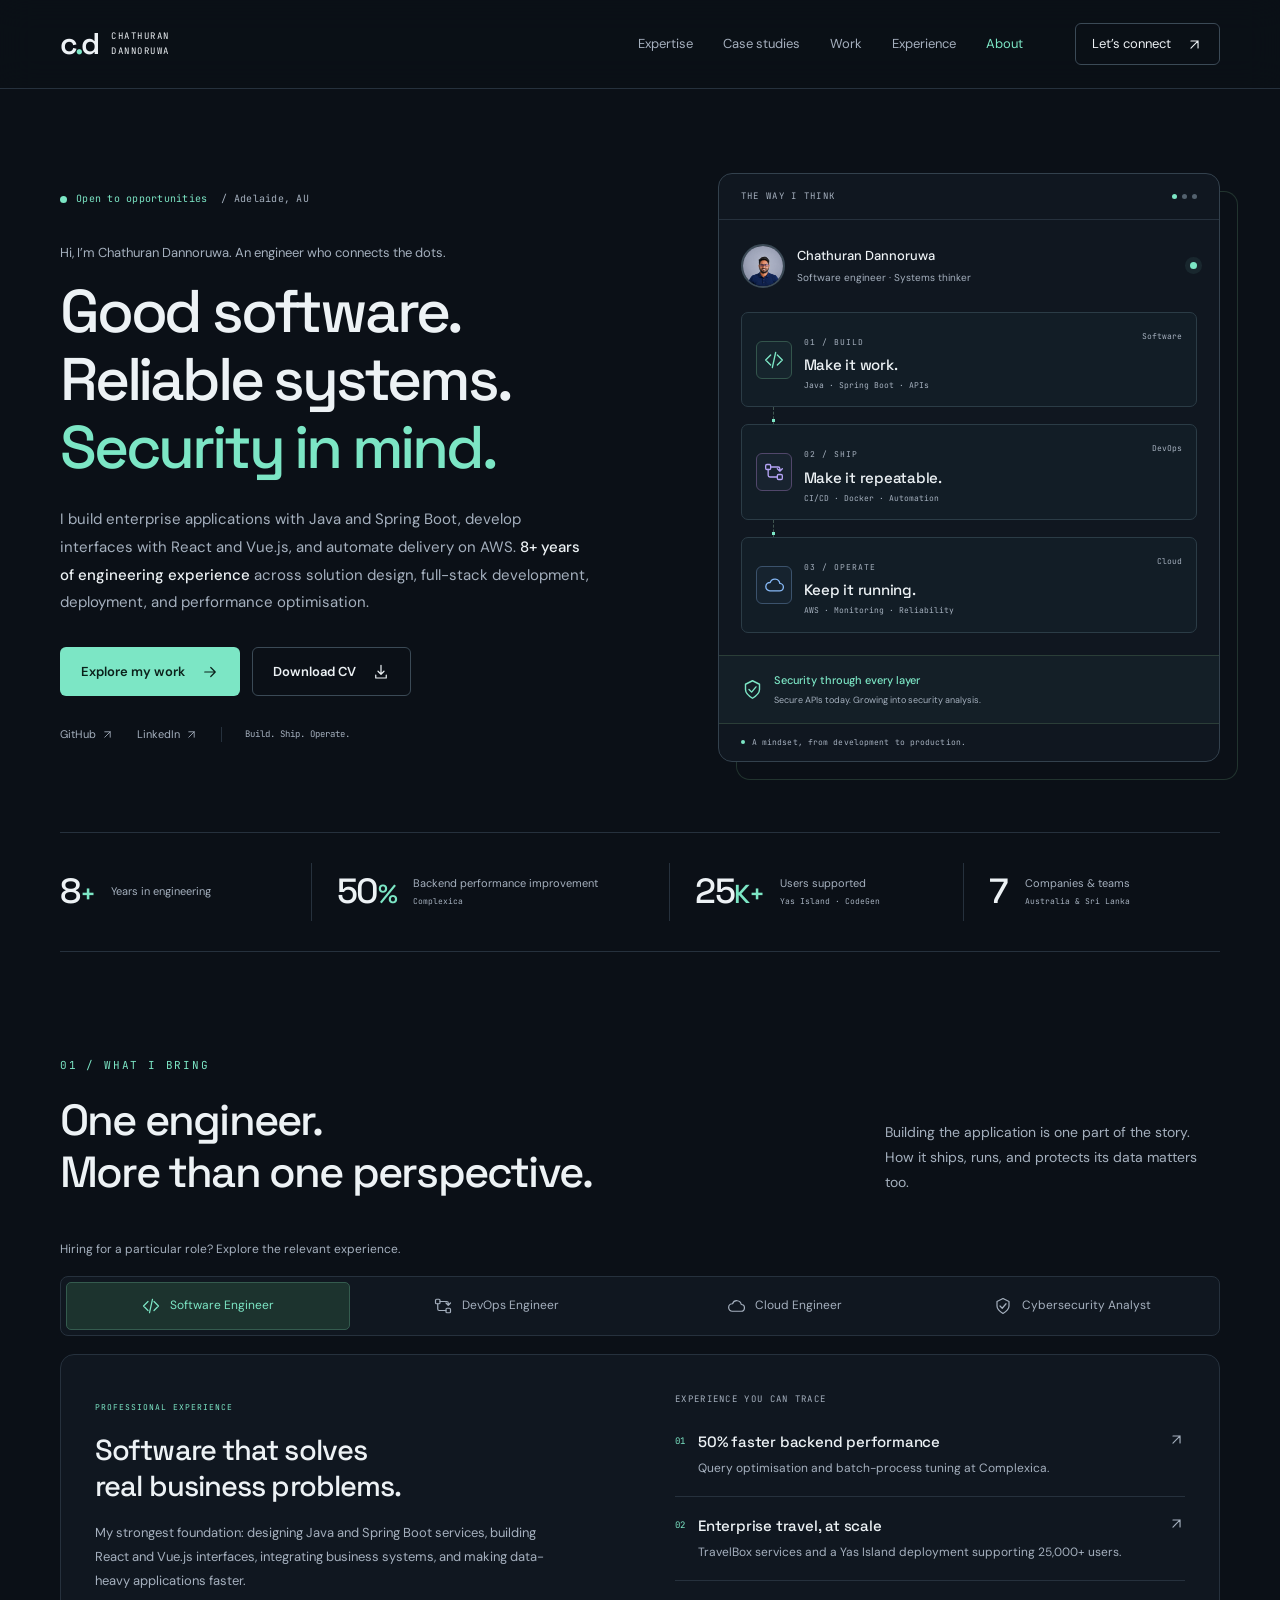
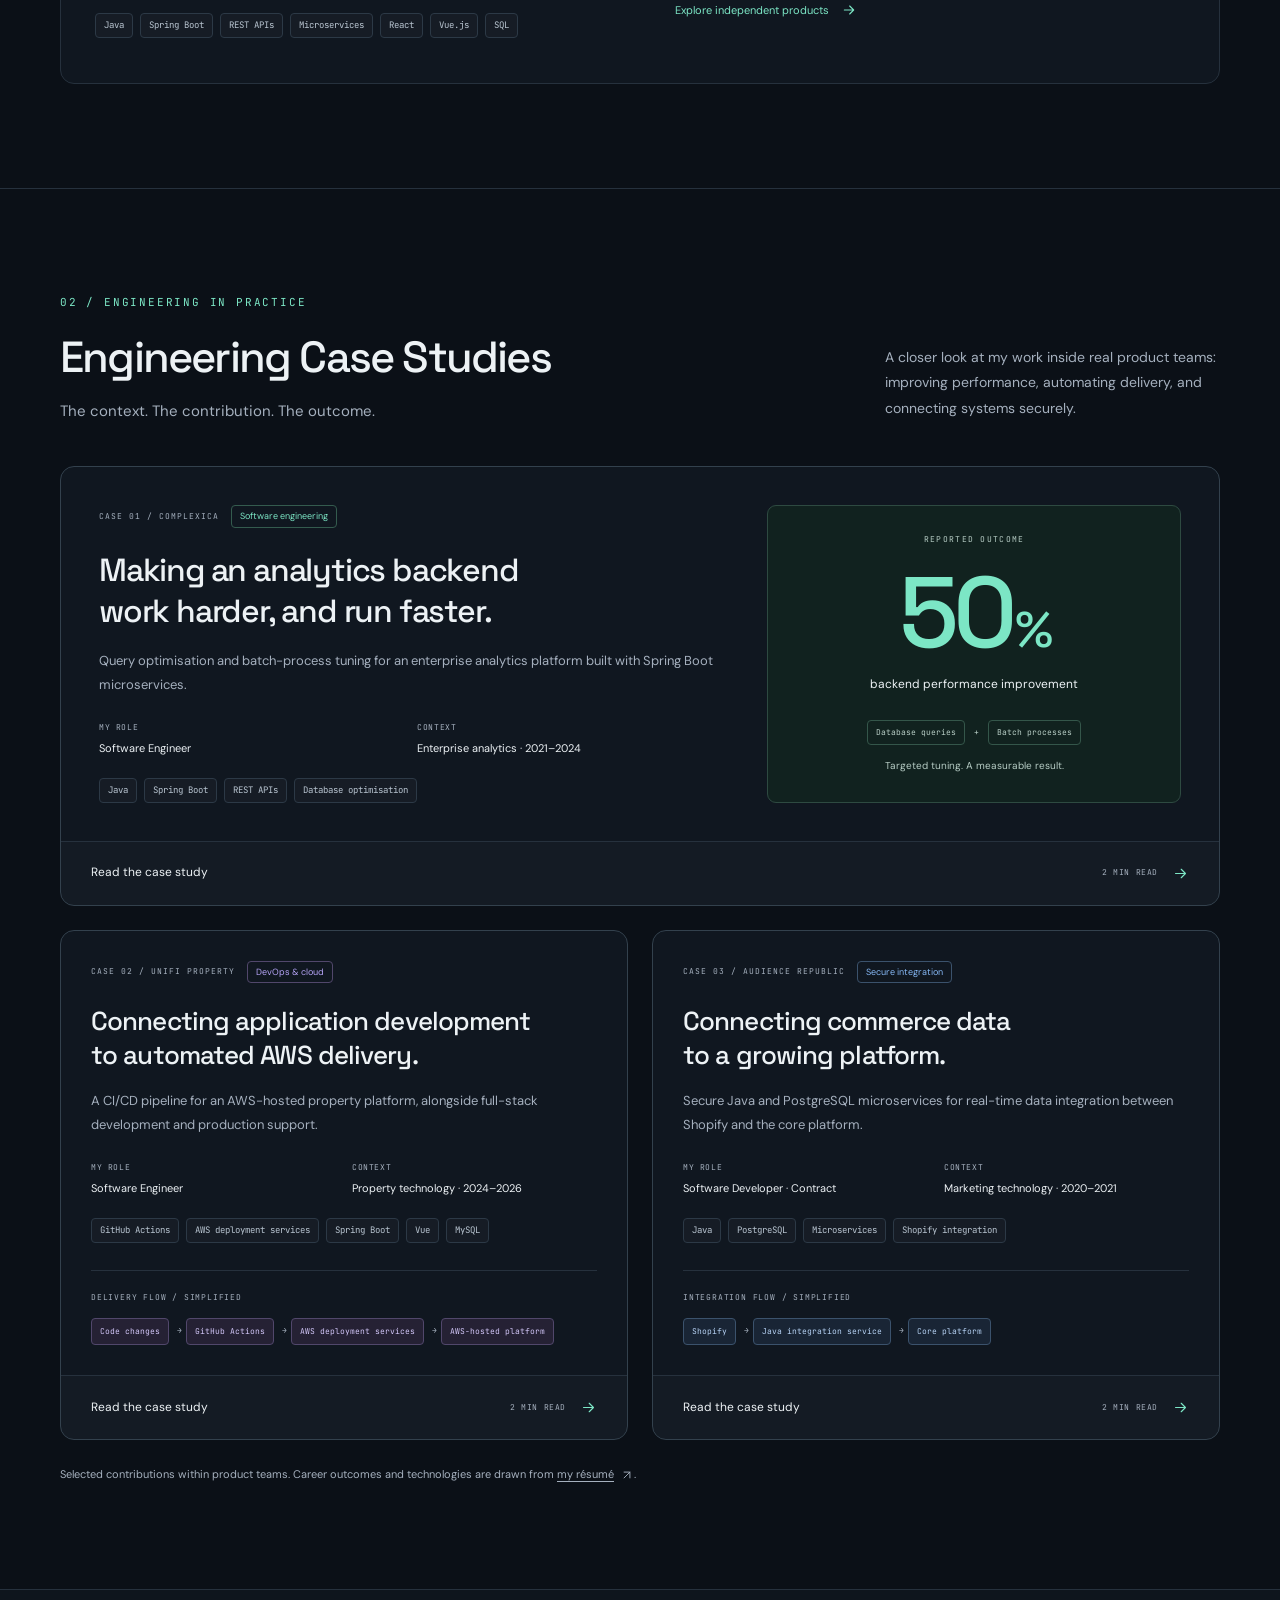
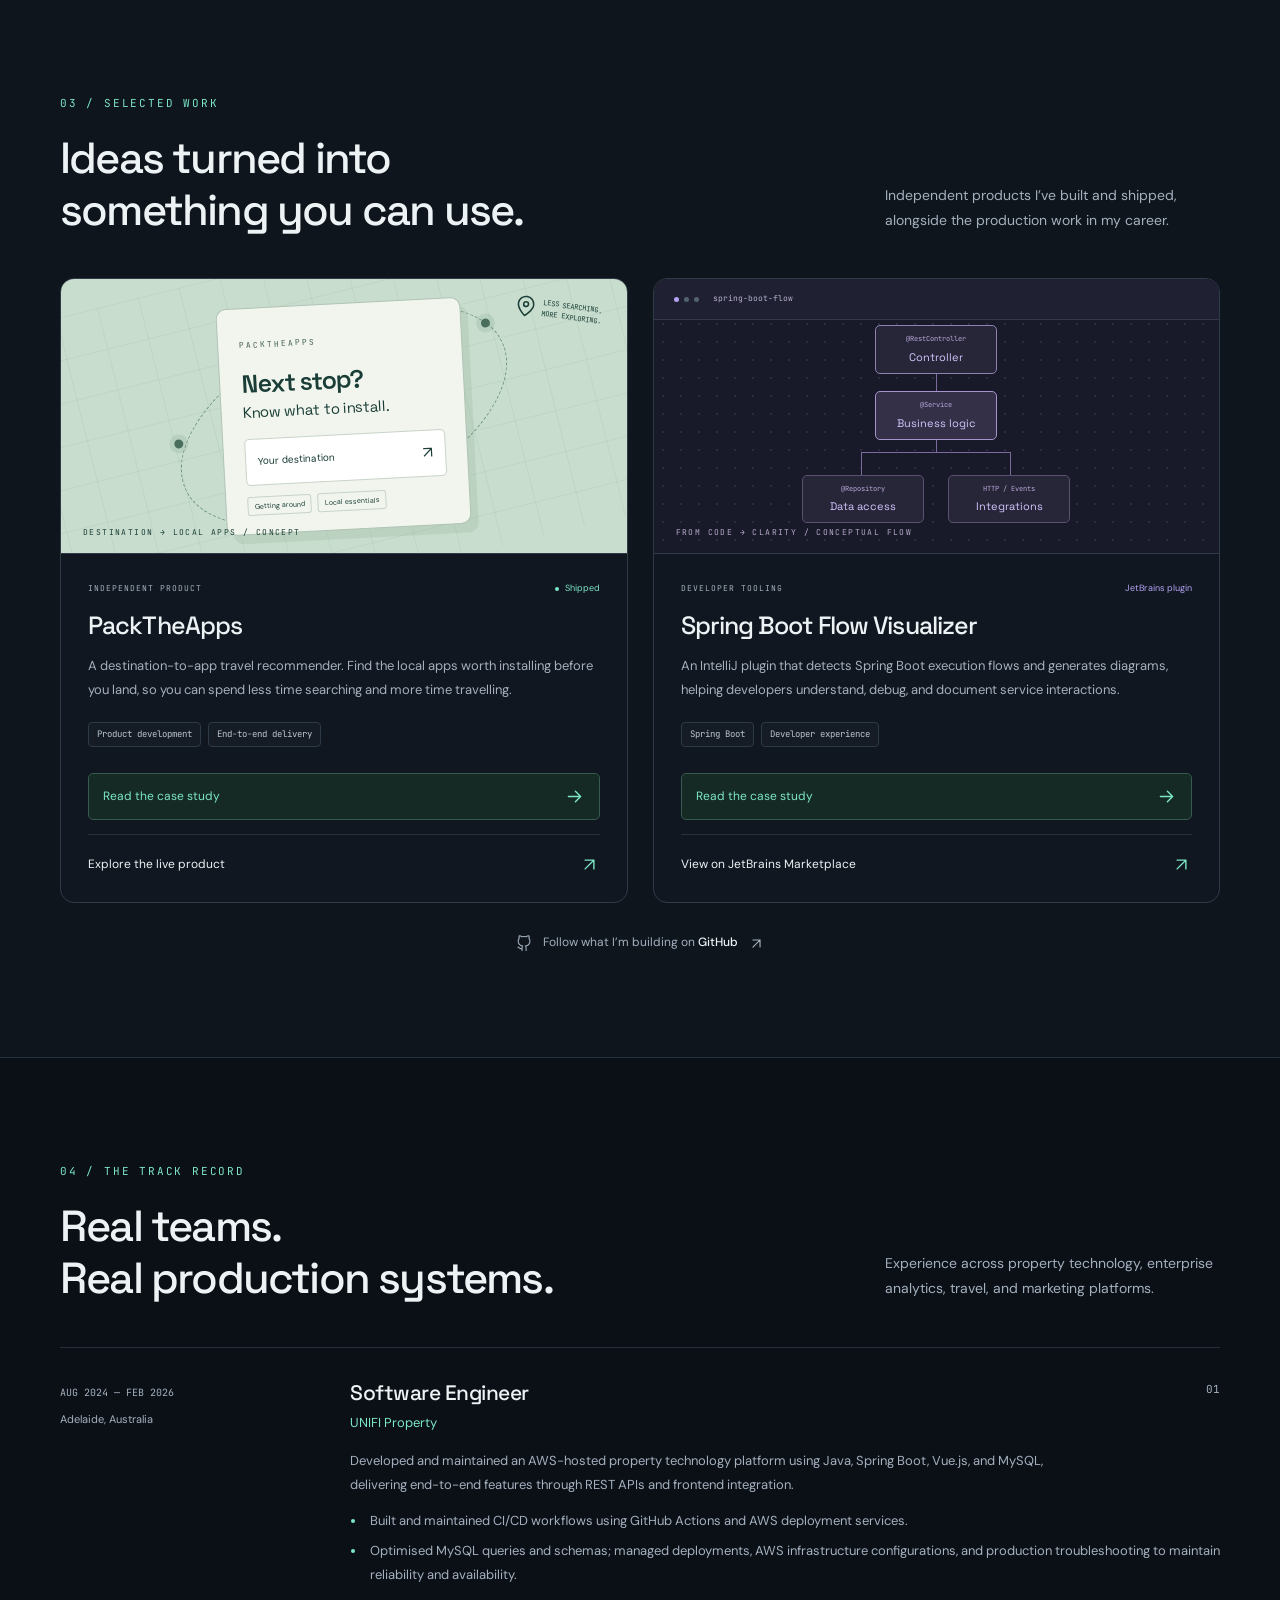
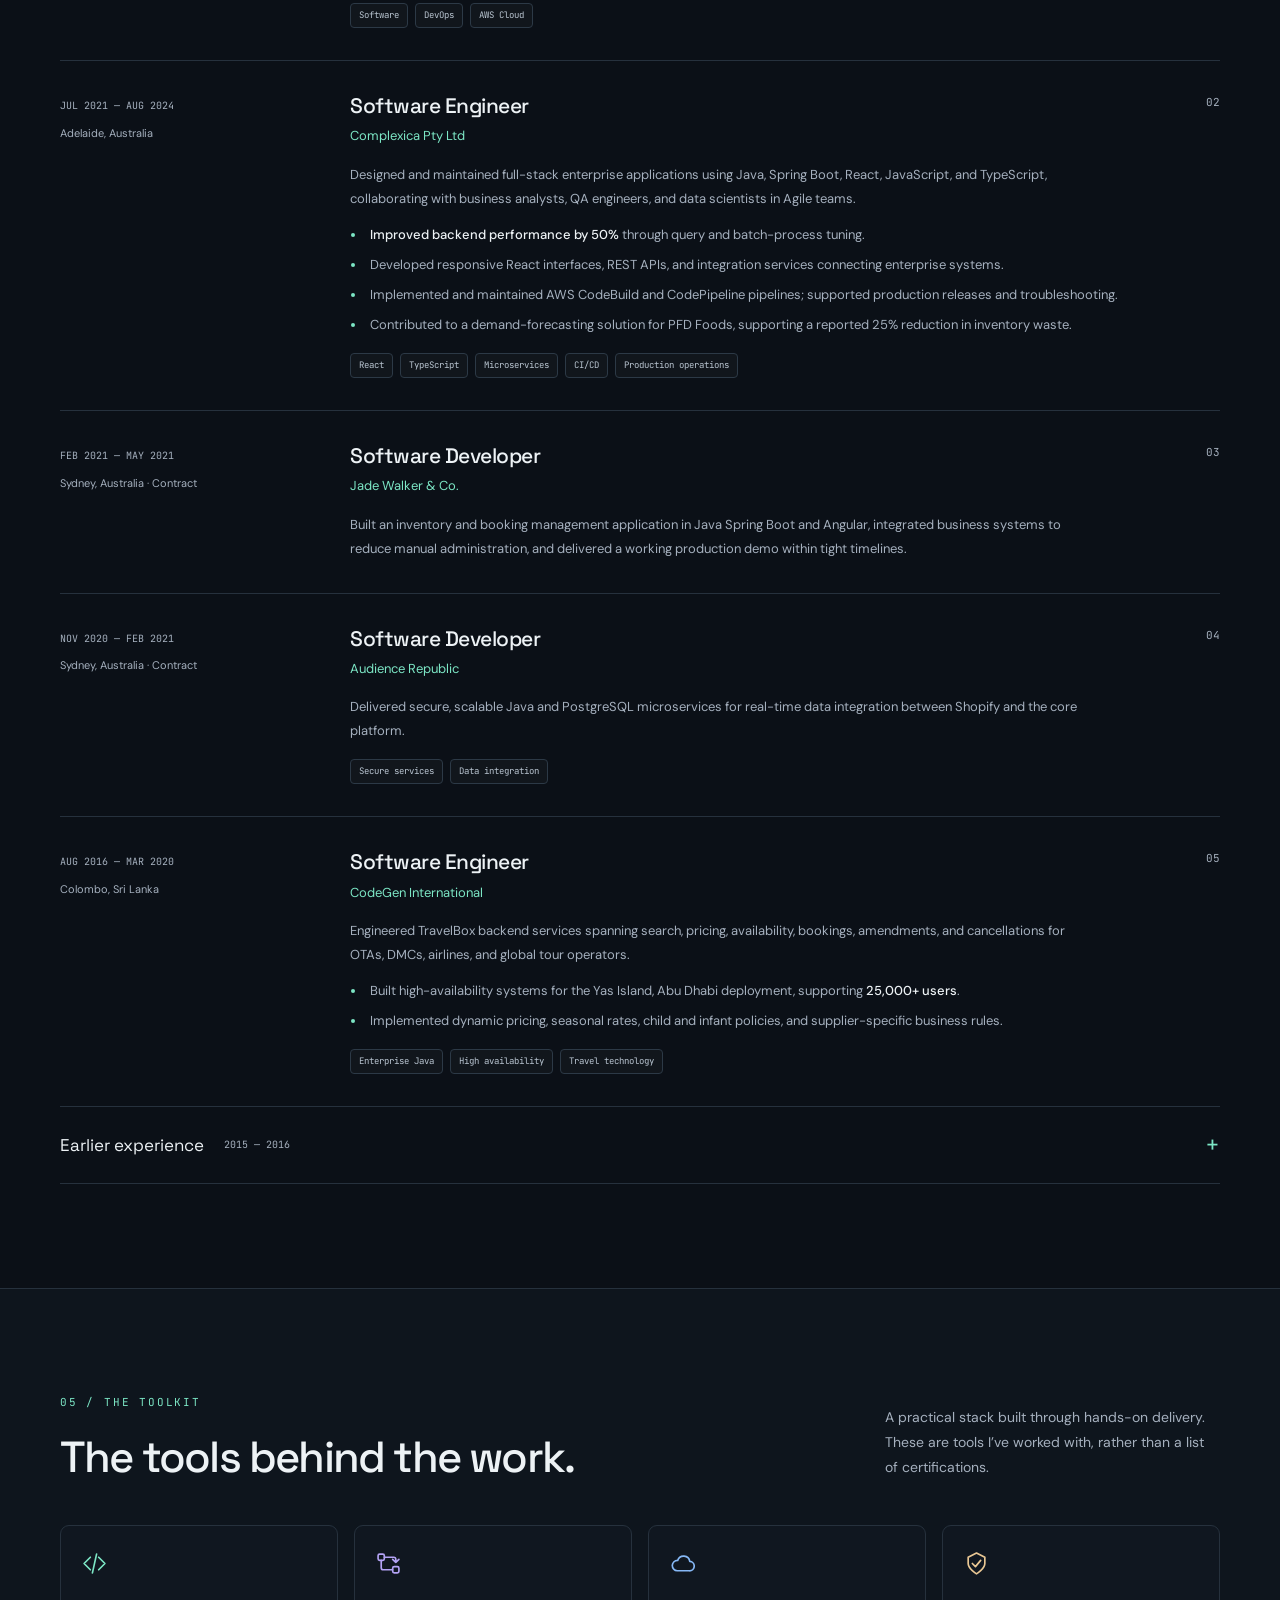
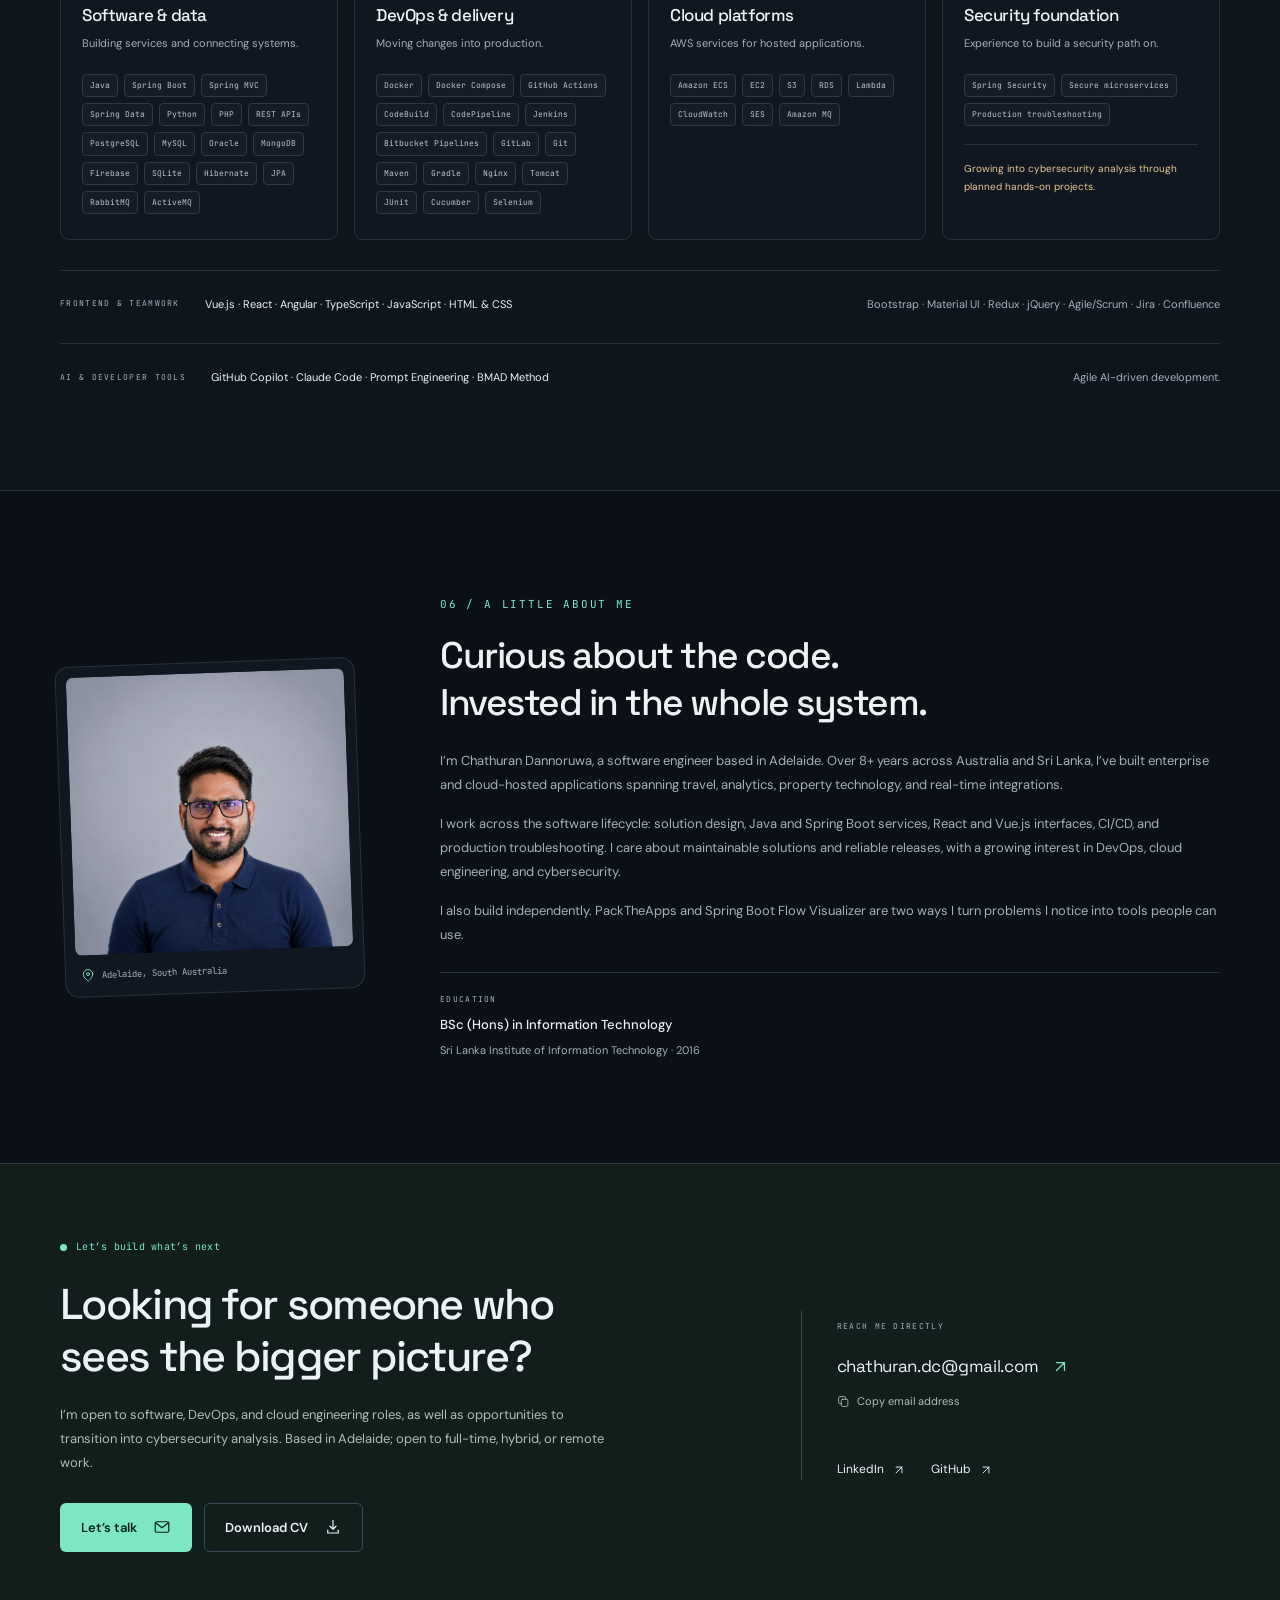
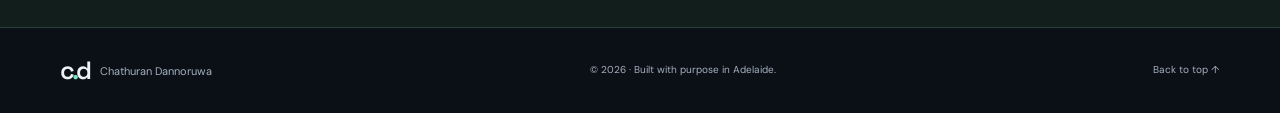
<file: index.html>
<!DOCTYPE html>
<html lang="en-AU">
<head>
  <meta charset="UTF-8">
  <meta name="viewport" content="width=device-width, initial-scale=1.0">
  <meta name="theme-color" content="#0b1017">
  <title>Chathuran Dannoruwa | Software Engineer in Adelaide</title>
  <meta name="description" content="Chathuran Dannoruwa is a software engineer in Adelaide with 8+ years of experience in Java, Spring Boot, React, Vue.js, AWS and CI/CD. Explore projects and case studies.">
  <meta name="author" content="Chathuran Dannoruwa">
  <meta name="robots" content="index, follow">
  <meta name="google-site-verification" content="pxk-vQdRou7Pf6D-nTlbxVg-gfpOEHArpQyNf453kPg">
  <link rel="canonical" href="https://chathuran.github.io/">
  <meta property="og:type" content="profile">
  <meta property="og:url" content="https://chathuran.github.io/">
  <meta property="og:site_name" content="Chathuran Dannoruwa">
  <meta property="og:title" content="Chathuran Dannoruwa | Software Engineer in Adelaide">
  <meta property="og:description" content="Chathuran Dannoruwa is a software engineer in Adelaide with 8+ years of experience in Java, Spring Boot, React, Vue.js, AWS and CI/CD. Explore projects and case studies.">
  <meta property="og:image" content="https://chathuran.github.io/assets/profile.png">
  <meta property="og:locale" content="en_AU">
  <meta name="twitter:card" content="summary">
  <meta name="twitter:title" content="Chathuran Dannoruwa | Software Engineer in Adelaide">
  <meta name="twitter:description" content="Chathuran Dannoruwa is a software engineer in Adelaide with 8+ years of experience in Java, Spring Boot, React, Vue.js, AWS and CI/CD. Explore projects and case studies.">
  <meta name="twitter:image" content="https://chathuran.github.io/assets/profile.png">
  <link rel="icon" type="image/png" href="assets/profile.png">
  <link rel="apple-touch-icon" href="assets/profile.png">
  <link rel="preconnect" href="https://fonts.googleapis.com">
  <link rel="preconnect" href="https://fonts.gstatic.com" crossorigin>
  <link href="https://fonts.googleapis.com/css2?family=DM+Sans:wght@400;500;600;700&family=Space+Grotesk:wght@400;500;600;700&family=JetBrains+Mono:wght@400;500&display=swap" rel="stylesheet">
  <link rel="stylesheet" href="css/styles.css">
  <link rel="stylesheet" href="css/case-studies.css">
  <script src="js/main.js" defer></script>
  <script type="application/ld+json">
{
  "@context": "https://schema.org",
  "@graph": [
    {
      "@type": "WebSite",
      "@id": "https://chathuran.github.io/#website",
      "url": "https://chathuran.github.io/",
      "name": "Chathuran Dannoruwa",
      "inLanguage": "en-AU",
      "publisher": {
        "@id": "https://chathuran.github.io/#person"
      }
    },
    {
      "@type": "ProfilePage",
      "@id": "https://chathuran.github.io/#profile",
      "url": "https://chathuran.github.io/",
      "name": "Chathuran Dannoruwa | Software Engineer in Adelaide",
      "description": "Chathuran Dannoruwa is a software engineer in Adelaide with 8+ years of experience building enterprise applications with Java, Spring Boot, React, Vue.js, AWS and CI/CD.",
      "isPartOf": {
        "@id": "https://chathuran.github.io/#website"
      },
      "mainEntity": {
        "@id": "https://chathuran.github.io/#person"
      },
      "inLanguage": "en-AU"
    },
    {
      "@type": "Person",
      "name": "Chathuran Dannoruwa",
      "url": "https://chathuran.github.io/",
      "image": "https://chathuran.github.io/assets/profile.png",
      "jobTitle": "Software Engineer",
      "description": "Software engineer with 8+ years of experience in enterprise applications, full-stack development, AWS-hosted platforms, CI/CD and performance optimisation.",
      "address": {
        "@type": "PostalAddress",
        "addressLocality": "Adelaide",
        "addressRegion": "South Australia",
        "addressCountry": "AU"
      },
      "email": "mailto:chathuran.dc@gmail.com",
      "sameAs": [
        "https://github.com/chathuran",
        "https://www.linkedin.com/in/chathurane/"
      ],
      "alumniOf": {
        "@type": "CollegeOrUniversity",
        "name": "Sri Lanka Institute of Information Technology"
      },
      "knowsAbout": [
        "Java",
        "Spring Boot",
        "React",
        "TypeScript",
        "Microservices",
        "REST APIs",
        "AWS",
        "Docker",
        "CI/CD",
        "GitHub Actions",
        "AWS CodePipeline",
        "CloudWatch",
        "Spring Security",
        "PostgreSQL",
        "MySQL",
        "RabbitMQ",
        "Vue.js"
      ],
      "@id": "https://chathuran.github.io/#person",
      "givenName": "Chathuran",
      "familyName": "Dannoruwa",
      "mainEntityOfPage": {
        "@id": "https://chathuran.github.io/#profile"
      }
    }
  ]
}
  </script>
</head>
<body>
  <a class="skip-link" href="#main">Skip to content</a>
  <svg class="icon-library" xmlns="http://www.w3.org/2000/svg" aria-hidden="true">
    <symbol id="i-arrow" viewBox="0 0 24 24"><path d="M5 12h14m-6-6 6 6-6 6"/></symbol>
    <symbol id="i-external" viewBox="0 0 24 24"><path d="M7 17 17 7M7 7h10v10"/></symbol>
    <symbol id="i-download" viewBox="0 0 24 24"><path d="M12 3v12m-4-4 4 4 4-4M5 16v4h14v-4"/></symbol>
    <symbol id="i-code" viewBox="0 0 24 24"><path d="m8 6-6 6 6 6m8-12 6 6-6 6M14 3l-4 18"/></symbol>
    <symbol id="i-flow" viewBox="0 0 24 24"><rect x="2" y="3" width="6" height="6" rx="1.5"/><rect x="16" y="15" width="6" height="6" rx="1.5"/><path d="M5 9v7a2 2 0 0 0 2 2h9M8 6h9a2 2 0 0 1 2 2v3m-3-3 3 3 3-3"/></symbol>
    <symbol id="i-cloud" viewBox="0 0 24 24"><path d="M7 19a5 5 0 1 1 .4-10A6 6 0 0 1 19 10a4.5 4.5 0 0 1-.5 9H7Z"/></symbol>
    <symbol id="i-shield" viewBox="0 0 24 24"><path d="m12 2 8 4v6c0 5-8 10-8 10S4 17 4 12V6l8-4Z"/><path d="m8 12 3 3 5-6"/></symbol>
    <symbol id="i-mail" viewBox="0 0 24 24"><rect x="3" y="5" width="18" height="14" rx="2"/><path d="m3 6 9 7 9-7"/></symbol>
    <symbol id="i-github" viewBox="0 0 24 24"><path d="M9 19c-4 1-4-2-6-2m12 5v-4a3.5 3.5 0 0 0-1-2.7c3.3-.4 6.7-1.6 6.7-7.3A5.7 5.7 0 0 0 19.2 4 5.3 5.3 0 0 0 19.1.1S17.8-.3 15 1.6a14 14 0 0 0-6 0C6.2-.3 4.9.1 4.9.1A5.3 5.3 0 0 0 4.8 4a5.7 5.7 0 0 0-1.5 4c0 5.7 3.4 6.9 6.7 7.3A3.5 3.5 0 0 0 9 18v4" transform="translate(0 1) scale(.95)"/></symbol>
    <symbol id="i-pin" viewBox="0 0 24 24"><path d="M20 10c0 6-8 12-8 12S4 16 4 10a8 8 0 1 1 16 0Z"/><circle cx="12" cy="10" r="2.5"/></symbol>
    <symbol id="i-copy" viewBox="0 0 24 24"><rect x="8" y="8" width="12" height="13" rx="2"/><path d="M16 8V5a2 2 0 0 0-2-2H5a2 2 0 0 0-2 2v9a2 2 0 0 0 2 2h3"/></symbol>
  </svg>
  <header class="site-header">
    <nav class="container nav" aria-label="Main navigation">
      <a class="brand" href="#home" aria-label="Chathuran Dannoruwa, home"><span class="brand-mark">c<span>.</span>d</span><span class="brand-name">CHATHURAN<br>DANNORUWA</span></a>
      <div class="nav-links" id="navigation"><a href="#expertise">Expertise</a><a href="#case-studies">Case studies</a><a href="#work">Work</a><a href="#experience">Experience</a><a href="#about">About</a></div>
      <a class="nav-contact" href="#contact">Let’s connect <svg class="icon"><use href="#i-external"/></svg></a>
      <button class="menu-toggle" type="button" aria-expanded="false" aria-controls="navigation" aria-label="Open navigation"><span></span><span></span></button>
    </nav>
  </header>
  <main id="main">
    <section class="hero container" id="home" aria-labelledby="hero-title">
      <div class="hero-copy">
        <p class="availability"><span class="status-dot"></span> Open to opportunities <span class="availability-location">/ Adelaide, AU</span></p>
        <p class="eyebrow hero-eyebrow">Hi, I’m Chathuran Dannoruwa. An engineer who connects the dots.</p>
        <h1 class="hero-tagline" id="hero-title">Good software.<br>Reliable systems.<br><span>Security in mind.</span></h1>
        <p class="hero-description">I build enterprise applications with Java and Spring Boot, develop interfaces with React and Vue.js, and automate delivery on AWS. <strong>8+ years of engineering experience</strong> across solution design, full-stack development, deployment, and performance optimisation.</p>
        <div class="hero-actions"><a class="button button-primary" href="#work">Explore my work <svg class="icon"><use href="#i-arrow"/></svg></a><a class="button button-secondary" href="assets/Chathuran%20Dannoruwa%20Resume.pdf" download>Download CV <svg class="icon"><use href="#i-download"/></svg></a></div>
        <div class="hero-socials"><a href="https://github.com/chathuran" target="_blank" rel="noopener noreferrer">GitHub <svg class="icon"><use href="#i-external"/></svg></a><a href="https://www.linkedin.com/in/chathurane/" target="_blank" rel="noopener noreferrer">LinkedIn <svg class="icon"><use href="#i-external"/></svg></a><span>Build. Ship. Operate.</span></div>
      </div>
      <div class="engineering-card">
        <div class="engineering-topline"><span class="mono">THE WAY I THINK</span><span class="window-dots" aria-hidden="true"><i></i><i></i><i></i></span></div>
        <div class="engineering-profile"><img src="assets/profile.png" alt="Chathuran Dannoruwa" width="52" height="52"><div><strong>Chathuran Dannoruwa</strong><span>Software engineer · Systems thinker</span></div><span class="profile-status" title="Open to opportunities" aria-label="Open to opportunities"></span></div>
        <div class="system-map" aria-label="My engineering approach: build software, automate delivery, operate in the cloud, and consider security throughout.">
          <div class="system-node"><div class="node-icon"><svg class="icon"><use href="#i-code"/></svg></div><div><span class="node-step">01 / BUILD</span><h2>Make it work.</h2><p>Java · Spring Boot · APIs</p></div><span class="node-label">Software</span></div>
          <div class="system-connector" aria-hidden="true"><span></span></div>
          <div class="system-node"><div class="node-icon violet"><svg class="icon"><use href="#i-flow"/></svg></div><div><span class="node-step">02 / SHIP</span><h2>Make it repeatable.</h2><p>CI/CD · Docker · Automation</p></div><span class="node-label">DevOps</span></div>
          <div class="system-connector" aria-hidden="true"><span></span></div>
          <div class="system-node"><div class="node-icon blue"><svg class="icon"><use href="#i-cloud"/></svg></div><div><span class="node-step">03 / OPERATE</span><h2>Keep it running.</h2><p>AWS · Monitoring · Reliability</p></div><span class="node-label">Cloud</span></div>
        </div>
        <div class="security-foundation"><svg class="icon"><use href="#i-shield"/></svg><div><strong>Security through every layer</strong><span>Secure APIs today. Growing into security analysis.</span></div></div>
        <div class="engineering-footnote"><span class="status-dot"></span> A mindset, from development to production.</div>
      </div>
    </section>
    <div class="container"><div class="proof-strip" aria-label="Career highlights"><div><strong>8<span>+</span></strong><p>Years in engineering</p></div><div><strong>50<span>%</span></strong><p>Backend performance improvement<small>Complexica</small></p></div><div><strong>25<span>K+</span></strong><p>Users supported<small>Yas Island · CodeGen</small></p></div><div><strong>7</strong><p>Companies &amp; teams<small>Australia &amp; Sri Lanka</small></p></div></div></div>
    <section class="section container" id="expertise" aria-labelledby="expertise-title">
      <div class="section-heading"><div><p class="eyebrow">01 / WHAT I BRING</p><h2 id="expertise-title">One engineer.<br>More than one perspective.</h2></div><p class="section-intro">Building the application is one part of the story. How it ships, runs, and protects its data matters too.</p></div>
      <p class="role-prompt">Hiring for a particular role? Explore the relevant experience.</p>
      <div class="role-tabs" role="tablist" aria-label="Explore my experience by role">
        <button type="button" role="tab" id="tab-software" aria-selected="true" aria-controls="panel-software" data-role="software"><svg class="icon"><use href="#i-code"/></svg>Software Engineer</button>
        <button type="button" role="tab" id="tab-devops" aria-selected="false" aria-controls="panel-devops" tabindex="-1" data-role="devops"><svg class="icon"><use href="#i-flow"/></svg>DevOps Engineer</button>
        <button type="button" role="tab" id="tab-cloud" aria-selected="false" aria-controls="panel-cloud" tabindex="-1" data-role="cloud"><svg class="icon"><use href="#i-cloud"/></svg>Cloud Engineer</button>
        <button type="button" role="tab" id="tab-security" aria-selected="false" aria-controls="panel-security" tabindex="-1" data-role="security"><svg class="icon"><use href="#i-shield"/></svg>Cybersecurity Analyst</button>
      </div>
      <div class="role-panel" role="tabpanel" id="panel-software" aria-labelledby="tab-software" tabindex="0">
        <div class="role-overview"><span class="experience-label">PROFESSIONAL EXPERIENCE</span><h3>Software that solves<br>real business problems.</h3><p>My strongest foundation: designing Java and Spring Boot services, building React and Vue.js interfaces, integrating business systems, and making data-heavy applications faster.</p><div class="tags"><span>Java</span><span>Spring Boot</span><span>REST APIs</span><span>Microservices</span><span>React</span><span>Vue.js</span><span>SQL</span></div></div>
        <div class="role-evidence"><p class="mini-label">EXPERIENCE YOU CAN TRACE</p><a class="evidence-item" href="case-studies/complexica.html"><span>01</span><div><h4>50% faster backend performance</h4><p>Query optimisation and batch-process tuning at Complexica.</p></div><svg class="icon"><use href="#i-external"/></svg></a><a class="evidence-item" href="#experience-codegen"><span>02</span><div><h4>Enterprise travel, at scale</h4><p>TravelBox services and a Yas Island deployment supporting 25,000+ users.</p></div><svg class="icon"><use href="#i-external"/></svg></a><a class="text-link" href="#work">Explore independent products <svg class="icon"><use href="#i-arrow"/></svg></a></div>
      </div>
      <div class="role-panel" role="tabpanel" id="panel-devops" aria-labelledby="tab-devops" tabindex="0" hidden>
        <div class="role-overview"><span class="experience-label">HANDS-ON DELIVERY EXPERIENCE</span><h3>From a code change<br>to a repeatable release.</h3><p>I’ve implemented deployment pipelines and supported production releases as part of software delivery. I’m looking to bring that practical experience into a dedicated DevOps role.</p><div class="tags"><span>GitHub Actions</span><span>AWS deployments</span><span>CodeBuild</span><span>CodePipeline</span><span>Docker</span></div></div>
        <div class="role-evidence"><p class="mini-label">EXPERIENCE YOU CAN TRACE</p><a class="evidence-item" href="case-studies/unifi.html"><span>01</span><div><h4>Automated application deployment</h4><p>Built and maintained GitHub Actions workflows with AWS deployment services at UNIFI Property.</p></div><svg class="icon"><use href="#i-external"/></svg></a><a class="evidence-item" href="case-studies/complexica.html"><span>02</span><div><h4>Build pipelines and production support</h4><p>CodeBuild, CodePipeline, release support, and production troubleshooting at Complexica.</p></div><svg class="icon"><use href="#i-external"/></svg></a><a class="text-link" href="#stack">See the tools I work with <svg class="icon"><use href="#i-arrow"/></svg></a></div>
      </div>
      <div class="role-panel" role="tabpanel" id="panel-cloud" aria-labelledby="tab-cloud" tabindex="0" hidden>
        <div class="role-overview"><span class="experience-label">HANDS-ON AWS EXPERIENCE</span><h3>Cloud experience<br>grounded in production.</h3><p>I’ve built and maintained AWS-hosted applications, worked with cloud delivery services, and investigated production issues. Cloud engineering is a natural next step from that foundation.</p><div class="tags"><span>AWS ECS &amp; EC2</span><span>S3 &amp; RDS</span><span>Lambda</span><span>CloudWatch</span><span>Docker</span></div></div>
        <div class="role-evidence"><p class="mini-label">EXPERIENCE YOU CAN TRACE</p><a class="evidence-item" href="case-studies/unifi.html"><span>01</span><div><h4>AWS-hosted property platform</h4><p>Application delivery, MySQL optimisation, and production issue resolution at UNIFI.</p></div><svg class="icon"><use href="#i-external"/></svg></a><a class="evidence-item" href="case-studies/complexica.html"><span>02</span><div><h4>Cloud-native delivery services</h4><p>AWS CodeBuild and CodePipeline for enterprise analytics services at Complexica.</p></div><svg class="icon"><use href="#i-external"/></svg></a><a class="text-link" href="assets/Chathuran%20Dannoruwa%20Resume.pdf" download>Download the full background <svg class="icon"><use href="#i-download"/></svg></a></div>
      </div>
      <div class="role-panel" role="tabpanel" id="panel-security" aria-labelledby="tab-security" tabindex="0" hidden>
        <div class="role-overview"><span class="experience-label learning-label">CAREER DIRECTION / TRANSFERABLE EXPERIENCE</span><h3>A developer’s foundation.<br>A security-focused next step.</h3><p>I’m pursuing cybersecurity analyst opportunities, bringing experience with Spring Security, secure microservices, and production troubleshooting. My next step is building hands-on security analysis projects.</p><div class="tags"><span>Spring Security</span><span>Secure APIs</span><span>Production troubleshooting</span><span>Java &amp; Python</span></div></div>
        <div class="role-evidence"><p class="mini-label">FOUNDATION &amp; NEXT STEPS</p><a class="evidence-item" href="case-studies/audience.html"><span>01</span><div><h4>Secure integration services</h4><p>Delivered secure Java/PostgreSQL microservices for real-time Shopify integration at Audience Republic.</p></div><svg class="icon"><use href="#i-external"/></svg></a><div class="evidence-item"><span>02</span><div><h4>Building dedicated analyst evidence</h4><p>Planned personal work: log analysis, detection rules, and documented incident investigations. These projects are not yet completed.</p></div></div><a class="text-link" href="#contact">Discuss an entry path into security <svg class="icon"><use href="#i-arrow"/></svg></a></div>
      </div>
      <noscript><p class="noscript-note">Role switching needs JavaScript. All cloud, DevOps, and secure-service experience is also listed in the work history and skills below.</p></noscript>
    </section>
    <section class="case-section" id="case-studies" aria-labelledby="case-studies-title">
      <div class="container section">
        <div class="section-heading">
          <div>
            <p class="eyebrow">02 / ENGINEERING IN PRACTICE</p>
            <h2 id="case-studies-title">Engineering Case Studies</h2>
            <p class="case-heading-subtitle">The context. The contribution. The outcome.</p>
          </div>
          <p class="section-intro">A closer look at my work inside real product teams: improving performance, automating delivery, and connecting systems securely.</p>
        </div>

        <div class="case-grid">
          <article class="case-study case-featured" id="case-complexica" aria-labelledby="case-complexica-title">
            <div class="case-overview">
              <div class="case-introduction">
                <div class="case-topline"><span class="mini-label">CASE 01 / COMPLEXICA</span><span class="case-category">Software engineering</span></div>
                <h3 id="case-complexica-title">Making an analytics backend<br>work harder, and run faster.</h3>
                <p>Query optimisation and batch-process tuning for an enterprise analytics platform built with Spring Boot microservices.</p>
                <dl class="case-facts"><div><dt>My role</dt><dd>Software Engineer</dd></div><div><dt>Context</dt><dd>Enterprise analytics · 2021–2024</dd></div></dl>
                <div class="tags" aria-label="Technologies"><span>Java</span><span>Spring Boot</span><span>REST APIs</span><span>Database optimisation</span></div>
              </div>
              <div class="case-result">
                <span class="mini-label">REPORTED OUTCOME</span>
                <p class="case-metric">50<span>%</span></p>
                <p class="case-metric-label">backend performance improvement</p>
                <div class="case-process" aria-label="Performance work focused on database queries and batch processes"><span>Database queries</span><span aria-hidden="true">+</span><span>Batch processes</span></div>
                <span class="case-result-note">Targeted tuning. A measurable result.</span>
              </div>
            </div>
            <a class="case-link" href="case-studies/complexica.html" aria-label="Read the Complexica case study"><span>Read the case study</span><span class="case-read-time">2 MIN READ</span><svg class="icon" aria-hidden="true"><use href="#i-arrow"/></svg></a>
          </article>

          <article class="case-study" id="case-unifi" aria-labelledby="case-unifi-title">
            <div class="case-overview">
              <div class="case-introduction">
                <div class="case-topline"><span class="mini-label">CASE 02 / UNIFI PROPERTY</span><span class="case-category case-category-violet">DevOps &amp; cloud</span></div>
                <h3 id="case-unifi-title">Connecting application development<br>to automated AWS delivery.</h3>
                <p>A CI/CD pipeline for an AWS-hosted property platform, alongside full-stack development and production support.</p>
                <dl class="case-facts"><div><dt>My role</dt><dd>Software Engineer</dd></div><div><dt>Context</dt><dd>Property technology · 2024–2026</dd></div></dl>
                <div class="tags" aria-label="Technologies"><span>GitHub Actions</span><span>AWS deployment services</span><span>Spring Boot</span><span>Vue</span><span>MySQL</span></div>
              </div>
              <div class="case-flow-wrap">
                <p class="mini-label">DELIVERY FLOW / SIMPLIFIED</p>
                <ol class="case-flow"><li>Code changes</li><li>GitHub Actions</li><li>AWS deployment services</li><li>AWS-hosted platform</li></ol>
              </div>
            </div>
            <a class="case-link" href="case-studies/unifi.html" aria-label="Read the UNIFI Property case study"><span>Read the case study</span><span class="case-read-time">2 MIN READ</span><svg class="icon" aria-hidden="true"><use href="#i-arrow"/></svg></a>
          </article>

          <article class="case-study" id="case-audience" aria-labelledby="case-audience-title">
            <div class="case-overview">
              <div class="case-introduction">
                <div class="case-topline"><span class="mini-label">CASE 03 / AUDIENCE REPUBLIC</span><span class="case-category case-category-blue">Secure integration</span></div>
                <h3 id="case-audience-title">Connecting commerce data<br>to a growing platform.</h3>
                <p>Secure Java and PostgreSQL microservices for real-time data integration between Shopify and the core platform.</p>
                <dl class="case-facts"><div><dt>My role</dt><dd>Software Developer · Contract</dd></div><div><dt>Context</dt><dd>Marketing technology · 2020–2021</dd></div></dl>
                <div class="tags" aria-label="Technologies"><span>Java</span><span>PostgreSQL</span><span>Microservices</span><span>Shopify integration</span></div>
              </div>
              <div class="case-flow-wrap">
                <p class="mini-label">INTEGRATION FLOW / SIMPLIFIED</p>
                <ol class="case-flow case-flow-blue"><li>Shopify</li><li>Java integration service</li><li>Core platform</li></ol>
              </div>
            </div>
            <a class="case-link" href="case-studies/audience.html" aria-label="Read the Audience Republic case study"><span>Read the case study</span><span class="case-read-time">2 MIN READ</span><svg class="icon" aria-hidden="true"><use href="#i-arrow"/></svg></a>
          </article>
        </div>
        <p class="case-source-note">Selected contributions within product teams. Career outcomes and technologies are drawn from <a href="assets/Chathuran%20Dannoruwa%20Resume.pdf">my résumé <svg class="icon"><use href="#i-external"/></svg></a>.</p>
      </div>
    </section>
    <section class="work-section" id="work" aria-labelledby="work-title"><div class="container section">
      <div class="section-heading"><div><p class="eyebrow">03 / SELECTED WORK</p><h2 id="work-title">Ideas turned into<br>something you can use.</h2></div><p class="section-intro">Independent products I’ve built and shipped, alongside the production work in my career.</p></div>
      <div class="projects-grid">
        <article class="project-card">
          <div class="project-art travel-art" aria-hidden="true"><div class="map-grid"></div><div class="travel-route"><span class="route-start"></span><span class="route-end"></span></div><div class="travel-stamp"><svg class="icon"><use href="#i-pin"/></svg><span>LESS SEARCHING.<br>MORE EXPLORING.</span></div><div class="travel-preview"><span class="mini-label">PACKTHEAPPS</span><strong>Next stop?<span>Know what to install.</span></strong><div class="destination">Your destination <span>↗</span></div><div class="travel-categories"><span>Getting around</span><span>Local essentials</span></div></div><span class="art-caption">DESTINATION → LOCAL APPS / CONCEPT</span></div>
          <div class="project-content"><div class="project-meta"><span class="project-kind">INDEPENDENT PRODUCT</span><span class="live-label"><span class="status-dot"></span>Shipped</span></div><h3>PackTheApps</h3><p>A destination-to-app travel recommender. Find the local apps worth installing before you land, so you can spend less time searching and more time travelling.</p><div class="tags"><span>Product development</span><span>End-to-end delivery</span></div><a class="project-case-link" href="case-studies/packtheapps.html">Read the case study <svg class="icon" aria-hidden="true"><use href="#i-arrow"/></svg></a><a class="project-link" href="https://travel.packtheapps.com/" target="_blank" rel="noopener noreferrer">Explore the live product <svg class="icon"><use href="#i-external"/></svg></a></div>
        </article>
        <article class="project-card">
          <div class="project-art flow-art" aria-hidden="true"><div class="editor-top"><span class="window-dots"><i></i><i></i><i></i></span><span>spring-boot-flow</span></div><div class="flow-diagram"><div class="flow-node controller"><span>@RestController</span><strong>Controller</strong></div><div class="flow-line"></div><div class="flow-node service"><span>@Service</span><strong>Business logic</strong></div><div class="flow-fork"></div><div class="flow-bottom"><div class="flow-node"><span>@Repository</span><strong>Data access</strong></div><div class="flow-node"><span>HTTP / Events</span><strong>Integrations</strong></div></div></div><span class="art-caption">FROM CODE → CLARITY / CONCEPTUAL FLOW</span></div>
          <div class="project-content"><div class="project-meta"><span class="project-kind">DEVELOPER TOOLING</span><span class="live-label violet-text">JetBrains plugin</span></div><h3>Spring Boot Flow Visualizer</h3><p>An IntelliJ plugin that detects Spring Boot execution flows and generates diagrams, helping developers understand, debug, and document service interactions.</p><div class="tags"><span>Spring Boot</span><span>Developer experience</span></div><a class="project-case-link" href="case-studies/spring-boot-flow-visualizer.html">Read the case study <svg class="icon" aria-hidden="true"><use href="#i-arrow"/></svg></a><a class="project-link" href="https://plugins.jetbrains.com/plugin/30876-spring-boot-flow-visualizer/versions/stable" target="_blank" rel="noopener noreferrer">View on JetBrains Marketplace <svg class="icon"><use href="#i-external"/></svg></a></div>
        </article>
      </div>
      <a class="github-note" href="https://github.com/chathuran" target="_blank" rel="noopener noreferrer"><svg class="icon"><use href="#i-github"/></svg><span>Follow what I’m building on <strong>GitHub</strong></span><svg class="icon"><use href="#i-external"/></svg></a>
    </div></section>
    <section class="section container" id="experience" aria-labelledby="experience-title">
      <div class="section-heading"><div><p class="eyebrow">04 / THE TRACK RECORD</p><h2 id="experience-title">Real teams.<br>Real production systems.</h2></div><p class="section-intro">Experience across property technology, enterprise analytics, travel, and marketing platforms.</p></div>
      <div class="experience-list">
        <article class="experience-row" id="experience-unifi"><div class="experience-date">AUG 2024 — FEB 2026<span>Adelaide, Australia</span></div><div class="experience-content"><div class="job-heading"><div><h3>Software Engineer</h3><p class="company">UNIFI Property</p></div><span class="job-index">01</span></div><p>Developed and maintained an AWS-hosted property technology platform using Java, Spring Boot, Vue.js, and MySQL, delivering end-to-end features through REST APIs and frontend integration.</p><ul class="impact-list"><li>Built and maintained CI/CD workflows using GitHub Actions and AWS deployment services.</li><li>Optimised MySQL queries and schemas; managed deployments, AWS infrastructure configurations, and production troubleshooting to maintain reliability and availability.</li></ul><div class="tags"><span>Software</span><span>DevOps</span><span>AWS Cloud</span></div></div></article>
        <article class="experience-row" id="experience-complexica"><div class="experience-date">JUL 2021 — AUG 2024<span>Adelaide, Australia</span></div><div class="experience-content"><div class="job-heading"><div><h3>Software Engineer</h3><p class="company">Complexica Pty Ltd</p></div><span class="job-index">02</span></div><p>Designed and maintained full-stack enterprise applications using Java, Spring Boot, React, JavaScript, and TypeScript, collaborating with business analysts, QA engineers, and data scientists in Agile teams.</p><ul class="impact-list"><li><strong>Improved backend performance by 50%</strong> through query and batch-process tuning.</li><li>Developed responsive React interfaces, REST APIs, and integration services connecting enterprise systems.</li><li>Implemented and maintained AWS CodeBuild and CodePipeline pipelines; supported production releases and troubleshooting.</li><li>Contributed to a demand-forecasting solution for PFD Foods, supporting a reported 25% reduction in inventory waste.</li></ul><div class="tags"><span>React</span><span>TypeScript</span><span>Microservices</span><span>CI/CD</span><span>Production operations</span></div></div></article>
        <article class="experience-row"><div class="experience-date">FEB 2021 — MAY 2021<span>Sydney, Australia · Contract</span></div><div class="experience-content"><div class="job-heading"><div><h3>Software Developer</h3><p class="company">Jade Walker &amp; Co.</p></div><span class="job-index">03</span></div><p>Built an inventory and booking management application in Java Spring Boot and Angular, integrated business systems to reduce manual administration, and delivered a working production demo within tight timelines.</p></div></article>
        <article class="experience-row" id="experience-audience"><div class="experience-date">NOV 2020 — FEB 2021<span>Sydney, Australia · Contract</span></div><div class="experience-content"><div class="job-heading"><div><h3>Software Developer</h3><p class="company">Audience Republic</p></div><span class="job-index">04</span></div><p>Delivered secure, scalable Java and PostgreSQL microservices for real-time data integration between Shopify and the core platform.</p><div class="tags"><span>Secure services</span><span>Data integration</span></div></div></article>
        <article class="experience-row" id="experience-codegen"><div class="experience-date">AUG 2016 — MAR 2020<span>Colombo, Sri Lanka</span></div><div class="experience-content"><div class="job-heading"><div><h3>Software Engineer</h3><p class="company">CodeGen International</p></div><span class="job-index">05</span></div><p>Engineered TravelBox backend services spanning search, pricing, availability, bookings, amendments, and cancellations for OTAs, DMCs, airlines, and global tour operators.</p><ul class="impact-list"><li>Built high-availability systems for the Yas Island, Abu Dhabi deployment, supporting <strong>25,000+ users</strong>.</li><li>Implemented dynamic pricing, seasonal rates, child and infant policies, and supplier-specific business rules.</li></ul><div class="tags"><span>Enterprise Java</span><span>High availability</span><span>Travel technology</span></div></div></article>
      </div>
      <details class="earlier-experience"><summary>Earlier experience <span>2015 — 2016</span><span class="details-plus" aria-hidden="true">+</span></summary><div class="earlier-grid"><article><p class="mini-label">FEB 2016 — AUG 2016 / COLOMBO</p><h3>Associate Software Engineer</h3><p class="company">Virtusa</p><p>Contributed to the RIGOR project using Java, Spring Boot, Spark, and MongoDB, including Spring Data implementations and RESTful services.</p></article><article><p class="mini-label">AUG 2015 — FEB 2016 / COLOMBO</p><h3>Software Developer Intern</h3><p class="company">FindMyFare.com</p><p>Developed an in-house payment gateway hub that reduced third-party transaction fees by 20%, using PHP and JavaScript.</p></article></div></details>
    </section>
    <section class="stack-section" id="stack" aria-labelledby="stack-title"><div class="section container">
      <div class="section-heading"><div><p class="eyebrow">05 / THE TOOLKIT</p><h2 id="stack-title">The tools behind the work.</h2></div><p class="section-intro">A practical stack built through hands-on delivery. These are tools I’ve worked with, rather than a list of certifications.</p></div>
      <div class="stack-grid">
        <article class="stack-card"><svg class="icon"><use href="#i-code"/></svg><h3>Software &amp; data</h3><p>Building services and connecting systems.</p><div class="tags"><span>Java</span><span>Spring Boot</span><span>Spring MVC</span><span>Spring Data</span><span>Python</span><span>PHP</span><span>REST APIs</span><span>PostgreSQL</span><span>MySQL</span><span>Oracle</span><span>MongoDB</span><span>Firebase</span><span>SQLite</span><span>Hibernate</span><span>JPA</span><span>RabbitMQ</span><span>ActiveMQ</span></div></article>
        <article class="stack-card"><svg class="icon violet-text"><use href="#i-flow"/></svg><h3>DevOps &amp; delivery</h3><p>Moving changes into production.</p><div class="tags"><span>Docker</span><span>Docker Compose</span><span>GitHub Actions</span><span>CodeBuild</span><span>CodePipeline</span><span>Jenkins</span><span>Bitbucket Pipelines</span><span>GitLab</span><span>Git</span><span>Maven</span><span>Gradle</span><span>Nginx</span><span>Tomcat</span><span>JUnit</span><span>Cucumber</span><span>Selenium</span></div></article>
        <article class="stack-card"><svg class="icon blue-text"><use href="#i-cloud"/></svg><h3>Cloud platforms</h3><p>AWS services for hosted applications.</p><div class="tags"><span>Amazon ECS</span><span>EC2</span><span>S3</span><span>RDS</span><span>Lambda</span><span>CloudWatch</span><span>SES</span><span>Amazon MQ</span></div></article>
        <article class="stack-card"><svg class="icon warm-text"><use href="#i-shield"/></svg><h3>Security foundation</h3><p>Experience to build a security path on.</p><div class="tags"><span>Spring Security</span><span>Secure microservices</span><span>Production troubleshooting</span></div><p class="learning-note">Growing into cybersecurity analysis through planned hands-on projects.</p></article>
      </div>
      <div class="frontend-note"><span class="mini-label">FRONTEND &amp; TEAMWORK</span><p>Vue.js · React · Angular · TypeScript · JavaScript · HTML &amp; CSS</p><span>Bootstrap · Material UI · Redux · jQuery · Agile/Scrum · Jira · Confluence</span></div>
      <div class="frontend-note"><span class="mini-label">AI &amp; DEVELOPER TOOLS</span><p>GitHub Copilot · Claude Code · Prompt Engineering · BMAD Method</p><span>Agile AI-driven development.</span></div>
    </div></section>
    <section class="section container about-section" id="about" aria-labelledby="about-title">
      <div class="about-photo"><img src="assets/profile.png" alt="Chathuran Dannoruwa" loading="lazy" width="400" height="400"><span><svg class="icon"><use href="#i-pin"/></svg>Adelaide, South Australia</span></div>
      <div class="about-copy"><p class="eyebrow">06 / A LITTLE ABOUT ME</p><h2 id="about-title">Curious about the code.<br>Invested in the whole system.</h2><p>I’m Chathuran Dannoruwa, a software engineer based in Adelaide. Over 8+ years across Australia and Sri Lanka, I’ve built enterprise and cloud-hosted applications spanning travel, analytics, property technology, and real-time integrations.</p><p>I work across the software lifecycle: solution design, Java and Spring Boot services, React and Vue.js interfaces, CI/CD, and production troubleshooting. I care about maintainable solutions and reliable releases, with a growing interest in DevOps, cloud engineering, and cybersecurity.</p><p>I also build independently. PackTheApps and Spring Boot Flow Visualizer are two ways I turn problems I notice into tools people can use.</p><div class="education"><span class="mini-label">EDUCATION</span><strong>BSc (Hons) in Information Technology</strong><span>Sri Lanka Institute of Information Technology · 2016</span></div></div>
    </section>
    <section class="contact-section" id="contact" aria-labelledby="contact-title"><div class="container contact-inner"><div><p class="availability"><span class="status-dot"></span> Let’s build what’s next</p><h2 id="contact-title">Looking for someone who<br>sees the bigger picture?</h2><p>I’m open to software, DevOps, and cloud engineering roles, as well as opportunities to transition into cybersecurity analysis. Based in Adelaide; open to full-time, hybrid, or remote work.</p><div class="contact-actions"><a class="button button-primary" href="mailto:chathuran.dc@gmail.com">Let’s talk <svg class="icon"><use href="#i-mail"/></svg></a><a class="button button-secondary" href="assets/Chathuran%20Dannoruwa%20Resume.pdf" download>Download CV <svg class="icon"><use href="#i-download"/></svg></a></div></div><div class="contact-details"><span class="mini-label">REACH ME DIRECTLY</span><a class="email-link" href="mailto:chathuran.dc@gmail.com">chathuran.dc@gmail.com <svg class="icon"><use href="#i-external"/></svg></a><button class="copy-email" type="button" data-copy-email="chathuran.dc@gmail.com"><svg class="icon"><use href="#i-copy"/></svg><span>Copy email address</span></button><p class="copy-status" role="status" aria-live="polite"></p><div class="contact-socials"><a href="https://www.linkedin.com/in/chathurane/" target="_blank" rel="noopener noreferrer">LinkedIn <svg class="icon"><use href="#i-external"/></svg></a><a href="https://github.com/chathuran" target="_blank" rel="noopener noreferrer">GitHub <svg class="icon"><use href="#i-external"/></svg></a></div></div></div></section>
  </main>
  <footer class="container footer"><a class="brand" href="#home"><span class="brand-mark">c<span>.</span>d</span><span>Chathuran Dannoruwa</span></a><p>© <span data-year>2026</span> · Built with purpose in Adelaide.</p><a href="#home">Back to top ↑</a></footer>
</body>
</html>
</file>
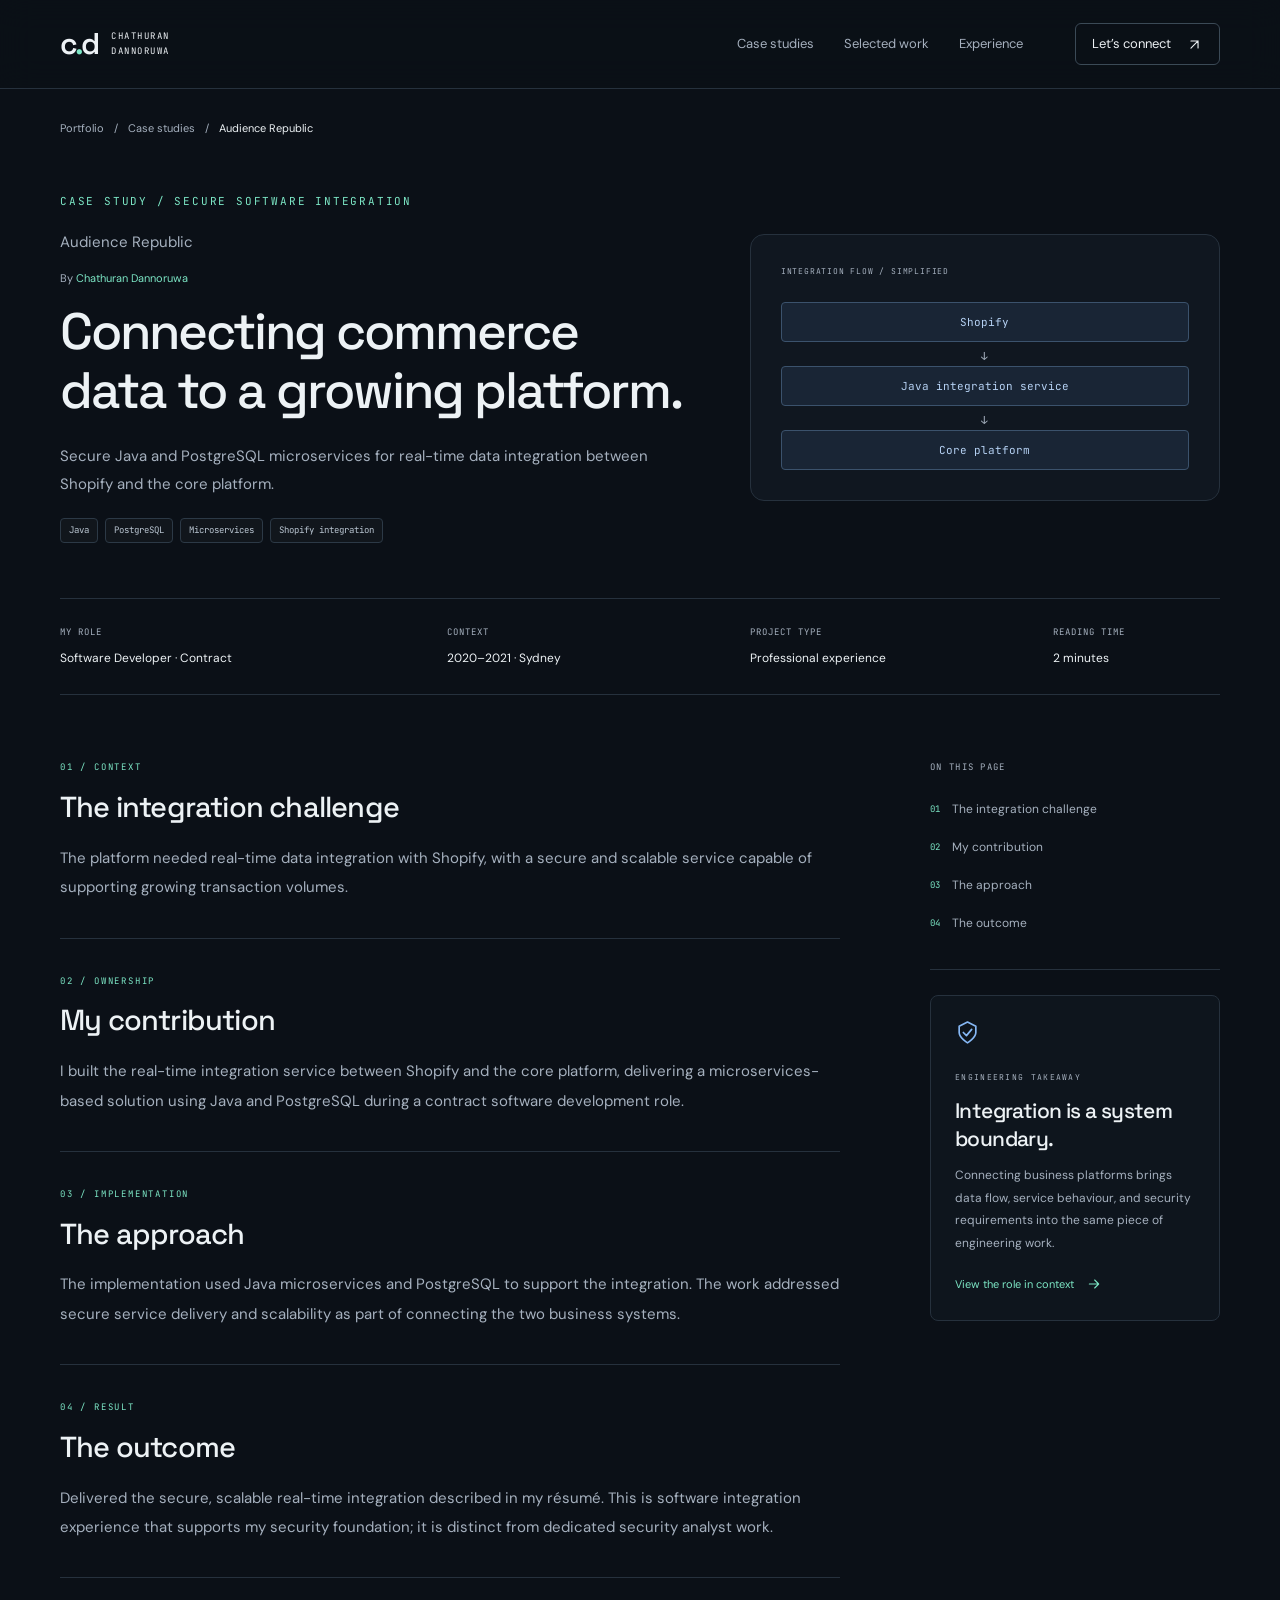
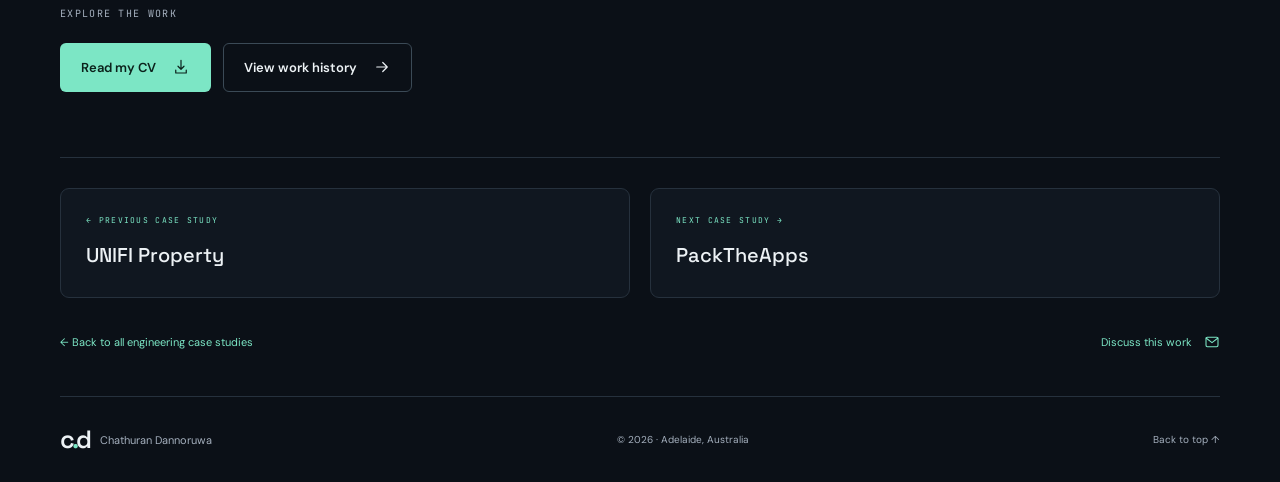
<file: case-studies/audience.html>
<!DOCTYPE html>
<html lang="en-AU">
<head>
  <meta charset="UTF-8">
  <meta name="viewport" content="width=device-width, initial-scale=1.0">
  <meta name="theme-color" content="#0b1017">
  <title>Audience Republic Case Study — Chathuran Dannoruwa</title>
  <meta name="description" content="Secure Java and PostgreSQL microservices for real-time data integration between Shopify and the core platform.">
  <meta name="author" content="Chathuran Dannoruwa">
  <link rel="canonical" href="https://chathuran.github.io/case-studies/audience.html">
  <meta property="og:type" content="article">
  <meta property="og:site_name" content="Chathuran Dannoruwa">
  <meta property="og:title" content="Audience Republic Case Study — Chathuran Dannoruwa">
  <meta property="og:description" content="Secure Java and PostgreSQL microservices for real-time data integration between Shopify and the core platform.">
  <meta property="og:url" content="https://chathuran.github.io/case-studies/audience.html">
  <meta property="og:image" content="https://chathuran.github.io/assets/profile.png">
  <meta name="twitter:card" content="summary">
  <meta name="twitter:title" content="Audience Republic Case Study — Chathuran Dannoruwa">
  <meta name="twitter:description" content="Secure Java and PostgreSQL microservices for real-time data integration between Shopify and the core platform.">
  <meta name="twitter:image" content="https://chathuran.github.io/assets/profile.png">
  <link rel="icon" type="image/png" href="../assets/profile.png">
  <link rel="preconnect" href="https://fonts.googleapis.com">
  <link rel="preconnect" href="https://fonts.gstatic.com" crossorigin>
  <link href="https://fonts.googleapis.com/css2?family=DM+Sans:wght@400;500;600;700&family=Space+Grotesk:wght@400;500;600;700&family=JetBrains+Mono:wght@400;500&display=swap" rel="stylesheet">
  <link rel="stylesheet" href="../css/styles.css">
  <link rel="stylesheet" href="../css/case-studies.css">
  <link rel="stylesheet" href="../css/study-page.css">
  <script src="../js/main.js" defer></script>
  <script type="application/ld+json">
{
  "@context": "https://schema.org",
  "@graph": [
    {
      "@type": "Article",
      "headline": "Connecting commerce data to a growing platform.",
      "description": "Secure Java and PostgreSQL microservices for real-time data integration between Shopify and the core platform.",
      "url": "https://chathuran.github.io/case-studies/audience.html",
      "mainEntityOfPage": "https://chathuran.github.io/case-studies/audience.html",
      "author": {
        "@type": "Person",
        "name": "Chathuran Dannoruwa",
        "url": "https://chathuran.github.io/",
        "@id": "https://chathuran.github.io/#person"
      },
      "about": "Audience Republic",
      "inLanguage": "en-AU",
      "@id": "https://chathuran.github.io/case-studies/audience.html#article",
      "isPartOf": {
        "@id": "https://chathuran.github.io/#website"
      }
    },
    {
      "@type": "BreadcrumbList",
      "@id": "https://chathuran.github.io/case-studies/audience.html#breadcrumb",
      "itemListElement": [
        {
          "@type": "ListItem",
          "position": 1,
          "name": "Chathuran Dannoruwa",
          "item": "https://chathuran.github.io/"
        },
        {
          "@type": "ListItem",
          "position": 2,
          "name": "Audience Republic case study",
          "item": "https://chathuran.github.io/case-studies/audience.html"
        }
      ]
    }
  ]
}
  </script>
</head>
<body class="study-page">
  <a class="skip-link" href="#main">Skip to content</a>
  <svg class="icon-library" xmlns="http://www.w3.org/2000/svg" aria-hidden="true">
    <symbol id="i-arrow" viewBox="0 0 24 24"><path d="M5 12h14m-6-6 6 6-6 6"/></symbol>
    <symbol id="i-external" viewBox="0 0 24 24"><path d="M7 17 17 7M7 7h10v10"/></symbol>
    <symbol id="i-download" viewBox="0 0 24 24"><path d="M12 3v12m-4-4 4 4 4-4M5 16v4h14v-4"/></symbol>
    <symbol id="i-code" viewBox="0 0 24 24"><path d="m8 6-6 6 6 6m8-12 6 6-6 6M14 3l-4 18"/></symbol>
    <symbol id="i-flow" viewBox="0 0 24 24"><rect x="2" y="3" width="6" height="6" rx="1.5"/><rect x="16" y="15" width="6" height="6" rx="1.5"/><path d="M5 9v7a2 2 0 0 0 2 2h9M8 6h9a2 2 0 0 1 2 2v3m-3-3 3 3 3-3"/></symbol>
    <symbol id="i-cloud" viewBox="0 0 24 24"><path d="M7 19a5 5 0 1 1 .4-10A6 6 0 0 1 19 10a4.5 4.5 0 0 1-.5 9H7Z"/></symbol>
    <symbol id="i-shield" viewBox="0 0 24 24"><path d="m12 2 8 4v6c0 5-8 10-8 10S4 17 4 12V6l8-4Z"/><path d="m8 12 3 3 5-6"/></symbol>
    <symbol id="i-mail" viewBox="0 0 24 24"><rect x="3" y="5" width="18" height="14" rx="2"/><path d="m3 6 9 7 9-7"/></symbol>
    <symbol id="i-github" viewBox="0 0 24 24"><path d="M9 19c-4 1-4-2-6-2m12 5v-4a3.5 3.5 0 0 0-1-2.7c3.3-.4 6.7-1.6 6.7-7.3A5.7 5.7 0 0 0 19.2 4 5.3 5.3 0 0 0 19.1.1S17.8-.3 15 1.6a14 14 0 0 0-6 0C6.2-.3 4.9.1 4.9.1A5.3 5.3 0 0 0 4.8 4a5.7 5.7 0 0 0-1.5 4c0 5.7 3.4 6.9 6.7 7.3A3.5 3.5 0 0 0 9 18v4" transform="translate(0 1) scale(.95)"/></symbol>
    <symbol id="i-pin" viewBox="0 0 24 24"><path d="M20 10c0 6-8 12-8 12S4 16 4 10a8 8 0 1 1 16 0Z"/><circle cx="12" cy="10" r="2.5"/></symbol>
    <symbol id="i-copy" viewBox="0 0 24 24"><rect x="8" y="8" width="12" height="13" rx="2"/><path d="M16 8V5a2 2 0 0 0-2-2H5a2 2 0 0 0-2 2v9a2 2 0 0 0 2 2h3"/></symbol>
  </svg>
  <header class="site-header">
    <nav class="container nav" aria-label="Main navigation">
      <a class="brand" href="../" aria-label="Chathuran Dannoruwa, portfolio"><span class="brand-mark">c<span>.</span>d</span><span class="brand-name">CHATHURAN<br>DANNORUWA</span></a>
      <div class="nav-links" id="navigation"><a href="../#case-studies">Case studies</a><a href="../#work">Selected work</a><a href="../#experience">Experience</a></div>
      <a class="nav-contact" href="../#contact">Let’s connect <svg class="icon" aria-hidden="true"><use href="#i-external"/></svg></a>
      <button class="menu-toggle" type="button" aria-expanded="false" aria-controls="navigation" aria-label="Open navigation"><span></span><span></span></button>
    </nav>
  </header>
  <main id="main">
    <div class="container">
      <nav class="study-breadcrumb" aria-label="Breadcrumb"><a href="../">Portfolio</a><span aria-hidden="true">/</span><a href="../#case-studies">Case studies</a><span aria-hidden="true">/</span><span aria-current="page">Audience Republic</span></nav>
      <article aria-labelledby="study-title">
        <header class="study-hero">
          <div class="study-hero-copy">
            <p class="eyebrow">CASE STUDY / SECURE SOFTWARE INTEGRATION</p>
            <p class="study-client">Audience Republic</p>
            <p class="study-byline">By <a rel="author" href="../#about">Chathuran Dannoruwa</a></p>
            <h1 id="study-title">Connecting commerce data to a growing platform.</h1>
            <p class="study-description">Secure Java and PostgreSQL microservices for real-time data integration between Shopify and the core platform.</p>
            <div class="tags" aria-label="Technologies"><span>Java</span><span>PostgreSQL</span><span>Microservices</span><span>Shopify integration</span></div>
          </div>
          <div class="study-visual"><div class="case-flow-wrap">
                <p class="mini-label">INTEGRATION FLOW / SIMPLIFIED</p>
                <ol class="case-flow case-flow-blue"><li>Shopify</li><li>Java integration service</li><li>Core platform</li></ol>
              </div></div>
        </header>
        <dl class="study-meta"><div><dt>My role</dt><dd>Software Developer · Contract</dd></div><div><dt>Context</dt><dd>2020–2021 · Sydney</dd></div><div><dt>Project type</dt><dd>Professional experience</dd></div><div><dt>Reading time</dt><dd>2 minutes</dd></div></dl>
        <div class="study-layout">
          <div class="study-content">
            <section class="study-chapter" id="problem" aria-labelledby="heading-problem">
              <p class="eyebrow">01 / CONTEXT</p>
              <h2 id="heading-problem">The integration challenge</h2>
              <p>The platform needed real-time data integration with Shopify, with a secure and scalable service capable of supporting growing transaction volumes.</p>
            </section>
            <section class="study-chapter" id="contribution" aria-labelledby="heading-contribution">
              <p class="eyebrow">02 / OWNERSHIP</p>
              <h2 id="heading-contribution">My contribution</h2>
              <p>I built the real-time integration service between Shopify and the core platform, delivering a microservices-based solution using Java and PostgreSQL during a contract software development role.</p>
            </section>
            <section class="study-chapter" id="approach" aria-labelledby="heading-approach">
              <p class="eyebrow">03 / IMPLEMENTATION</p>
              <h2 id="heading-approach">The approach</h2>
              <p>The implementation used Java microservices and PostgreSQL to support the integration. The work addressed secure service delivery and scalability as part of connecting the two business systems.</p>
            </section>
            <section class="study-chapter" id="outcome" aria-labelledby="heading-outcome">
              <p class="eyebrow">04 / RESULT</p>
              <h2 id="heading-outcome">The outcome</h2>
              <p>Delivered the secure, scalable real-time integration described in my résumé. This is software integration experience that supports my security foundation; it is distinct from dedicated security analyst work.</p>
            </section>
            <div class="study-evidence"><p class="mini-label">EXPLORE THE WORK</p><div class="hero-actions"><a class="button button-primary" href="../assets/Chathuran%20Dannoruwa%20Resume.pdf">Read my CV <svg class="icon" aria-hidden="true"><use href="#i-download"/></svg></a><a class="button button-secondary" href="../#experience-audience">View work history <svg class="icon" aria-hidden="true"><use href="#i-arrow"/></svg></a></div></div>
          </div>
          <aside class="study-sidebar" aria-label="Case study navigation and takeaway">
            <nav class="study-toc" aria-label="On this page"><p class="mini-label">ON THIS PAGE</p>
              <a href="#problem"><span>01</span>The integration challenge</a>
              <a href="#contribution"><span>02</span>My contribution</a>
              <a href="#approach"><span>03</span>The approach</a>
              <a href="#outcome"><span>04</span>The outcome</a>
            </nav>
            <aside class="case-takeaway" aria-label="Case study takeaway"><svg class="icon blue-text"><use href="#i-shield"/></svg><p class="mini-label">ENGINEERING TAKEAWAY</p><h3>Integration is a system boundary.</h3><p>Connecting business platforms brings data flow, service behaviour, and security requirements into the same piece of engineering work.</p><a class="text-link" href="../#experience-audience">View the role in context <svg class="icon"><use href="#i-arrow"/></svg></a></aside>
          </aside>
        </div>
      </article>
      <nav class="study-pagination" aria-label="More case studies">
        <a href="unifi.html"><span class="mini-label">← PREVIOUS CASE STUDY</span><strong>UNIFI Property</strong></a>
        <a href="packtheapps.html"><span class="mini-label">NEXT CASE STUDY →</span><strong>PackTheApps</strong></a>
      </nav>
      <div class="study-return"><a class="text-link" href="../#case-studies">← Back to all engineering case studies</a><a class="text-link" href="mailto:chathuran.dc@gmail.com">Discuss this work <svg class="icon" aria-hidden="true"><use href="#i-mail"/></svg></a></div>
    </div>
  </main>
  <footer class="container footer"><a class="brand" href="../"><span class="brand-mark">c<span>.</span>d</span><span>Chathuran Dannoruwa</span></a><p>© <span data-year>2026</span> · Adelaide, Australia</p><a href="#main">Back to top ↑</a></footer>
</body>
</html>
</file>
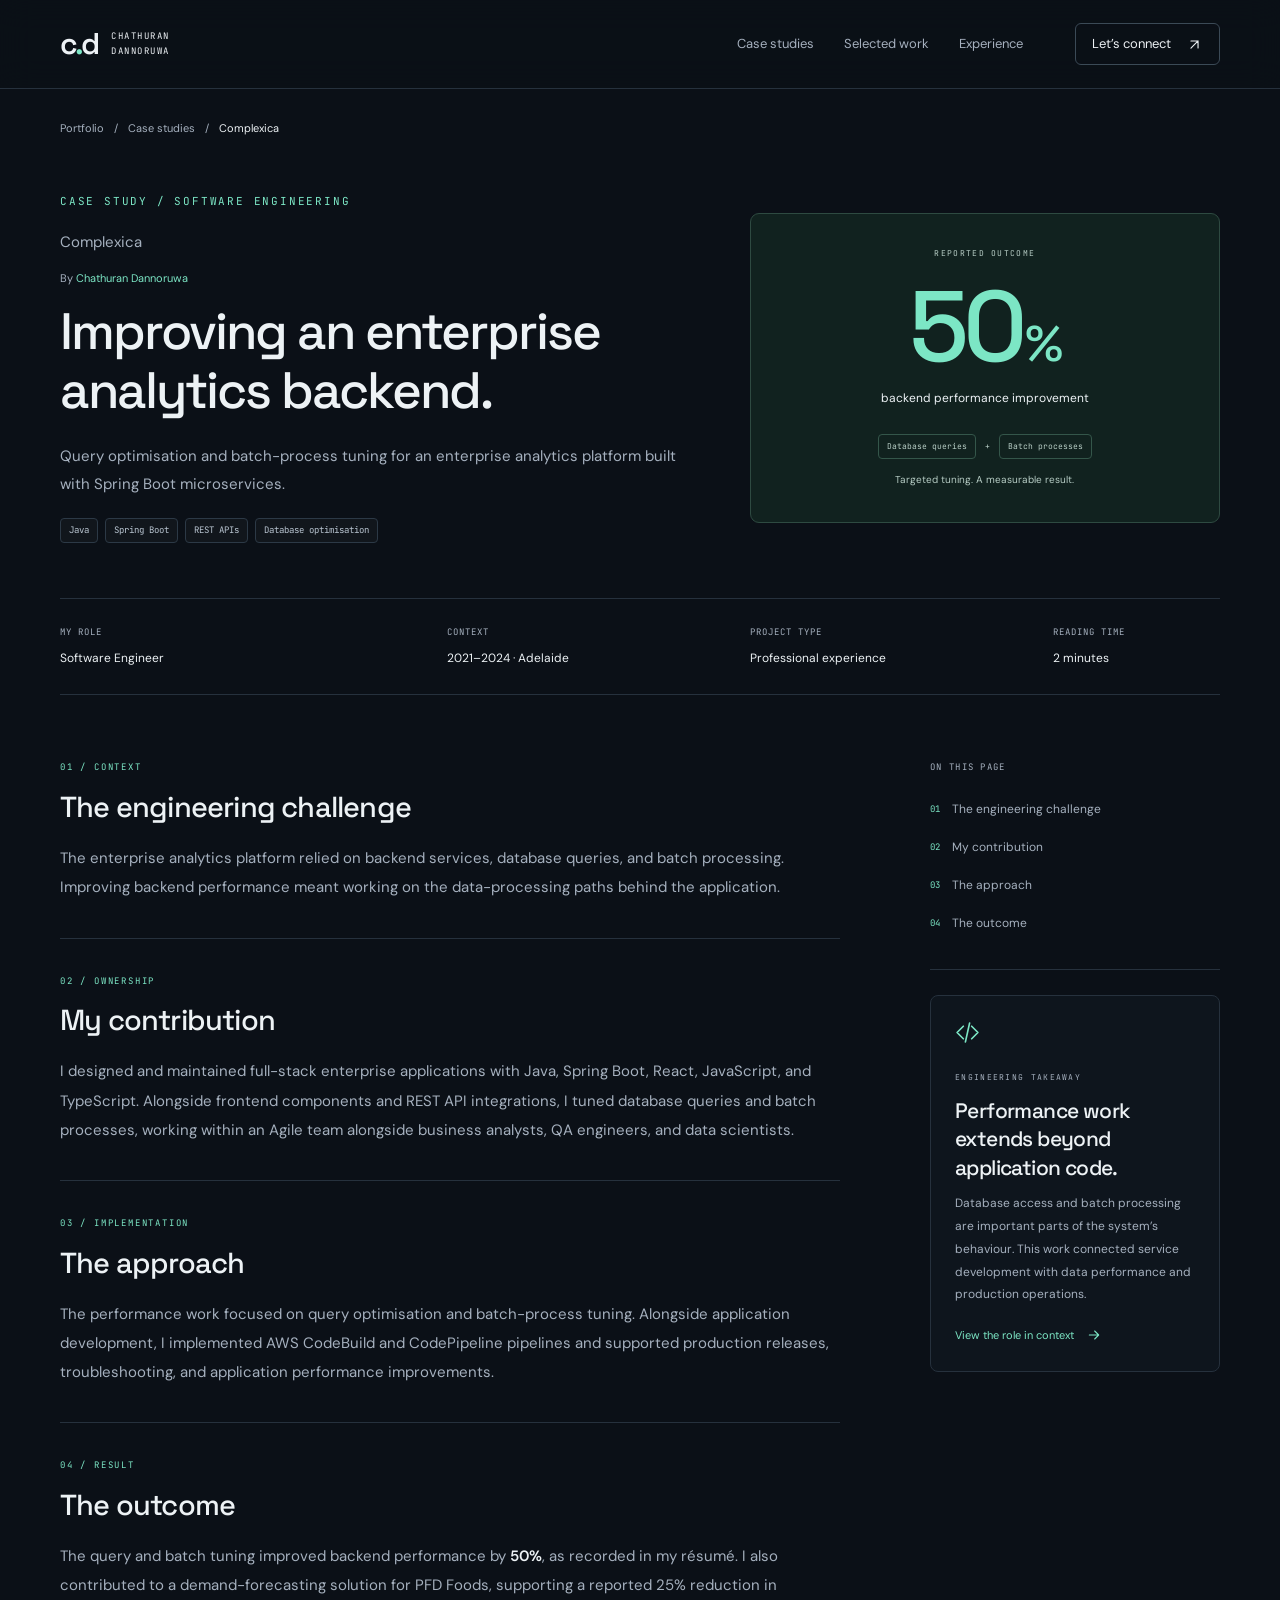
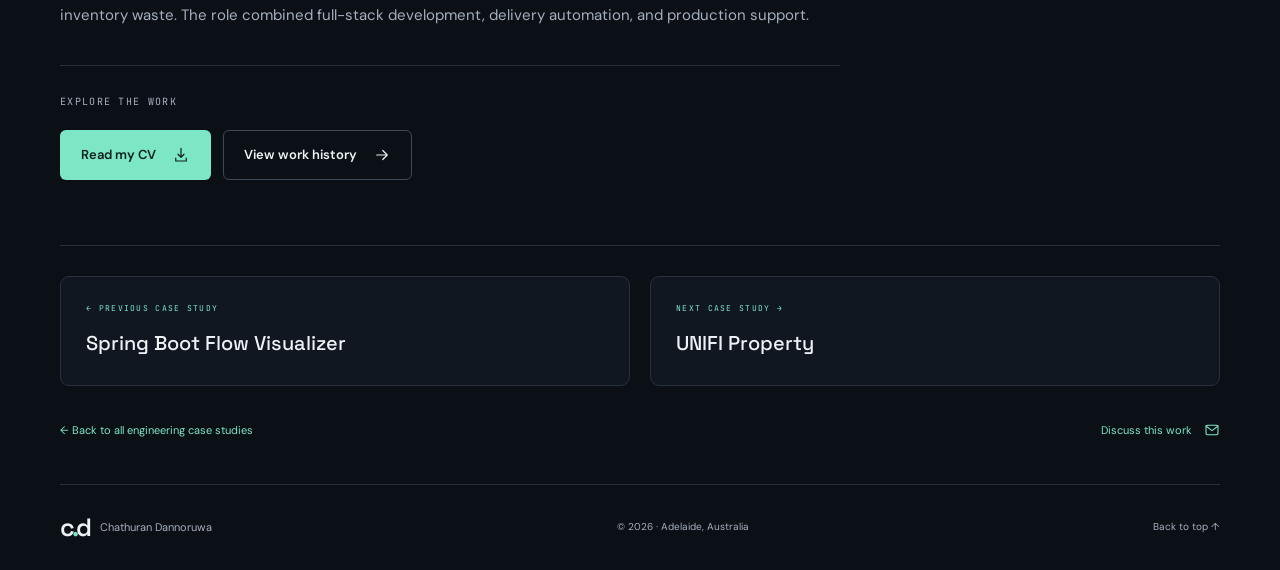
<file: case-studies/complexica.html>
<!DOCTYPE html>
<html lang="en-AU">
<head>
  <meta charset="UTF-8">
  <meta name="viewport" content="width=device-width, initial-scale=1.0">
  <meta name="theme-color" content="#0b1017">
  <title>Complexica Case Study — Chathuran Dannoruwa</title>
  <meta name="description" content="Query optimisation and batch-process tuning for an enterprise analytics platform built with Spring Boot microservices.">
  <meta name="author" content="Chathuran Dannoruwa">
  <link rel="canonical" href="https://chathuran.github.io/case-studies/complexica.html">
  <meta property="og:type" content="article">
  <meta property="og:site_name" content="Chathuran Dannoruwa">
  <meta property="og:title" content="Complexica Case Study — Chathuran Dannoruwa">
  <meta property="og:description" content="Query optimisation and batch-process tuning for an enterprise analytics platform built with Spring Boot microservices.">
  <meta property="og:url" content="https://chathuran.github.io/case-studies/complexica.html">
  <meta property="og:image" content="https://chathuran.github.io/assets/profile.png">
  <meta name="twitter:card" content="summary">
  <meta name="twitter:title" content="Complexica Case Study — Chathuran Dannoruwa">
  <meta name="twitter:description" content="Query optimisation and batch-process tuning for an enterprise analytics platform built with Spring Boot microservices.">
  <meta name="twitter:image" content="https://chathuran.github.io/assets/profile.png">
  <link rel="icon" type="image/png" href="../assets/profile.png">
  <link rel="preconnect" href="https://fonts.googleapis.com">
  <link rel="preconnect" href="https://fonts.gstatic.com" crossorigin>
  <link href="https://fonts.googleapis.com/css2?family=DM+Sans:wght@400;500;600;700&family=Space+Grotesk:wght@400;500;600;700&family=JetBrains+Mono:wght@400;500&display=swap" rel="stylesheet">
  <link rel="stylesheet" href="../css/styles.css">
  <link rel="stylesheet" href="../css/case-studies.css">
  <link rel="stylesheet" href="../css/study-page.css">
  <script src="../js/main.js" defer></script>
  <script type="application/ld+json">
{
  "@context": "https://schema.org",
  "@graph": [
    {
      "@type": "Article",
      "headline": "Improving an enterprise analytics backend.",
      "description": "Query optimisation and batch-process tuning for an enterprise analytics platform built with Spring Boot microservices.",
      "url": "https://chathuran.github.io/case-studies/complexica.html",
      "mainEntityOfPage": "https://chathuran.github.io/case-studies/complexica.html",
      "author": {
        "@type": "Person",
        "name": "Chathuran Dannoruwa",
        "url": "https://chathuran.github.io/",
        "@id": "https://chathuran.github.io/#person"
      },
      "about": "Complexica",
      "inLanguage": "en-AU",
      "@id": "https://chathuran.github.io/case-studies/complexica.html#article",
      "isPartOf": {
        "@id": "https://chathuran.github.io/#website"
      }
    },
    {
      "@type": "BreadcrumbList",
      "@id": "https://chathuran.github.io/case-studies/complexica.html#breadcrumb",
      "itemListElement": [
        {
          "@type": "ListItem",
          "position": 1,
          "name": "Chathuran Dannoruwa",
          "item": "https://chathuran.github.io/"
        },
        {
          "@type": "ListItem",
          "position": 2,
          "name": "Complexica case study",
          "item": "https://chathuran.github.io/case-studies/complexica.html"
        }
      ]
    }
  ]
}
  </script>
</head>
<body class="study-page">
  <a class="skip-link" href="#main">Skip to content</a>
  <svg class="icon-library" xmlns="http://www.w3.org/2000/svg" aria-hidden="true">
    <symbol id="i-arrow" viewBox="0 0 24 24"><path d="M5 12h14m-6-6 6 6-6 6"/></symbol>
    <symbol id="i-external" viewBox="0 0 24 24"><path d="M7 17 17 7M7 7h10v10"/></symbol>
    <symbol id="i-download" viewBox="0 0 24 24"><path d="M12 3v12m-4-4 4 4 4-4M5 16v4h14v-4"/></symbol>
    <symbol id="i-code" viewBox="0 0 24 24"><path d="m8 6-6 6 6 6m8-12 6 6-6 6M14 3l-4 18"/></symbol>
    <symbol id="i-flow" viewBox="0 0 24 24"><rect x="2" y="3" width="6" height="6" rx="1.5"/><rect x="16" y="15" width="6" height="6" rx="1.5"/><path d="M5 9v7a2 2 0 0 0 2 2h9M8 6h9a2 2 0 0 1 2 2v3m-3-3 3 3 3-3"/></symbol>
    <symbol id="i-cloud" viewBox="0 0 24 24"><path d="M7 19a5 5 0 1 1 .4-10A6 6 0 0 1 19 10a4.5 4.5 0 0 1-.5 9H7Z"/></symbol>
    <symbol id="i-shield" viewBox="0 0 24 24"><path d="m12 2 8 4v6c0 5-8 10-8 10S4 17 4 12V6l8-4Z"/><path d="m8 12 3 3 5-6"/></symbol>
    <symbol id="i-mail" viewBox="0 0 24 24"><rect x="3" y="5" width="18" height="14" rx="2"/><path d="m3 6 9 7 9-7"/></symbol>
    <symbol id="i-github" viewBox="0 0 24 24"><path d="M9 19c-4 1-4-2-6-2m12 5v-4a3.5 3.5 0 0 0-1-2.7c3.3-.4 6.7-1.6 6.7-7.3A5.7 5.7 0 0 0 19.2 4 5.3 5.3 0 0 0 19.1.1S17.8-.3 15 1.6a14 14 0 0 0-6 0C6.2-.3 4.9.1 4.9.1A5.3 5.3 0 0 0 4.8 4a5.7 5.7 0 0 0-1.5 4c0 5.7 3.4 6.9 6.7 7.3A3.5 3.5 0 0 0 9 18v4" transform="translate(0 1) scale(.95)"/></symbol>
    <symbol id="i-pin" viewBox="0 0 24 24"><path d="M20 10c0 6-8 12-8 12S4 16 4 10a8 8 0 1 1 16 0Z"/><circle cx="12" cy="10" r="2.5"/></symbol>
    <symbol id="i-copy" viewBox="0 0 24 24"><rect x="8" y="8" width="12" height="13" rx="2"/><path d="M16 8V5a2 2 0 0 0-2-2H5a2 2 0 0 0-2 2v9a2 2 0 0 0 2 2h3"/></symbol>
  </svg>
  <header class="site-header">
    <nav class="container nav" aria-label="Main navigation">
      <a class="brand" href="../" aria-label="Chathuran Dannoruwa, portfolio"><span class="brand-mark">c<span>.</span>d</span><span class="brand-name">CHATHURAN<br>DANNORUWA</span></a>
      <div class="nav-links" id="navigation"><a href="../#case-studies">Case studies</a><a href="../#work">Selected work</a><a href="../#experience">Experience</a></div>
      <a class="nav-contact" href="../#contact">Let’s connect <svg class="icon" aria-hidden="true"><use href="#i-external"/></svg></a>
      <button class="menu-toggle" type="button" aria-expanded="false" aria-controls="navigation" aria-label="Open navigation"><span></span><span></span></button>
    </nav>
  </header>
  <main id="main">
    <div class="container">
      <nav class="study-breadcrumb" aria-label="Breadcrumb"><a href="../">Portfolio</a><span aria-hidden="true">/</span><a href="../#case-studies">Case studies</a><span aria-hidden="true">/</span><span aria-current="page">Complexica</span></nav>
      <article aria-labelledby="study-title">
        <header class="study-hero">
          <div class="study-hero-copy">
            <p class="eyebrow">CASE STUDY / SOFTWARE ENGINEERING</p>
            <p class="study-client">Complexica</p>
            <p class="study-byline">By <a rel="author" href="../#about">Chathuran Dannoruwa</a></p>
            <h1 id="study-title">Improving an enterprise analytics backend.</h1>
            <p class="study-description">Query optimisation and batch-process tuning for an enterprise analytics platform built with Spring Boot microservices.</p>
            <div class="tags" aria-label="Technologies"><span>Java</span><span>Spring Boot</span><span>REST APIs</span><span>Database optimisation</span></div>
          </div>
          <div class="study-visual"><div class="case-result">
                <span class="mini-label">REPORTED OUTCOME</span>
                <p class="case-metric">50<span>%</span></p>
                <p class="case-metric-label">backend performance improvement</p>
                <div class="case-process" aria-label="Performance work focused on database queries and batch processes"><span>Database queries</span><span aria-hidden="true">+</span><span>Batch processes</span></div>
                <span class="case-result-note">Targeted tuning. A measurable result.</span>
              </div></div>
        </header>
        <dl class="study-meta"><div><dt>My role</dt><dd>Software Engineer</dd></div><div><dt>Context</dt><dd>2021–2024 · Adelaide</dd></div><div><dt>Project type</dt><dd>Professional experience</dd></div><div><dt>Reading time</dt><dd>2 minutes</dd></div></dl>
        <div class="study-layout">
          <div class="study-content">
            <section class="study-chapter" id="problem" aria-labelledby="heading-problem">
              <p class="eyebrow">01 / CONTEXT</p>
              <h2 id="heading-problem">The engineering challenge</h2>
              <p>The enterprise analytics platform relied on backend services, database queries, and batch processing. Improving backend performance meant working on the data-processing paths behind the application.</p>
            </section>
            <section class="study-chapter" id="contribution" aria-labelledby="heading-contribution">
              <p class="eyebrow">02 / OWNERSHIP</p>
              <h2 id="heading-contribution">My contribution</h2>
              <p>I designed and maintained full-stack enterprise applications with Java, Spring Boot, React, JavaScript, and TypeScript. Alongside frontend components and REST API integrations, I tuned database queries and batch processes, working within an Agile team alongside business analysts, QA engineers, and data scientists.</p>
            </section>
            <section class="study-chapter" id="approach" aria-labelledby="heading-approach">
              <p class="eyebrow">03 / IMPLEMENTATION</p>
              <h2 id="heading-approach">The approach</h2>
              <p>The performance work focused on query optimisation and batch-process tuning. Alongside application development, I implemented AWS CodeBuild and CodePipeline pipelines and supported production releases, troubleshooting, and application performance improvements.</p>
            </section>
            <section class="study-chapter" id="outcome" aria-labelledby="heading-outcome">
              <p class="eyebrow">04 / RESULT</p>
              <h2 id="heading-outcome">The outcome</h2>
              <p>The query and batch tuning improved backend performance by <strong>50%</strong>, as recorded in my résumé. I also contributed to a demand-forecasting solution for PFD Foods, supporting a reported 25% reduction in inventory waste. The role combined full-stack development, delivery automation, and production support.</p>
            </section>
            <div class="study-evidence"><p class="mini-label">EXPLORE THE WORK</p><div class="hero-actions"><a class="button button-primary" href="../assets/Chathuran%20Dannoruwa%20Resume.pdf">Read my CV <svg class="icon" aria-hidden="true"><use href="#i-download"/></svg></a><a class="button button-secondary" href="../#experience-complexica">View work history <svg class="icon" aria-hidden="true"><use href="#i-arrow"/></svg></a></div></div>
          </div>
          <aside class="study-sidebar" aria-label="Case study navigation and takeaway">
            <nav class="study-toc" aria-label="On this page"><p class="mini-label">ON THIS PAGE</p>
              <a href="#problem"><span>01</span>The engineering challenge</a>
              <a href="#contribution"><span>02</span>My contribution</a>
              <a href="#approach"><span>03</span>The approach</a>
              <a href="#outcome"><span>04</span>The outcome</a>
            </nav>
            <aside class="case-takeaway" aria-label="Case study takeaway">
                  <svg class="icon"><use href="#i-code"/></svg>
                  <p class="mini-label">ENGINEERING TAKEAWAY</p>
                  <h3>Performance work extends beyond application code.</h3>
                  <p>Database access and batch processing are important parts of the system’s behaviour. This work connected service development with data performance and production operations.</p>
                  <a class="text-link" href="../#experience-complexica">View the role in context <svg class="icon"><use href="#i-arrow"/></svg></a>
                </aside>
          </aside>
        </div>
      </article>
      <nav class="study-pagination" aria-label="More case studies">
        <a href="spring-boot-flow-visualizer.html"><span class="mini-label">← PREVIOUS CASE STUDY</span><strong>Spring Boot Flow Visualizer</strong></a>
        <a href="unifi.html"><span class="mini-label">NEXT CASE STUDY →</span><strong>UNIFI Property</strong></a>
      </nav>
      <div class="study-return"><a class="text-link" href="../#case-studies">← Back to all engineering case studies</a><a class="text-link" href="mailto:chathuran.dc@gmail.com">Discuss this work <svg class="icon" aria-hidden="true"><use href="#i-mail"/></svg></a></div>
    </div>
  </main>
  <footer class="container footer"><a class="brand" href="../"><span class="brand-mark">c<span>.</span>d</span><span>Chathuran Dannoruwa</span></a><p>© <span data-year>2026</span> · Adelaide, Australia</p><a href="#main">Back to top ↑</a></footer>
</body>
</html>
</file>
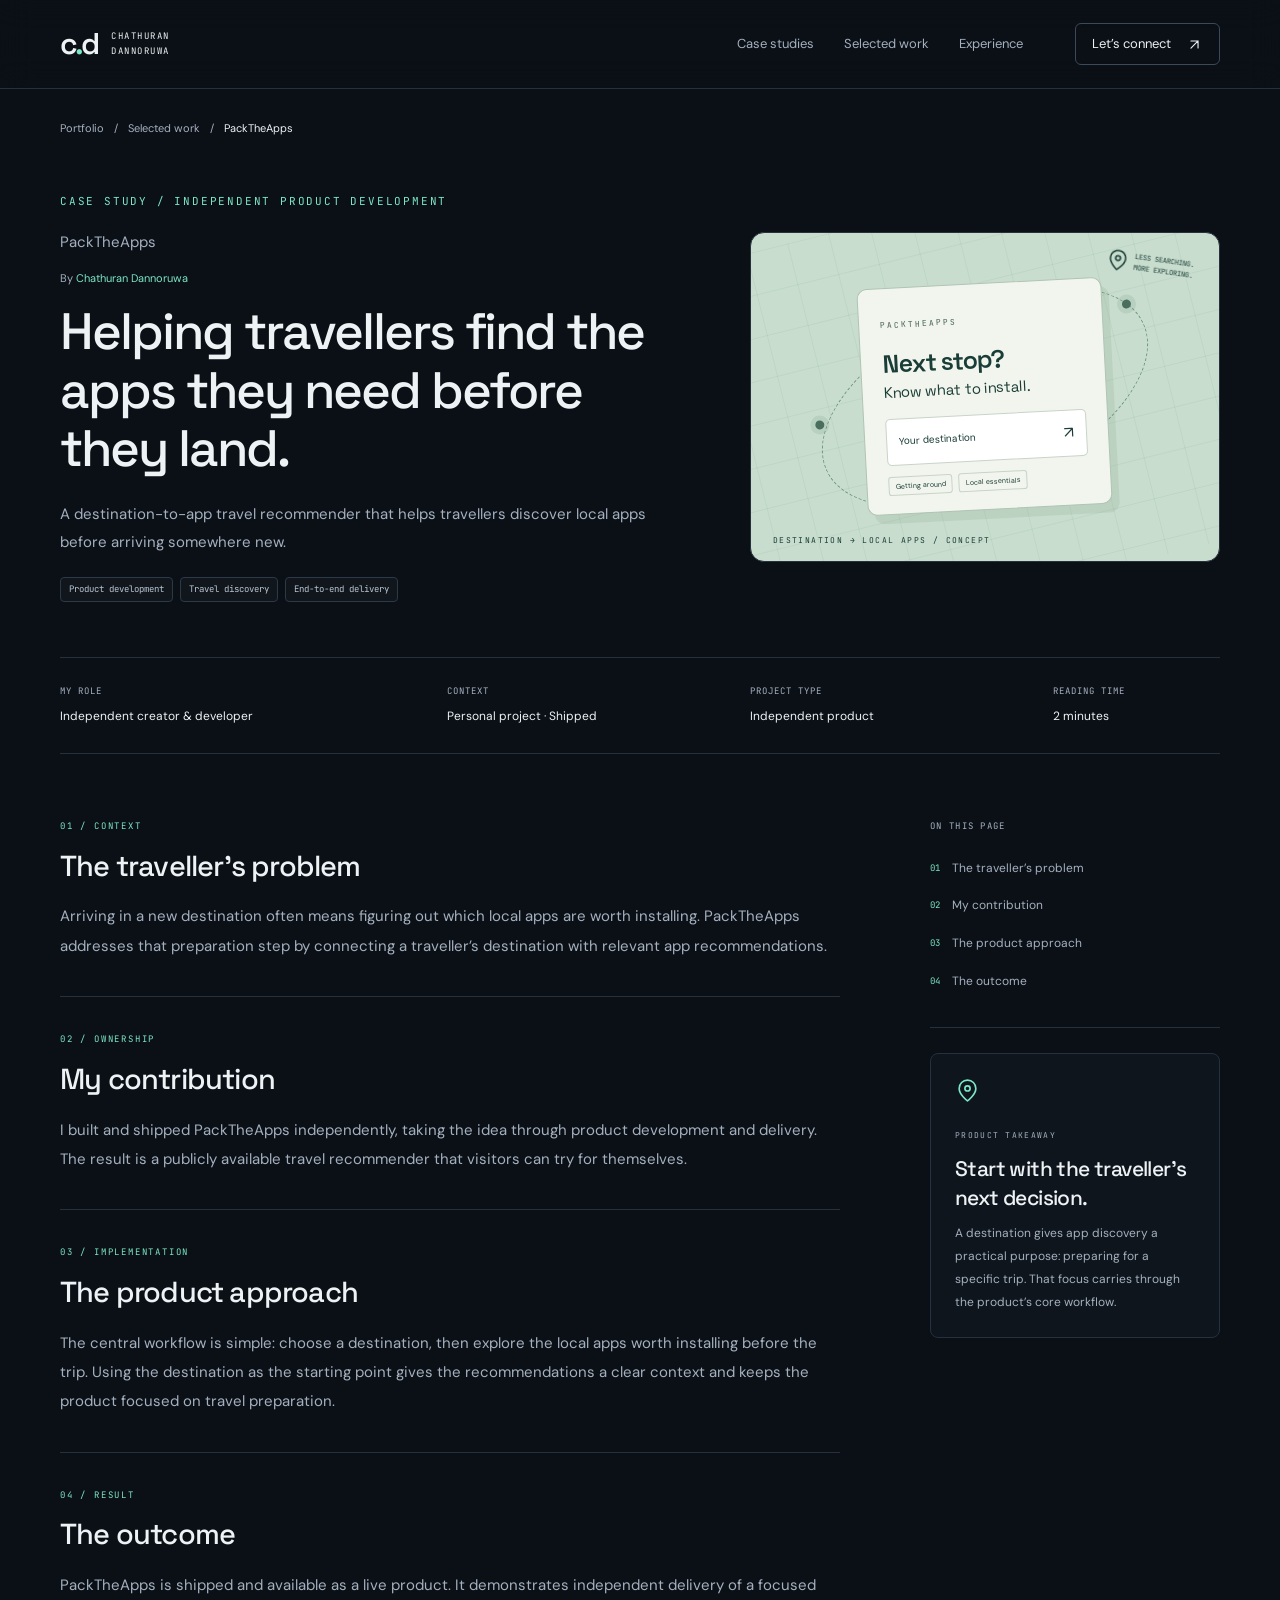
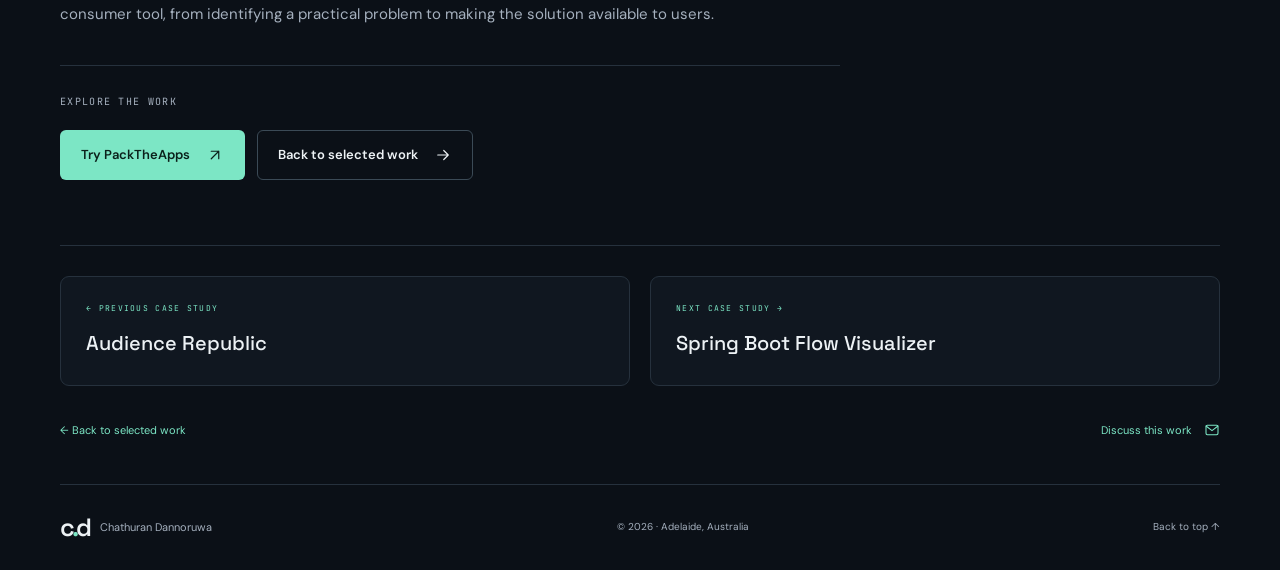
<file: case-studies/packtheapps.html>
<!DOCTYPE html>
<html lang="en-AU">
<head>
  <meta charset="UTF-8">
  <meta name="viewport" content="width=device-width, initial-scale=1.0">
  <meta name="theme-color" content="#0b1017">
  <title>PackTheApps Case Study — Chathuran Dannoruwa</title>
  <meta name="description" content="A destination-to-app travel recommender that helps travellers discover local apps before arriving somewhere new.">
  <meta name="author" content="Chathuran Dannoruwa">
  <link rel="canonical" href="https://chathuran.github.io/case-studies/packtheapps.html">
  <meta property="og:type" content="article">
  <meta property="og:site_name" content="Chathuran Dannoruwa">
  <meta property="og:title" content="PackTheApps Case Study — Chathuran Dannoruwa">
  <meta property="og:description" content="A destination-to-app travel recommender that helps travellers discover local apps before arriving somewhere new.">
  <meta property="og:url" content="https://chathuran.github.io/case-studies/packtheapps.html">
  <meta property="og:image" content="https://chathuran.github.io/assets/profile.png">
  <meta name="twitter:card" content="summary">
  <meta name="twitter:title" content="PackTheApps Case Study — Chathuran Dannoruwa">
  <meta name="twitter:description" content="A destination-to-app travel recommender that helps travellers discover local apps before arriving somewhere new.">
  <meta name="twitter:image" content="https://chathuran.github.io/assets/profile.png">
  <link rel="icon" type="image/png" href="../assets/profile.png">
  <link rel="preconnect" href="https://fonts.googleapis.com">
  <link rel="preconnect" href="https://fonts.gstatic.com" crossorigin>
  <link href="https://fonts.googleapis.com/css2?family=DM+Sans:wght@400;500;600;700&family=Space+Grotesk:wght@400;500;600;700&family=JetBrains+Mono:wght@400;500&display=swap" rel="stylesheet">
  <link rel="stylesheet" href="../css/styles.css">
  <link rel="stylesheet" href="../css/case-studies.css">
  <link rel="stylesheet" href="../css/study-page.css">
  <script src="../js/main.js" defer></script>
  <script type="application/ld+json">
{
  "@context": "https://schema.org",
  "@graph": [
    {
      "@type": "Article",
      "headline": "Helping travellers find the apps they need before they land.",
      "description": "A destination-to-app travel recommender that helps travellers discover local apps before arriving somewhere new.",
      "url": "https://chathuran.github.io/case-studies/packtheapps.html",
      "mainEntityOfPage": "https://chathuran.github.io/case-studies/packtheapps.html",
      "author": {
        "@type": "Person",
        "name": "Chathuran Dannoruwa",
        "url": "https://chathuran.github.io/",
        "@id": "https://chathuran.github.io/#person"
      },
      "about": "PackTheApps",
      "inLanguage": "en-AU",
      "@id": "https://chathuran.github.io/case-studies/packtheapps.html#article",
      "isPartOf": {
        "@id": "https://chathuran.github.io/#website"
      }
    },
    {
      "@type": "BreadcrumbList",
      "@id": "https://chathuran.github.io/case-studies/packtheapps.html#breadcrumb",
      "itemListElement": [
        {
          "@type": "ListItem",
          "position": 1,
          "name": "Chathuran Dannoruwa",
          "item": "https://chathuran.github.io/"
        },
        {
          "@type": "ListItem",
          "position": 2,
          "name": "PackTheApps case study",
          "item": "https://chathuran.github.io/case-studies/packtheapps.html"
        }
      ]
    }
  ]
}
  </script>
</head>
<body class="study-page">
  <a class="skip-link" href="#main">Skip to content</a>
  <svg class="icon-library" xmlns="http://www.w3.org/2000/svg" aria-hidden="true">
    <symbol id="i-arrow" viewBox="0 0 24 24"><path d="M5 12h14m-6-6 6 6-6 6"/></symbol>
    <symbol id="i-external" viewBox="0 0 24 24"><path d="M7 17 17 7M7 7h10v10"/></symbol>
    <symbol id="i-download" viewBox="0 0 24 24"><path d="M12 3v12m-4-4 4 4 4-4M5 16v4h14v-4"/></symbol>
    <symbol id="i-code" viewBox="0 0 24 24"><path d="m8 6-6 6 6 6m8-12 6 6-6 6M14 3l-4 18"/></symbol>
    <symbol id="i-flow" viewBox="0 0 24 24"><rect x="2" y="3" width="6" height="6" rx="1.5"/><rect x="16" y="15" width="6" height="6" rx="1.5"/><path d="M5 9v7a2 2 0 0 0 2 2h9M8 6h9a2 2 0 0 1 2 2v3m-3-3 3 3 3-3"/></symbol>
    <symbol id="i-cloud" viewBox="0 0 24 24"><path d="M7 19a5 5 0 1 1 .4-10A6 6 0 0 1 19 10a4.5 4.5 0 0 1-.5 9H7Z"/></symbol>
    <symbol id="i-shield" viewBox="0 0 24 24"><path d="m12 2 8 4v6c0 5-8 10-8 10S4 17 4 12V6l8-4Z"/><path d="m8 12 3 3 5-6"/></symbol>
    <symbol id="i-mail" viewBox="0 0 24 24"><rect x="3" y="5" width="18" height="14" rx="2"/><path d="m3 6 9 7 9-7"/></symbol>
    <symbol id="i-github" viewBox="0 0 24 24"><path d="M9 19c-4 1-4-2-6-2m12 5v-4a3.5 3.5 0 0 0-1-2.7c3.3-.4 6.7-1.6 6.7-7.3A5.7 5.7 0 0 0 19.2 4 5.3 5.3 0 0 0 19.1.1S17.8-.3 15 1.6a14 14 0 0 0-6 0C6.2-.3 4.9.1 4.9.1A5.3 5.3 0 0 0 4.8 4a5.7 5.7 0 0 0-1.5 4c0 5.7 3.4 6.9 6.7 7.3A3.5 3.5 0 0 0 9 18v4" transform="translate(0 1) scale(.95)"/></symbol>
    <symbol id="i-pin" viewBox="0 0 24 24"><path d="M20 10c0 6-8 12-8 12S4 16 4 10a8 8 0 1 1 16 0Z"/><circle cx="12" cy="10" r="2.5"/></symbol>
    <symbol id="i-copy" viewBox="0 0 24 24"><rect x="8" y="8" width="12" height="13" rx="2"/><path d="M16 8V5a2 2 0 0 0-2-2H5a2 2 0 0 0-2 2v9a2 2 0 0 0 2 2h3"/></symbol>
  </svg>
  <header class="site-header">
    <nav class="container nav" aria-label="Main navigation">
      <a class="brand" href="../" aria-label="Chathuran Dannoruwa, portfolio"><span class="brand-mark">c<span>.</span>d</span><span class="brand-name">CHATHURAN<br>DANNORUWA</span></a>
      <div class="nav-links" id="navigation"><a href="../#case-studies">Case studies</a><a href="../#work">Selected work</a><a href="../#experience">Experience</a></div>
      <a class="nav-contact" href="../#contact">Let’s connect <svg class="icon" aria-hidden="true"><use href="#i-external"/></svg></a>
      <button class="menu-toggle" type="button" aria-expanded="false" aria-controls="navigation" aria-label="Open navigation"><span></span><span></span></button>
    </nav>
  </header>
  <main id="main">
    <div class="container">
      <nav class="study-breadcrumb" aria-label="Breadcrumb"><a href="../">Portfolio</a><span aria-hidden="true">/</span><a href="../#work">Selected work</a><span aria-hidden="true">/</span><span aria-current="page">PackTheApps</span></nav>
      <article aria-labelledby="study-title">
        <header class="study-hero">
          <div class="study-hero-copy">
            <p class="eyebrow">CASE STUDY / INDEPENDENT PRODUCT DEVELOPMENT</p>
            <p class="study-client">PackTheApps</p>
            <p class="study-byline">By <a rel="author" href="../#about">Chathuran Dannoruwa</a></p>
            <h1 id="study-title">Helping travellers find the apps they need before they land.</h1>
            <p class="study-description">A destination-to-app travel recommender that helps travellers discover local apps before arriving somewhere new.</p>
            <div class="tags"><span>Product development</span><span>Travel discovery</span><span>End-to-end delivery</span></div>
          </div>
          <div class="study-visual"><div class="project-art travel-art" aria-hidden="true"><div class="map-grid"></div><div class="travel-route"><span class="route-start"></span><span class="route-end"></span></div><div class="travel-stamp"><svg class="icon"><use href="#i-pin"/></svg><span>LESS SEARCHING.<br>MORE EXPLORING.</span></div><div class="travel-preview"><span class="mini-label">PACKTHEAPPS</span><strong>Next stop?<span>Know what to install.</span></strong><div class="destination">Your destination <span>↗</span></div><div class="travel-categories"><span>Getting around</span><span>Local essentials</span></div></div><span class="art-caption">DESTINATION → LOCAL APPS / CONCEPT</span></div></div>
        </header>
        <dl class="study-meta"><div><dt>My role</dt><dd>Independent creator &amp; developer</dd></div><div><dt>Context</dt><dd>Personal project · Shipped</dd></div><div><dt>Project type</dt><dd>Independent product</dd></div><div><dt>Reading time</dt><dd>2 minutes</dd></div></dl>
        <div class="study-layout">
          <div class="study-content">
            <section class="study-chapter" id="problem" aria-labelledby="heading-problem">
              <p class="eyebrow">01 / CONTEXT</p>
              <h2 id="heading-problem">The traveller’s problem</h2>
              <p>Arriving in a new destination often means figuring out which local apps are worth installing. PackTheApps addresses that preparation step by connecting a traveller’s destination with relevant app recommendations.</p>
            </section>
            <section class="study-chapter" id="contribution" aria-labelledby="heading-contribution">
              <p class="eyebrow">02 / OWNERSHIP</p>
              <h2 id="heading-contribution">My contribution</h2>
              <p>I built and shipped PackTheApps independently, taking the idea through product development and delivery. The result is a publicly available travel recommender that visitors can try for themselves.</p>
            </section>
            <section class="study-chapter" id="approach" aria-labelledby="heading-approach">
              <p class="eyebrow">03 / IMPLEMENTATION</p>
              <h2 id="heading-approach">The product approach</h2>
              <p>The central workflow is simple: choose a destination, then explore the local apps worth installing before the trip. Using the destination as the starting point gives the recommendations a clear context and keeps the product focused on travel preparation.</p>
            </section>
            <section class="study-chapter" id="outcome" aria-labelledby="heading-outcome">
              <p class="eyebrow">04 / RESULT</p>
              <h2 id="heading-outcome">The outcome</h2>
              <p>PackTheApps is shipped and available as a live product. It demonstrates independent delivery of a focused consumer tool, from identifying a practical problem to making the solution available to users.</p>
            </section>
            <div class="study-evidence"><p class="mini-label">EXPLORE THE WORK</p><div class="hero-actions"><a class="button button-primary" href="https://travel.packtheapps.com/" target="_blank" rel="noopener noreferrer">Try PackTheApps <svg class="icon" aria-hidden="true"><use href="#i-external"/></svg></a><a class="button button-secondary" href="../#work">Back to selected work <svg class="icon" aria-hidden="true"><use href="#i-arrow"/></svg></a></div></div>
          </div>
          <aside class="study-sidebar" aria-label="Case study navigation and takeaway">
            <nav class="study-toc" aria-label="On this page"><p class="mini-label">ON THIS PAGE</p>
              <a href="#problem"><span>01</span>The traveller’s problem</a>
              <a href="#contribution"><span>02</span>My contribution</a>
              <a href="#approach"><span>03</span>The product approach</a>
              <a href="#outcome"><span>04</span>The outcome</a>
            </nav>
            <aside class="case-takeaway"><svg class="icon" aria-hidden="true"><use href="#i-pin"/></svg><p class="mini-label">PRODUCT TAKEAWAY</p><h3>Start with the traveller’s next decision.</h3><p>A destination gives app discovery a practical purpose: preparing for a specific trip. That focus carries through the product’s core workflow.</p></aside>
          </aside>
        </div>
      </article>
      <nav class="study-pagination" aria-label="More case studies">
        <a href="audience.html"><span class="mini-label">← PREVIOUS CASE STUDY</span><strong>Audience Republic</strong></a>
        <a href="spring-boot-flow-visualizer.html"><span class="mini-label">NEXT CASE STUDY →</span><strong>Spring Boot Flow Visualizer</strong></a>
      </nav>
      <div class="study-return"><a class="text-link" href="../#work">← Back to selected work</a><a class="text-link" href="mailto:chathuran.dc@gmail.com">Discuss this work <svg class="icon" aria-hidden="true"><use href="#i-mail"/></svg></a></div>
    </div>
  </main>
  <footer class="container footer"><a class="brand" href="../"><span class="brand-mark">c<span>.</span>d</span><span>Chathuran Dannoruwa</span></a><p>© <span data-year>2026</span> · Adelaide, Australia</p><a href="#main">Back to top ↑</a></footer>
</body>
</html>
</file>
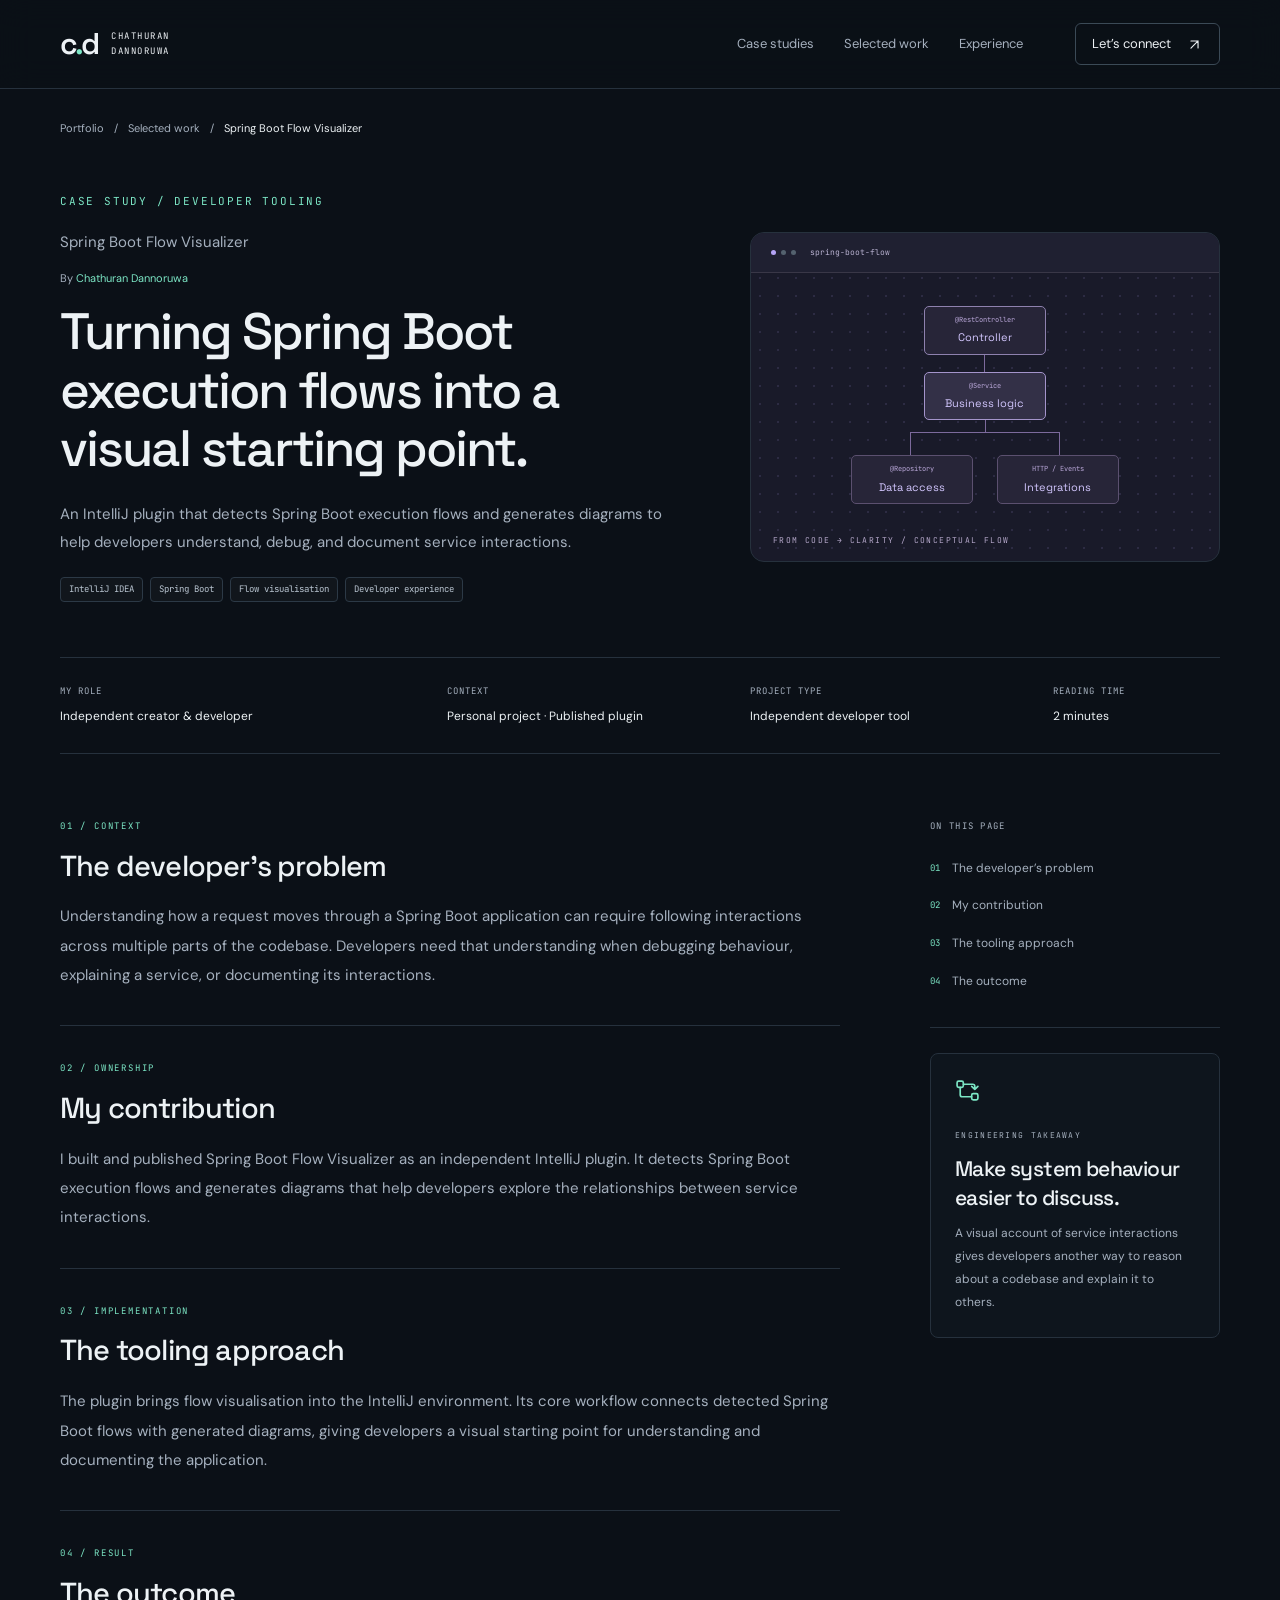
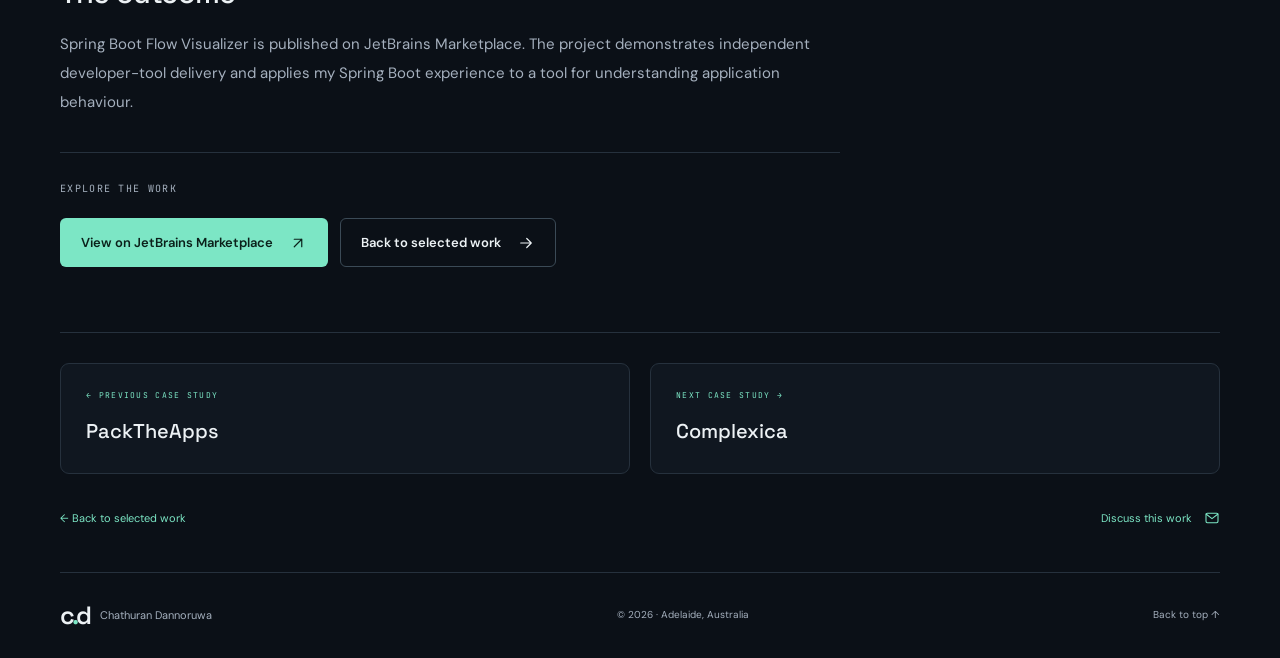
<file: case-studies/spring-boot-flow-visualizer.html>
<!DOCTYPE html>
<html lang="en-AU">
<head>
  <meta charset="UTF-8">
  <meta name="viewport" content="width=device-width, initial-scale=1.0">
  <meta name="theme-color" content="#0b1017">
  <title>Spring Boot Flow Visualizer Case Study — Chathuran Dannoruwa</title>
  <meta name="description" content="An IntelliJ plugin that detects Spring Boot execution flows and generates diagrams to help developers understand, debug, and document service interactions.">
  <meta name="author" content="Chathuran Dannoruwa">
  <link rel="canonical" href="https://chathuran.github.io/case-studies/spring-boot-flow-visualizer.html">
  <meta property="og:type" content="article">
  <meta property="og:site_name" content="Chathuran Dannoruwa">
  <meta property="og:title" content="Spring Boot Flow Visualizer Case Study — Chathuran Dannoruwa">
  <meta property="og:description" content="An IntelliJ plugin that detects Spring Boot execution flows and generates diagrams to help developers understand, debug, and document service interactions.">
  <meta property="og:url" content="https://chathuran.github.io/case-studies/spring-boot-flow-visualizer.html">
  <meta property="og:image" content="https://chathuran.github.io/assets/profile.png">
  <meta name="twitter:card" content="summary">
  <meta name="twitter:title" content="Spring Boot Flow Visualizer Case Study — Chathuran Dannoruwa">
  <meta name="twitter:description" content="An IntelliJ plugin that detects Spring Boot execution flows and generates diagrams to help developers understand, debug, and document service interactions.">
  <meta name="twitter:image" content="https://chathuran.github.io/assets/profile.png">
  <link rel="icon" type="image/png" href="../assets/profile.png">
  <link rel="preconnect" href="https://fonts.googleapis.com">
  <link rel="preconnect" href="https://fonts.gstatic.com" crossorigin>
  <link href="https://fonts.googleapis.com/css2?family=DM+Sans:wght@400;500;600;700&family=Space+Grotesk:wght@400;500;600;700&family=JetBrains+Mono:wght@400;500&display=swap" rel="stylesheet">
  <link rel="stylesheet" href="../css/styles.css">
  <link rel="stylesheet" href="../css/case-studies.css">
  <link rel="stylesheet" href="../css/study-page.css">
  <script src="../js/main.js" defer></script>
  <script type="application/ld+json">
{
  "@context": "https://schema.org",
  "@graph": [
    {
      "@type": "Article",
      "headline": "Turning Spring Boot execution flows into a visual starting point.",
      "description": "An IntelliJ plugin that detects Spring Boot execution flows and generates diagrams to help developers understand, debug, and document service interactions.",
      "url": "https://chathuran.github.io/case-studies/spring-boot-flow-visualizer.html",
      "mainEntityOfPage": "https://chathuran.github.io/case-studies/spring-boot-flow-visualizer.html",
      "author": {
        "@type": "Person",
        "name": "Chathuran Dannoruwa",
        "url": "https://chathuran.github.io/",
        "@id": "https://chathuran.github.io/#person"
      },
      "about": "Spring Boot Flow Visualizer",
      "inLanguage": "en-AU",
      "@id": "https://chathuran.github.io/case-studies/spring-boot-flow-visualizer.html#article",
      "isPartOf": {
        "@id": "https://chathuran.github.io/#website"
      }
    },
    {
      "@type": "BreadcrumbList",
      "@id": "https://chathuran.github.io/case-studies/spring-boot-flow-visualizer.html#breadcrumb",
      "itemListElement": [
        {
          "@type": "ListItem",
          "position": 1,
          "name": "Chathuran Dannoruwa",
          "item": "https://chathuran.github.io/"
        },
        {
          "@type": "ListItem",
          "position": 2,
          "name": "Spring Boot Flow Visualizer case study",
          "item": "https://chathuran.github.io/case-studies/spring-boot-flow-visualizer.html"
        }
      ]
    }
  ]
}
  </script>
</head>
<body class="study-page">
  <a class="skip-link" href="#main">Skip to content</a>
  <svg class="icon-library" xmlns="http://www.w3.org/2000/svg" aria-hidden="true">
    <symbol id="i-arrow" viewBox="0 0 24 24"><path d="M5 12h14m-6-6 6 6-6 6"/></symbol>
    <symbol id="i-external" viewBox="0 0 24 24"><path d="M7 17 17 7M7 7h10v10"/></symbol>
    <symbol id="i-download" viewBox="0 0 24 24"><path d="M12 3v12m-4-4 4 4 4-4M5 16v4h14v-4"/></symbol>
    <symbol id="i-code" viewBox="0 0 24 24"><path d="m8 6-6 6 6 6m8-12 6 6-6 6M14 3l-4 18"/></symbol>
    <symbol id="i-flow" viewBox="0 0 24 24"><rect x="2" y="3" width="6" height="6" rx="1.5"/><rect x="16" y="15" width="6" height="6" rx="1.5"/><path d="M5 9v7a2 2 0 0 0 2 2h9M8 6h9a2 2 0 0 1 2 2v3m-3-3 3 3 3-3"/></symbol>
    <symbol id="i-cloud" viewBox="0 0 24 24"><path d="M7 19a5 5 0 1 1 .4-10A6 6 0 0 1 19 10a4.5 4.5 0 0 1-.5 9H7Z"/></symbol>
    <symbol id="i-shield" viewBox="0 0 24 24"><path d="m12 2 8 4v6c0 5-8 10-8 10S4 17 4 12V6l8-4Z"/><path d="m8 12 3 3 5-6"/></symbol>
    <symbol id="i-mail" viewBox="0 0 24 24"><rect x="3" y="5" width="18" height="14" rx="2"/><path d="m3 6 9 7 9-7"/></symbol>
    <symbol id="i-github" viewBox="0 0 24 24"><path d="M9 19c-4 1-4-2-6-2m12 5v-4a3.5 3.5 0 0 0-1-2.7c3.3-.4 6.7-1.6 6.7-7.3A5.7 5.7 0 0 0 19.2 4 5.3 5.3 0 0 0 19.1.1S17.8-.3 15 1.6a14 14 0 0 0-6 0C6.2-.3 4.9.1 4.9.1A5.3 5.3 0 0 0 4.8 4a5.7 5.7 0 0 0-1.5 4c0 5.7 3.4 6.9 6.7 7.3A3.5 3.5 0 0 0 9 18v4" transform="translate(0 1) scale(.95)"/></symbol>
    <symbol id="i-pin" viewBox="0 0 24 24"><path d="M20 10c0 6-8 12-8 12S4 16 4 10a8 8 0 1 1 16 0Z"/><circle cx="12" cy="10" r="2.5"/></symbol>
    <symbol id="i-copy" viewBox="0 0 24 24"><rect x="8" y="8" width="12" height="13" rx="2"/><path d="M16 8V5a2 2 0 0 0-2-2H5a2 2 0 0 0-2 2v9a2 2 0 0 0 2 2h3"/></symbol>
  </svg>
  <header class="site-header">
    <nav class="container nav" aria-label="Main navigation">
      <a class="brand" href="../" aria-label="Chathuran Dannoruwa, portfolio"><span class="brand-mark">c<span>.</span>d</span><span class="brand-name">CHATHURAN<br>DANNORUWA</span></a>
      <div class="nav-links" id="navigation"><a href="../#case-studies">Case studies</a><a href="../#work">Selected work</a><a href="../#experience">Experience</a></div>
      <a class="nav-contact" href="../#contact">Let’s connect <svg class="icon" aria-hidden="true"><use href="#i-external"/></svg></a>
      <button class="menu-toggle" type="button" aria-expanded="false" aria-controls="navigation" aria-label="Open navigation"><span></span><span></span></button>
    </nav>
  </header>
  <main id="main">
    <div class="container">
      <nav class="study-breadcrumb" aria-label="Breadcrumb"><a href="../">Portfolio</a><span aria-hidden="true">/</span><a href="../#work">Selected work</a><span aria-hidden="true">/</span><span aria-current="page">Spring Boot Flow Visualizer</span></nav>
      <article aria-labelledby="study-title">
        <header class="study-hero">
          <div class="study-hero-copy">
            <p class="eyebrow">CASE STUDY / DEVELOPER TOOLING</p>
            <p class="study-client">Spring Boot Flow Visualizer</p>
            <p class="study-byline">By <a rel="author" href="../#about">Chathuran Dannoruwa</a></p>
            <h1 id="study-title">Turning Spring Boot execution flows into a visual starting point.</h1>
            <p class="study-description">An IntelliJ plugin that detects Spring Boot execution flows and generates diagrams to help developers understand, debug, and document service interactions.</p>
            <div class="tags"><span>IntelliJ IDEA</span><span>Spring Boot</span><span>Flow visualisation</span><span>Developer experience</span></div>
          </div>
          <div class="study-visual"><div class="project-art flow-art" aria-hidden="true"><div class="editor-top"><span class="window-dots"><i></i><i></i><i></i></span><span>spring-boot-flow</span></div><div class="flow-diagram"><div class="flow-node controller"><span>@RestController</span><strong>Controller</strong></div><div class="flow-line"></div><div class="flow-node service"><span>@Service</span><strong>Business logic</strong></div><div class="flow-fork"></div><div class="flow-bottom"><div class="flow-node"><span>@Repository</span><strong>Data access</strong></div><div class="flow-node"><span>HTTP / Events</span><strong>Integrations</strong></div></div></div><span class="art-caption">FROM CODE → CLARITY / CONCEPTUAL FLOW</span></div></div>
        </header>
        <dl class="study-meta"><div><dt>My role</dt><dd>Independent creator &amp; developer</dd></div><div><dt>Context</dt><dd>Personal project · Published plugin</dd></div><div><dt>Project type</dt><dd>Independent developer tool</dd></div><div><dt>Reading time</dt><dd>2 minutes</dd></div></dl>
        <div class="study-layout">
          <div class="study-content">
            <section class="study-chapter" id="problem" aria-labelledby="heading-problem">
              <p class="eyebrow">01 / CONTEXT</p>
              <h2 id="heading-problem">The developer’s problem</h2>
              <p>Understanding how a request moves through a Spring Boot application can require following interactions across multiple parts of the codebase. Developers need that understanding when debugging behaviour, explaining a service, or documenting its interactions.</p>
            </section>
            <section class="study-chapter" id="contribution" aria-labelledby="heading-contribution">
              <p class="eyebrow">02 / OWNERSHIP</p>
              <h2 id="heading-contribution">My contribution</h2>
              <p>I built and published Spring Boot Flow Visualizer as an independent IntelliJ plugin. It detects Spring Boot execution flows and generates diagrams that help developers explore the relationships between service interactions.</p>
            </section>
            <section class="study-chapter" id="approach" aria-labelledby="heading-approach">
              <p class="eyebrow">03 / IMPLEMENTATION</p>
              <h2 id="heading-approach">The tooling approach</h2>
              <p>The plugin brings flow visualisation into the IntelliJ environment. Its core workflow connects detected Spring Boot flows with generated diagrams, giving developers a visual starting point for understanding and documenting the application.</p>
            </section>
            <section class="study-chapter" id="outcome" aria-labelledby="heading-outcome">
              <p class="eyebrow">04 / RESULT</p>
              <h2 id="heading-outcome">The outcome</h2>
              <p>Spring Boot Flow Visualizer is published on JetBrains Marketplace. The project demonstrates independent developer-tool delivery and applies my Spring Boot experience to a tool for understanding application behaviour.</p>
            </section>
            <div class="study-evidence"><p class="mini-label">EXPLORE THE WORK</p><div class="hero-actions"><a class="button button-primary" href="https://plugins.jetbrains.com/plugin/30876-spring-boot-flow-visualizer/versions/stable" target="_blank" rel="noopener noreferrer">View on JetBrains Marketplace <svg class="icon" aria-hidden="true"><use href="#i-external"/></svg></a><a class="button button-secondary" href="../#work">Back to selected work <svg class="icon" aria-hidden="true"><use href="#i-arrow"/></svg></a></div></div>
          </div>
          <aside class="study-sidebar" aria-label="Case study navigation and takeaway">
            <nav class="study-toc" aria-label="On this page"><p class="mini-label">ON THIS PAGE</p>
              <a href="#problem"><span>01</span>The developer’s problem</a>
              <a href="#contribution"><span>02</span>My contribution</a>
              <a href="#approach"><span>03</span>The tooling approach</a>
              <a href="#outcome"><span>04</span>The outcome</a>
            </nav>
            <aside class="case-takeaway"><svg class="icon" aria-hidden="true"><use href="#i-flow"/></svg><p class="mini-label">ENGINEERING TAKEAWAY</p><h3>Make system behaviour easier to discuss.</h3><p>A visual account of service interactions gives developers another way to reason about a codebase and explain it to others.</p></aside>
          </aside>
        </div>
      </article>
      <nav class="study-pagination" aria-label="More case studies">
        <a href="packtheapps.html"><span class="mini-label">← PREVIOUS CASE STUDY</span><strong>PackTheApps</strong></a>
        <a href="complexica.html"><span class="mini-label">NEXT CASE STUDY →</span><strong>Complexica</strong></a>
      </nav>
      <div class="study-return"><a class="text-link" href="../#work">← Back to selected work</a><a class="text-link" href="mailto:chathuran.dc@gmail.com">Discuss this work <svg class="icon" aria-hidden="true"><use href="#i-mail"/></svg></a></div>
    </div>
  </main>
  <footer class="container footer"><a class="brand" href="../"><span class="brand-mark">c<span>.</span>d</span><span>Chathuran Dannoruwa</span></a><p>© <span data-year>2026</span> · Adelaide, Australia</p><a href="#main">Back to top ↑</a></footer>
</body>
</html>
</file>
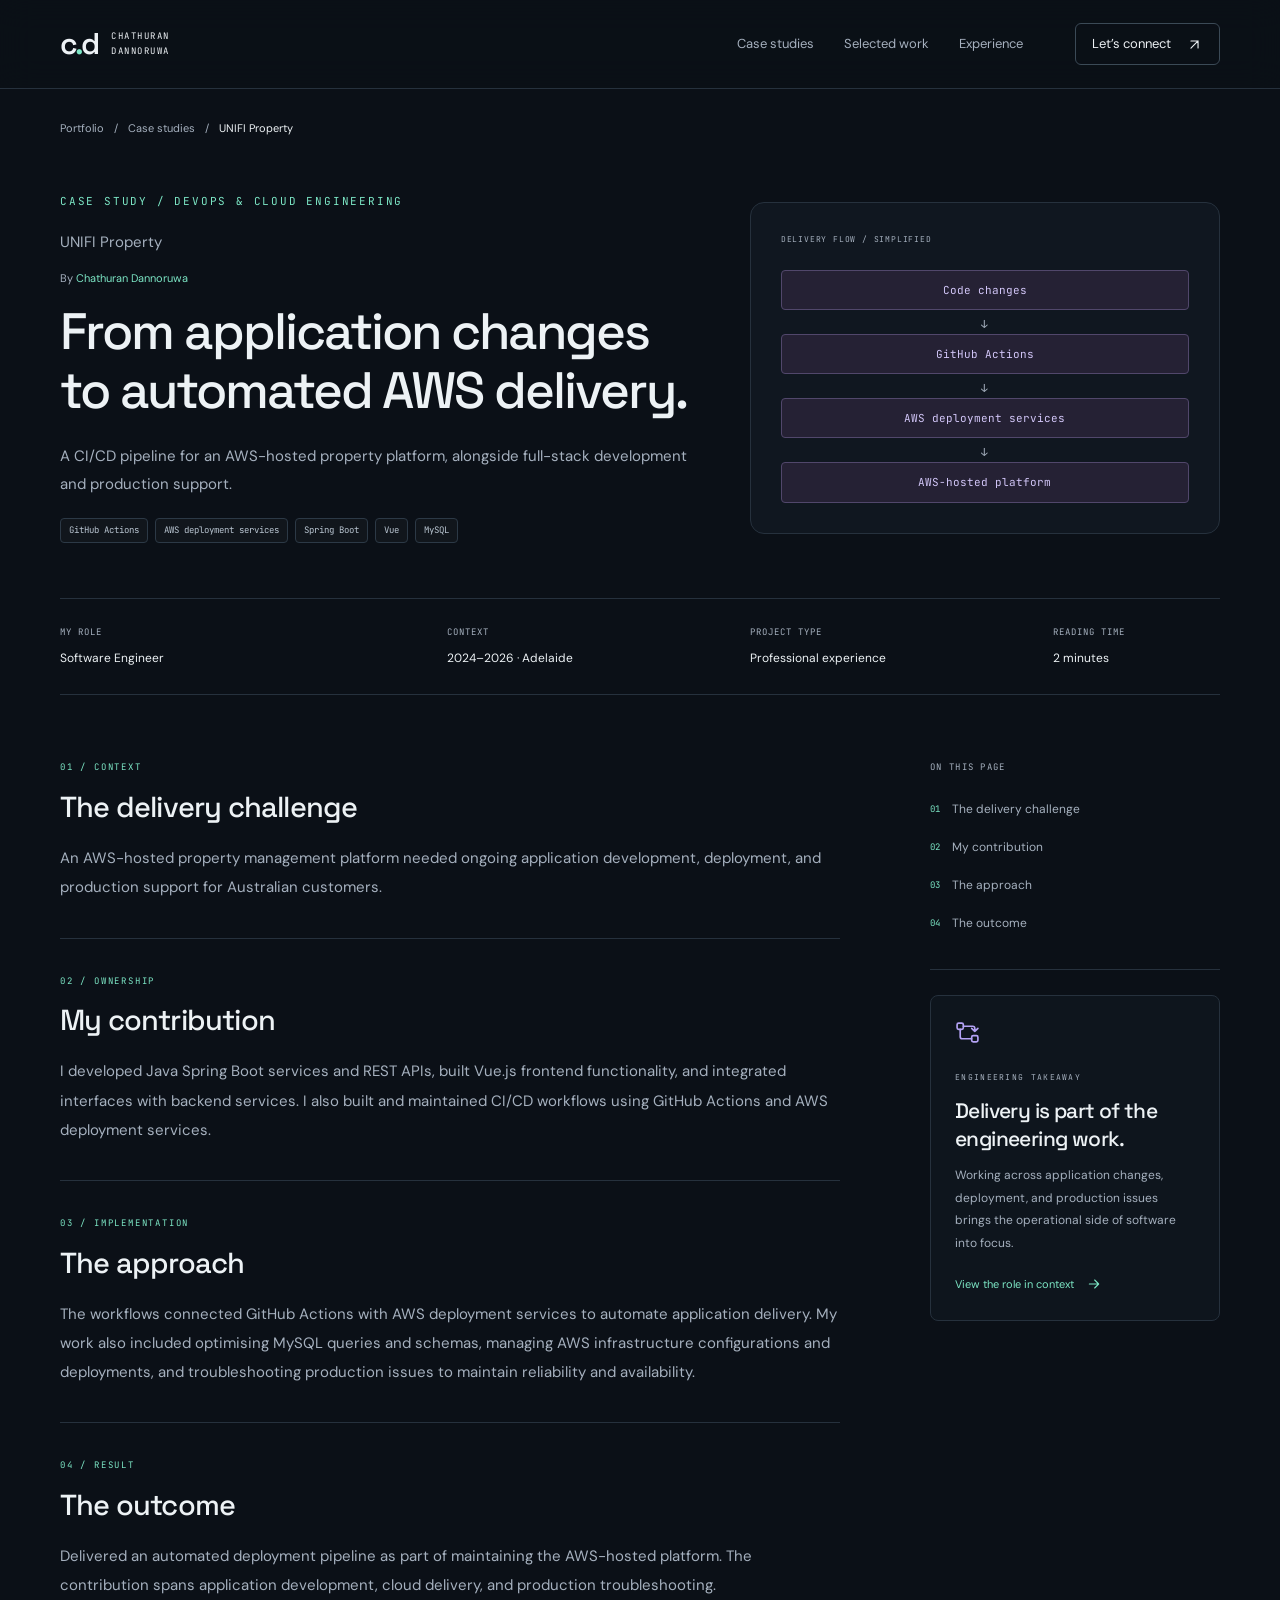
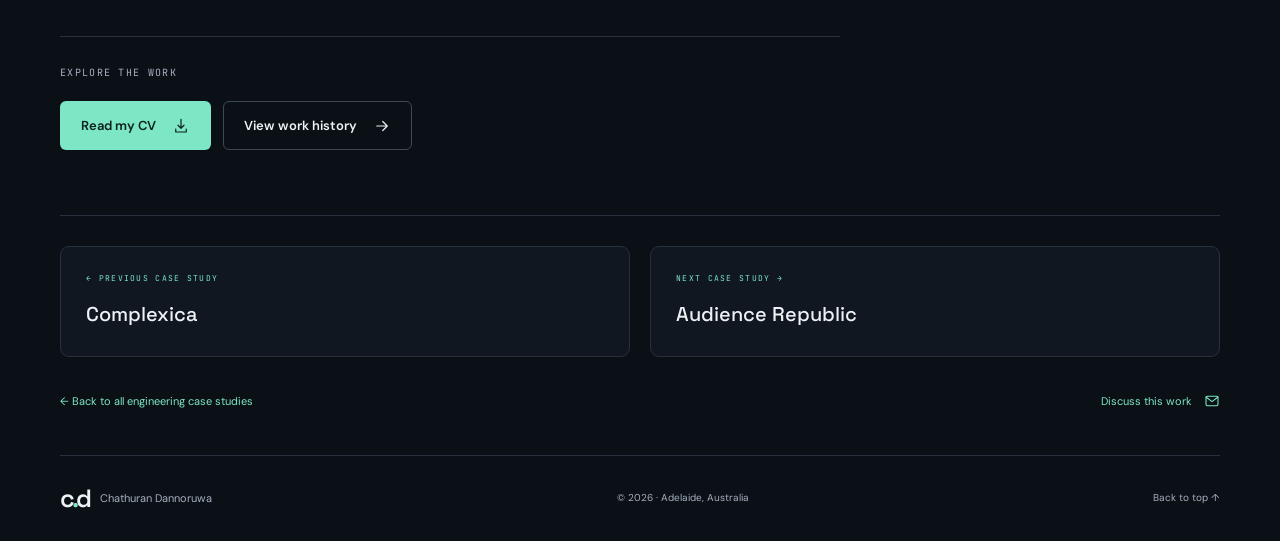
<file: case-studies/unifi.html>
<!DOCTYPE html>
<html lang="en-AU">
<head>
  <meta charset="UTF-8">
  <meta name="viewport" content="width=device-width, initial-scale=1.0">
  <meta name="theme-color" content="#0b1017">
  <title>UNIFI Property Case Study — Chathuran Dannoruwa</title>
  <meta name="description" content="A CI/CD pipeline for an AWS-hosted property platform, alongside full-stack development and production support.">
  <meta name="author" content="Chathuran Dannoruwa">
  <link rel="canonical" href="https://chathuran.github.io/case-studies/unifi.html">
  <meta property="og:type" content="article">
  <meta property="og:site_name" content="Chathuran Dannoruwa">
  <meta property="og:title" content="UNIFI Property Case Study — Chathuran Dannoruwa">
  <meta property="og:description" content="A CI/CD pipeline for an AWS-hosted property platform, alongside full-stack development and production support.">
  <meta property="og:url" content="https://chathuran.github.io/case-studies/unifi.html">
  <meta property="og:image" content="https://chathuran.github.io/assets/profile.png">
  <meta name="twitter:card" content="summary">
  <meta name="twitter:title" content="UNIFI Property Case Study — Chathuran Dannoruwa">
  <meta name="twitter:description" content="A CI/CD pipeline for an AWS-hosted property platform, alongside full-stack development and production support.">
  <meta name="twitter:image" content="https://chathuran.github.io/assets/profile.png">
  <link rel="icon" type="image/png" href="../assets/profile.png">
  <link rel="preconnect" href="https://fonts.googleapis.com">
  <link rel="preconnect" href="https://fonts.gstatic.com" crossorigin>
  <link href="https://fonts.googleapis.com/css2?family=DM+Sans:wght@400;500;600;700&family=Space+Grotesk:wght@400;500;600;700&family=JetBrains+Mono:wght@400;500&display=swap" rel="stylesheet">
  <link rel="stylesheet" href="../css/styles.css">
  <link rel="stylesheet" href="../css/case-studies.css">
  <link rel="stylesheet" href="../css/study-page.css">
  <script src="../js/main.js" defer></script>
  <script type="application/ld+json">
{
  "@context": "https://schema.org",
  "@graph": [
    {
      "@type": "Article",
      "headline": "From application changes to automated AWS delivery.",
      "description": "A CI/CD pipeline for an AWS-hosted property platform, alongside full-stack development and production support.",
      "url": "https://chathuran.github.io/case-studies/unifi.html",
      "mainEntityOfPage": "https://chathuran.github.io/case-studies/unifi.html",
      "author": {
        "@type": "Person",
        "name": "Chathuran Dannoruwa",
        "url": "https://chathuran.github.io/",
        "@id": "https://chathuran.github.io/#person"
      },
      "about": "UNIFI Property",
      "inLanguage": "en-AU",
      "@id": "https://chathuran.github.io/case-studies/unifi.html#article",
      "isPartOf": {
        "@id": "https://chathuran.github.io/#website"
      }
    },
    {
      "@type": "BreadcrumbList",
      "@id": "https://chathuran.github.io/case-studies/unifi.html#breadcrumb",
      "itemListElement": [
        {
          "@type": "ListItem",
          "position": 1,
          "name": "Chathuran Dannoruwa",
          "item": "https://chathuran.github.io/"
        },
        {
          "@type": "ListItem",
          "position": 2,
          "name": "UNIFI Property case study",
          "item": "https://chathuran.github.io/case-studies/unifi.html"
        }
      ]
    }
  ]
}
  </script>
</head>
<body class="study-page">
  <a class="skip-link" href="#main">Skip to content</a>
  <svg class="icon-library" xmlns="http://www.w3.org/2000/svg" aria-hidden="true">
    <symbol id="i-arrow" viewBox="0 0 24 24"><path d="M5 12h14m-6-6 6 6-6 6"/></symbol>
    <symbol id="i-external" viewBox="0 0 24 24"><path d="M7 17 17 7M7 7h10v10"/></symbol>
    <symbol id="i-download" viewBox="0 0 24 24"><path d="M12 3v12m-4-4 4 4 4-4M5 16v4h14v-4"/></symbol>
    <symbol id="i-code" viewBox="0 0 24 24"><path d="m8 6-6 6 6 6m8-12 6 6-6 6M14 3l-4 18"/></symbol>
    <symbol id="i-flow" viewBox="0 0 24 24"><rect x="2" y="3" width="6" height="6" rx="1.5"/><rect x="16" y="15" width="6" height="6" rx="1.5"/><path d="M5 9v7a2 2 0 0 0 2 2h9M8 6h9a2 2 0 0 1 2 2v3m-3-3 3 3 3-3"/></symbol>
    <symbol id="i-cloud" viewBox="0 0 24 24"><path d="M7 19a5 5 0 1 1 .4-10A6 6 0 0 1 19 10a4.5 4.5 0 0 1-.5 9H7Z"/></symbol>
    <symbol id="i-shield" viewBox="0 0 24 24"><path d="m12 2 8 4v6c0 5-8 10-8 10S4 17 4 12V6l8-4Z"/><path d="m8 12 3 3 5-6"/></symbol>
    <symbol id="i-mail" viewBox="0 0 24 24"><rect x="3" y="5" width="18" height="14" rx="2"/><path d="m3 6 9 7 9-7"/></symbol>
    <symbol id="i-github" viewBox="0 0 24 24"><path d="M9 19c-4 1-4-2-6-2m12 5v-4a3.5 3.5 0 0 0-1-2.7c3.3-.4 6.7-1.6 6.7-7.3A5.7 5.7 0 0 0 19.2 4 5.3 5.3 0 0 0 19.1.1S17.8-.3 15 1.6a14 14 0 0 0-6 0C6.2-.3 4.9.1 4.9.1A5.3 5.3 0 0 0 4.8 4a5.7 5.7 0 0 0-1.5 4c0 5.7 3.4 6.9 6.7 7.3A3.5 3.5 0 0 0 9 18v4" transform="translate(0 1) scale(.95)"/></symbol>
    <symbol id="i-pin" viewBox="0 0 24 24"><path d="M20 10c0 6-8 12-8 12S4 16 4 10a8 8 0 1 1 16 0Z"/><circle cx="12" cy="10" r="2.5"/></symbol>
    <symbol id="i-copy" viewBox="0 0 24 24"><rect x="8" y="8" width="12" height="13" rx="2"/><path d="M16 8V5a2 2 0 0 0-2-2H5a2 2 0 0 0-2 2v9a2 2 0 0 0 2 2h3"/></symbol>
  </svg>
  <header class="site-header">
    <nav class="container nav" aria-label="Main navigation">
      <a class="brand" href="../" aria-label="Chathuran Dannoruwa, portfolio"><span class="brand-mark">c<span>.</span>d</span><span class="brand-name">CHATHURAN<br>DANNORUWA</span></a>
      <div class="nav-links" id="navigation"><a href="../#case-studies">Case studies</a><a href="../#work">Selected work</a><a href="../#experience">Experience</a></div>
      <a class="nav-contact" href="../#contact">Let’s connect <svg class="icon" aria-hidden="true"><use href="#i-external"/></svg></a>
      <button class="menu-toggle" type="button" aria-expanded="false" aria-controls="navigation" aria-label="Open navigation"><span></span><span></span></button>
    </nav>
  </header>
  <main id="main">
    <div class="container">
      <nav class="study-breadcrumb" aria-label="Breadcrumb"><a href="../">Portfolio</a><span aria-hidden="true">/</span><a href="../#case-studies">Case studies</a><span aria-hidden="true">/</span><span aria-current="page">UNIFI Property</span></nav>
      <article aria-labelledby="study-title">
        <header class="study-hero">
          <div class="study-hero-copy">
            <p class="eyebrow">CASE STUDY / DEVOPS &amp; CLOUD ENGINEERING</p>
            <p class="study-client">UNIFI Property</p>
            <p class="study-byline">By <a rel="author" href="../#about">Chathuran Dannoruwa</a></p>
            <h1 id="study-title">From application changes to automated AWS delivery.</h1>
            <p class="study-description">A CI/CD pipeline for an AWS-hosted property platform, alongside full-stack development and production support.</p>
            <div class="tags" aria-label="Technologies"><span>GitHub Actions</span><span>AWS deployment services</span><span>Spring Boot</span><span>Vue</span><span>MySQL</span></div>
          </div>
          <div class="study-visual"><div class="case-flow-wrap">
                <p class="mini-label">DELIVERY FLOW / SIMPLIFIED</p>
                <ol class="case-flow"><li>Code changes</li><li>GitHub Actions</li><li>AWS deployment services</li><li>AWS-hosted platform</li></ol>
              </div></div>
        </header>
        <dl class="study-meta"><div><dt>My role</dt><dd>Software Engineer</dd></div><div><dt>Context</dt><dd>2024–2026 · Adelaide</dd></div><div><dt>Project type</dt><dd>Professional experience</dd></div><div><dt>Reading time</dt><dd>2 minutes</dd></div></dl>
        <div class="study-layout">
          <div class="study-content">
            <section class="study-chapter" id="problem" aria-labelledby="heading-problem">
              <p class="eyebrow">01 / CONTEXT</p>
              <h2 id="heading-problem">The delivery challenge</h2>
              <p>An AWS-hosted property management platform needed ongoing application development, deployment, and production support for Australian customers.</p>
            </section>
            <section class="study-chapter" id="contribution" aria-labelledby="heading-contribution">
              <p class="eyebrow">02 / OWNERSHIP</p>
              <h2 id="heading-contribution">My contribution</h2>
              <p>I developed Java Spring Boot services and REST APIs, built Vue.js frontend functionality, and integrated interfaces with backend services. I also built and maintained CI/CD workflows using GitHub Actions and AWS deployment services.</p>
            </section>
            <section class="study-chapter" id="approach" aria-labelledby="heading-approach">
              <p class="eyebrow">03 / IMPLEMENTATION</p>
              <h2 id="heading-approach">The approach</h2>
              <p>The workflows connected GitHub Actions with AWS deployment services to automate application delivery. My work also included optimising MySQL queries and schemas, managing AWS infrastructure configurations and deployments, and troubleshooting production issues to maintain reliability and availability.</p>
            </section>
            <section class="study-chapter" id="outcome" aria-labelledby="heading-outcome">
              <p class="eyebrow">04 / RESULT</p>
              <h2 id="heading-outcome">The outcome</h2>
              <p>Delivered an automated deployment pipeline as part of maintaining the AWS-hosted platform. The contribution spans application development, cloud delivery, and production troubleshooting.</p>
            </section>
            <div class="study-evidence"><p class="mini-label">EXPLORE THE WORK</p><div class="hero-actions"><a class="button button-primary" href="../assets/Chathuran%20Dannoruwa%20Resume.pdf">Read my CV <svg class="icon" aria-hidden="true"><use href="#i-download"/></svg></a><a class="button button-secondary" href="../#experience-unifi">View work history <svg class="icon" aria-hidden="true"><use href="#i-arrow"/></svg></a></div></div>
          </div>
          <aside class="study-sidebar" aria-label="Case study navigation and takeaway">
            <nav class="study-toc" aria-label="On this page"><p class="mini-label">ON THIS PAGE</p>
              <a href="#problem"><span>01</span>The delivery challenge</a>
              <a href="#contribution"><span>02</span>My contribution</a>
              <a href="#approach"><span>03</span>The approach</a>
              <a href="#outcome"><span>04</span>The outcome</a>
            </nav>
            <aside class="case-takeaway" aria-label="Case study takeaway"><svg class="icon violet-text"><use href="#i-flow"/></svg><p class="mini-label">ENGINEERING TAKEAWAY</p><h3>Delivery is part of the engineering work.</h3><p>Working across application changes, deployment, and production issues brings the operational side of software into focus.</p><a class="text-link" href="../#experience-unifi">View the role in context <svg class="icon"><use href="#i-arrow"/></svg></a></aside>
          </aside>
        </div>
      </article>
      <nav class="study-pagination" aria-label="More case studies">
        <a href="complexica.html"><span class="mini-label">← PREVIOUS CASE STUDY</span><strong>Complexica</strong></a>
        <a href="audience.html"><span class="mini-label">NEXT CASE STUDY →</span><strong>Audience Republic</strong></a>
      </nav>
      <div class="study-return"><a class="text-link" href="../#case-studies">← Back to all engineering case studies</a><a class="text-link" href="mailto:chathuran.dc@gmail.com">Discuss this work <svg class="icon" aria-hidden="true"><use href="#i-mail"/></svg></a></div>
    </div>
  </main>
  <footer class="container footer"><a class="brand" href="../"><span class="brand-mark">c<span>.</span>d</span><span>Chathuran Dannoruwa</span></a><p>© <span data-year>2026</span> · Adelaide, Australia</p><a href="#main">Back to top ↑</a></footer>
</body>
</html>
</file>
<file: css/styles.css>
:root {
  --bg:#0b1017;
  --surface:#101720;
  --surface-raised:#151e29;
  --line:#26313d;
  --text:#edf2f5;
  --muted:#a5b0be;
  --mint:#7ce6c5;
  --violet:#b4a3f5;
  --blue:#86b8f5;
  --warm:#eac894;
  --display:'Space Grotesk',sans-serif;
  --body:'DM Sans',sans-serif;
  --mono:'JetBrains Mono',monospace;
  --radius:14px;
}

* {
  box-sizing:border-box;
}

html {
  scroll-behavior:smooth;
  scroll-padding-top:100px;
}

body {
  margin:0;
  background:var(--bg);
  color:var(--text);
  font-family:var(--body);
  font-size:16px;
  line-height:1.65;
  -webkit-font-smoothing:antialiased;
}

body.menu-open {
  overflow:hidden;
}

::selection {
  background:var(--mint);
  color:var(--bg);
}

a {
  color:inherit;
  text-decoration:none;
}

button {
  font:inherit;
}

button,a {
  -webkit-tap-highlight-color:transparent;
}

button {
  cursor:pointer;
}

button:disabled {
  cursor:default;
}

a:focus-visible,button:focus-visible,summary:focus-visible,[tabindex]:focus-visible {
  outline:2px solid var(--mint);
  outline-offset:5px;
}

img {
  max-width:100%;
  display:block;
}

h1,h2,h3,h4,p {
  margin:0;
}

h1,h2,h3,h4 {
  font-family:var(--display);
  font-weight:500;
  line-height:1.2;
}

h2 {
  font-size:clamp(30px,3.4vw,44px);
  letter-spacing:-1.8px;
}

h3 {
  font-size:23px;
  letter-spacing:-.6px;
}

strong {
  font-weight:600;
}

.container {
  width:min(1160px,calc(100% - 80px));
  margin-inline:auto;
}

.section {
  padding-block:104px;
}

.icon-library {
  position:absolute;
  width:0;
  height:0;
  overflow:hidden;
}

.icon {
  width:21px;
  height:21px;
  fill:none;
  stroke:currentColor;
  stroke-width:1.6;
  stroke-linecap:round;
  stroke-linejoin:round;
  flex-shrink:0;
}

.mono,.mini-label,.eyebrow {
  font-family:var(--mono);
  font-size:10px;
  letter-spacing:1.3px;
  font-weight:400;
}

.eyebrow {
  color:var(--mint);
  margin-bottom:20px;
  letter-spacing:1.8px;
  font-size:11px;
}

.mini-label {
  color:var(--muted);
}

.skip-link {
  position:fixed;
  top:12px;
  left:12px;
  z-index:100;
  background:var(--mint);
  color:var(--bg);
  padding:12px 20px;
  transform:translateY(-160%);
}

.skip-link:focus {
  transform:translateY(0);
}

.status-dot {
  display:inline-block;
  width:7px;
  height:7px;
  border-radius:50%;
  background:var(--mint);
  flex-shrink:0;
}

.violet-text {
  color:var(--violet)!important;
}

.blue-text {
  color:var(--blue)!important;
}

.warm-text {
  color:var(--warm)!important;
}


/* Navigation */

.site-header {
  position:sticky;
  top:0;
  z-index:40;
  border-bottom:1px solid var(--line);
  background:rgba(11,16,23,.94);
  backdrop-filter:blur(16px);
  -webkit-backdrop-filter:blur(16px);
}

.nav {
  height:88px;
  display:flex;
  align-items:center;
  justify-content:space-between;
  gap:24px;
}

.brand {
  display:flex;
  align-items:center;
  gap:14px;
}

.brand-mark {
  font-family:var(--display);
  font-size:30px;
  font-weight:600;
  letter-spacing:-3px;
  line-height:1;
}

.brand-mark span {
  color:var(--mint);
}

.brand-name {
  font-family:var(--mono);
  font-size:9px;
  line-height:1.65;
  letter-spacing:1.5px;
}

.nav-links {
  display:flex;
  gap:30px;
  margin-left:auto;
  margin-right:28px;
}

.nav-links a {
  font-size:13px;
  color:var(--muted);
  transition:color .2s;
}

.nav-links a:hover,.nav-links a[aria-current] {
  color:var(--mint);
}

.nav-contact {
  display:flex;
  align-items:center;
  gap:15px;
  font-size:13px;
  border:1px solid #3b4a56;
  padding:9px 16px;
  border-radius:6px;
  transition:background .2s,border-color .2s;
}

.nav-contact:hover {
  background:var(--surface-raised);
  border-color:var(--mint);
}

.nav-contact .icon {
  width:17px;
  height:17px;
}

.menu-toggle {
  display:none;
  background:none;
  color:var(--text);
  border:1px solid var(--line);
  width:42px;
  height:42px;
  border-radius:6px;
  align-items:center;
  justify-content:center;
  flex-direction:column;
  gap:6px;
}

.menu-toggle span {
  width:18px;
  height:1px;
  background:currentColor;
  transition:transform .2s;
}


/* Introduction */

.hero {
  display:grid;
  grid-template-columns:1.18fr 1fr;
  align-items:center;
  gap:65px;
  padding-block:84px 70px;
  position:relative;
}

.availability {
  display:flex;
  align-items:center;
  gap:9px;
  font-family:var(--mono);
  font-size:10px;
  letter-spacing:.25px;
  color:var(--mint);
}

.availability-location {
  color:var(--muted);
  margin-left:5px;
}

.hero-eyebrow {
  color:var(--muted);
  font-family:var(--body);
  font-size:13px;
  letter-spacing:0;
  margin-top:34px;
  margin-bottom:15px;
}

.hero h1 {
  font-size:clamp(42px,4.7vw,62px);
  letter-spacing:-3.2px;
  line-height:1.13;
  font-weight:500;
}

.hero h1>span {
  color:var(--mint);
}

.hero-description {
  max-width:530px;
  font-size:15px;
  line-height:1.85;
  color:var(--muted);
  margin-top:24px;
}

.hero-description strong {
  color:var(--text);
  font-weight:500;
}

.hero-actions {
  display:flex;
  gap:12px;
  margin-top:30px;
  flex-wrap:wrap;
}

.button {
  display:inline-flex;
  align-items:center;
  justify-content:center;
  gap:16px;
  border:1px solid transparent;
  border-radius:6px;
  padding:13px 20px;
  font-size:13px;
  font-weight:600;
  transition:background .2s,transform .2s,border-color .2s;
}

.button:hover {
  transform:translateY(-2px);
}

.button .icon {
  width:18px;
  height:18px;
}

.button-primary {
  background:var(--mint);
  color:#0b211b;
}

.button-primary:hover {
  background:#a2f2d9;
}

.button-secondary {
  border-color:#3b4a56;
  background:transparent;
}

.button-secondary:hover {
  border-color:var(--mint);
  background:var(--surface-raised);
}

.hero-socials {
  display:flex;
  align-items:center;
  gap:23px;
  margin-top:29px;
  font-size:11px;
  color:var(--muted);
}

.hero-socials>a {
  display:flex;
  gap:5px;
  align-items:center;
}

.hero-socials a:hover {
  color:var(--mint);
}

.hero-socials .icon {
  width:13px;
  height:13px;
}

.hero-socials>span {
  border-left:1px solid var(--line);
  padding-left:23px;
  font-family:var(--mono);
  font-size:9px;
}

.engineering-card {
  border:1px solid #33414d;
  border-radius:var(--radius);
  background:var(--surface);
  position:relative;
  box-shadow:18px 18px 0 -1px var(--bg),18px 18px 0 0 #22342f;
}

.engineering-topline {
  padding:15px 22px;
  border-bottom:1px solid var(--line);
  display:flex;
  justify-content:space-between;
  align-items:center;
  color:var(--muted);
}

.engineering-topline .mono {
  font-size:9px;
}

.window-dots {
  display:flex;
  gap:5px;
}

.window-dots i {
  width:5px;
  height:5px;
  background:#53616e;
  border-radius:50%;
}

.window-dots i:first-child {
  background:var(--mint);
}

.engineering-profile {
  display:flex;
  align-items:center;
  gap:12px;
  padding:24px 22px 18px;
}

.engineering-profile img {
  width:44px;
  height:44px;
  object-fit:cover;
  border-radius:50%;
  border:2px solid #3b4a56;
}

.engineering-profile strong {
  display:block;
  font-size:13px;
  font-weight:500;
}

.engineering-profile div>span {
  display:block;
  font-size:10px;
  color:var(--muted);
  margin-top:3px;
}

.profile-status {
  width:7px;
  height:7px;
  border-radius:50%;
  background:var(--mint);
  margin-left:auto;
  box-shadow:0 0 0 5px rgba(124,230,197,.08);
}

.system-map {
  padding:6px 22px 22px;
}

.system-node {
  display:flex;
  align-items:center;
  gap:12px;
  background:#121d26;
  border:1px solid #2b3c46;
  padding:14px;
  border-radius:7px;
}

.node-icon {
  width:36px;
  height:38px;
  border:1px solid #33554c;
  display:flex;
  align-items:center;
  justify-content:center;
  border-radius:6px;
  color:var(--mint);
  background:rgba(124,230,197,.04);
  flex-shrink:0;
}

.node-icon.violet {
  color:var(--violet);
  border-color:#51476b;
  background:rgba(180,163,245,.04);
}

.node-icon.blue {
  color:var(--blue);
  border-color:#3b526c;
  background:rgba(134,184,245,.04);
}

.node-icon .icon {
  width:20px;
  height:20px;
}

.node-step {
  font-family:var(--mono);
  color:var(--muted);
  font-size:8px;
  letter-spacing:1px;
}

.system-node h2 {
  font-size:15px;
  letter-spacing:-.25px;
  margin-top:3px;
}

.system-node p {
  font-family:var(--mono);
  font-size:8px;
  color:var(--muted);
  margin-top:5px;
}

.node-label {
  font-family:var(--mono);
  font-size:8px;
  color:var(--muted);
  margin-left:auto;
  align-self:flex-start;
  margin-top:3px;
}

.system-connector {
  height:17px;
  margin-left:32px;
  border-left:1px dashed #405550;
  position:relative;
}

.system-connector span {
  position:absolute;
  left:-2px;
  bottom:2px;
  width:3px;
  height:3px;
  background:var(--mint);
}

.security-foundation {
  display:flex;
  align-items:center;
  gap:11px;
  background:rgba(124,230,197,.04);
  border-block:1px solid #2b3e38;
  padding:15px 23px;
  color:var(--mint);
}

.security-foundation .icon {
  width:21px;
  height:25px;
}

.security-foundation strong {
  display:block;
  font-size:11px;
  font-weight:500;
}

.security-foundation div>span {
  display:block;
  font-size:9px;
  color:var(--muted);
  margin-top:4px;
}

.engineering-footnote {
  display:flex;
  align-items:center;
  gap:7px;
  padding:12px 22px;
  font-family:var(--mono);
  font-size:8px;
  letter-spacing:.1px;
  color:var(--muted);
}

.engineering-footnote .status-dot {
  width:4px;
  height:4px;
}

.proof-strip {
  border-block:1px solid var(--line);
  display:grid;
  grid-template-columns:.88fr 1.3fr 1.05fr 1fr;
  padding-block:30px;
  gap:25px;
}

.proof-strip>div {
  display:flex;
  gap:17px;
  align-items:center;
  border-left:1px solid var(--line);
  padding-left:25px;
}

.proof-strip>div:first-child {
  border:0;
  padding:0;
}

.proof-strip strong {
  font-family:var(--display);
  font-weight:500;
  font-size:35px;
  letter-spacing:-1.5px;
  white-space:nowrap;
}

.proof-strip strong>span {
  color:var(--mint);
  font-size:26px;
}

.proof-strip p {
  font-size:11px;
  color:var(--muted);
  line-height:1.7;
}

.proof-strip small {
  display:block;
  font-family:var(--mono);
  font-size:8px;
  color:var(--muted);
  margin-top:2px;
}


/* Role-specific experience */

.section-heading {
  display:flex;
  justify-content:space-between;
  gap:50px;
  align-items:flex-end;
  margin-bottom:42px;
}

.section-intro {
  font-size:14px;
  line-height:1.8;
  color:var(--muted);
  max-width:335px;
  padding-bottom:3px;
}

.role-prompt {
  font-size:12px;
  color:var(--muted);
  margin-bottom:16px;
}

.role-tabs {
  display:grid;
  grid-template-columns:repeat(4,1fr);
  border:1px solid var(--line);
  border-radius:8px;
  padding:5px;
  gap:4px;
  background:var(--surface);
}

.role-tabs button {
  display:flex;
  align-items:center;
  justify-content:center;
  gap:10px;
  border:1px solid transparent;
  background:transparent;
  color:var(--muted);
  font-size:12px;
  padding:13px 8px;
  border-radius:5px;
  transition:color .2s,background .2s;
}

.role-tabs .icon {
  width:18px;
  height:18px;
}

.role-tabs button:hover {
  color:var(--text);
  background:var(--surface-raised);
}

.role-tabs button[aria-selected=true] {
  background:#1c332e;
  border-color:#345b4e;
  color:var(--mint);
}

.role-panel {
  display:grid;
  grid-template-columns:1fr 1fr;
  gap:70px;
  padding:37px 34px;
  background:var(--surface);
  border:1px solid var(--line);
  border-radius:var(--radius);
  margin-top:18px;
  min-height:330px;
}

.role-panel[hidden] {
  display:none;
}

.role-overview h3 {
  font-size:29px;
  line-height:1.25;
  letter-spacing:-.9px;
  margin-top:14px;
}

.role-overview>p {
  font-size:13px;
  line-height:1.85;
  color:var(--muted);
  margin-top:16px;
  max-width:470px;
}

.experience-label {
  font-family:var(--mono);
  font-size:8px;
  letter-spacing:1px;
  color:var(--mint);
}

.learning-label {
  color:var(--warm);
}

.tags {
  display:flex;
  flex-wrap:wrap;
  gap:7px;
  margin-top:20px;
}

.tags span {
  font-family:var(--mono);
  font-size:9px;
  color:#b9c5d1;
  background:rgba(255,255,255,.025);
  border:1px solid #2c3946;
  padding:4px 8px;
  border-radius:4px;
  line-height:1.65;
}

.role-evidence>.mini-label {
  font-size:9px;
  margin-bottom:6px;
}

.evidence-item {
  display:flex;
  align-items:flex-start;
  gap:13px;
  padding-block:18px;
  border-bottom:1px solid var(--line);
}

.evidence-item>span {
  font-family:var(--mono);
  font-size:9px;
  color:var(--mint);
  padding-top:3px;
}

.evidence-item h4 {
  font-size:15px;
  letter-spacing:-.2px;
  line-height:1.4;
}

.evidence-item p {
  font-size:12px;
  line-height:1.7;
  color:var(--muted);
  margin-top:6px;
}

.evidence-item>.icon {
  width:17px;
  height:17px;
  color:var(--muted);
  margin-left:auto;
}

.evidence-item[href]:hover h4 {
  color:var(--mint);
}

.text-link {
  display:inline-flex;
  align-items:center;
  gap:12px;
  font-size:11px;
  color:var(--mint);
  margin-top:20px;
}

.text-link .icon {
  width:16px;
  height:16px;
}

.text-link:hover {
  color:var(--text);
}

.noscript-note {
  color:var(--muted);
  font-size:12px;
  margin-top:15px;
}


/* Products */

.work-section {
  background:#0e151d;
  border-block:1px solid var(--line);
}

.projects-grid {
  display:grid;
  grid-template-columns:1fr 1fr;
  gap:25px;
}

.project-card {
  border:1px solid #303b48;
  border-radius:var(--radius);
  overflow:hidden;
  background:var(--surface);
  display:flex;
  flex-direction:column;
}

.project-art {
  height:275px;
  position:relative;
  overflow:hidden;
  border-bottom:1px solid #303b48;
}

.art-caption {
  position:absolute;
  bottom:14px;
  left:22px;
  font-family:var(--mono);
  font-size:8px;
  letter-spacing:1.4px;
}

.travel-art {
  background:#c8ddce;
  color:#1a3e37;
  display:flex;
  align-items:center;
  justify-content:center;
}

.map-grid {
  position:absolute;
  inset:0;
  background-image:linear-gradient(#779c861f 1px,transparent 1px),linear-gradient(90deg,#779c861f 1px,transparent 1px);
  background-size:35px 35px;
  transform:rotate(-14deg) scale(1.2);
}

.travel-route {
  position:absolute;
  width:350px;
  height:180px;
  border:1px dashed #6f9683;
  border-radius:50%;
  transform:rotate(-25deg);
}

.route-start,.route-end {
  position:absolute;
  width:9px;
  height:9px;
  border-radius:50%;
  background:#496e5d;
  box-shadow:0 0 0 5px #78998533;
}

.route-start {
  left:8px;
  top:40px;
}

.route-end {
  right:2px;
  top:60px;
}

.travel-preview {
  position:relative;
  width:245px;
  padding:21px 21px 18px;
  background:#f1f5ed;
  border:1px solid #b0c4b4;
  border-radius:10px;
  transform:rotate(-3deg);
  box-shadow:7px 9px 0 #45614a17;
}

.travel-preview>.mini-label {
  color:#466353;
  font-size:8px;
  letter-spacing:2px;
}

.travel-preview>strong {
  font-family:var(--display);
  display:block;
  font-size:25px;
  line-height:1.2;
  letter-spacing:-1px;
  margin-top:13px;
}

.travel-preview strong>span {
  display:block;
  font-size:15px;
  font-weight:400;
  letter-spacing:-.3px;
  margin-top:5px;
}

.destination {
  display:flex;
  justify-content:space-between;
  align-items:center;
  background:#fff;
  border:1px solid #c9d4c9;
  font-size:10px;
  padding:9px 12px;
  margin-top:17px;
  border-radius:5px;
}

.destination>span {
  font-size:16px;
}

.travel-categories {
  display:flex;
  gap:6px;
  margin-top:11px;
}

.travel-categories>span {
  font-size:7px;
  padding:3px 6px;
  border:1px solid #c9d4c9;
  border-radius:3px;
}

.travel-stamp {
  position:absolute;
  right:25px;
  top:20px;
  display:flex;
  gap:5px;
  align-items:center;
  transform:rotate(8deg);
  font-size:7px;
  font-family:var(--mono);
  line-height:1.5;
  z-index:1;
}

.travel-stamp .icon {
  width:23px;
  height:23px;
}

.flow-art {
  background:#191a29;
  color:#d3c7ff;
  display:flex;
  justify-content:center;
  align-items:center;
  background-image:radial-gradient(#b4a3f520 1px,transparent 1px);
  background-size:18px 18px;
}

.editor-top {
  position:absolute;
  top:0;
  left:0;
  right:0;
  padding:13px 20px;
  background:#1f2031;
  border-bottom:1px solid #393747;
  display:flex;
  gap:14px;
  align-items:center;
  font-family:var(--mono);
  font-size:8px;
  color:#b8b1d0;
}

.editor-top .window-dots i:first-child {
  background:var(--violet);
}

.flow-diagram {
  width:290px;
  margin-top:16px;
  display:flex;
  flex-direction:column;
  align-items:center;
}

.flow-node {
  background:#272538;
  border:1px solid #5b506f;
  border-radius:5px;
  padding:7px 14px;
  text-align:center;
  min-width:122px;
}

.flow-node span {
  font-family:var(--mono);
  display:block;
  font-size:7px;
  color:#b7a5d6;
}

.flow-node strong {
  font-family:var(--display);
  display:block;
  font-size:11px;
  font-weight:400;
  margin-top:3px;
}

.controller {
  border-color:#8e81ae;
}

.service {
  background:#333047;
  border-color:#a494cb;
}

.flow-line {
  height:17px;
  width:1px;
  background:#7c6a9c;
}

.flow-fork {
  position:relative;
  width:150px;
  height:23px;
  border-top:1px solid #7c6a9c;
  border-inline:1px solid #7c6a9c;
  margin-top:12px;
}

.flow-fork:before {
  content:'';
  position:absolute;
  height:12px;
  width:1px;
  background:#7c6a9c;
  left:50%;
  top:-13px;
}

.flow-bottom {
  display:flex;
  gap:24px;
}

.flow-art .art-caption {
  color:#b5a8ca;
}

.project-content {
  padding:27px;
  display:flex;
  flex-direction:column;
  flex:1;
}

.project-meta {
  display:flex;
  justify-content:space-between;
  align-items:center;
  gap:10px;
  margin-bottom:14px;
}

.project-kind {
  font-family:var(--mono);
  font-size:8px;
  letter-spacing:1px;
  color:var(--muted);
}

.live-label {
  font-size:9px;
  color:var(--mint);
  display:flex;
  align-items:center;
  gap:6px;
}

.live-label .status-dot {
  width:4px;
  height:4px;
}

.project-content h3 {
  font-size:25px;
  letter-spacing:-.9px;
}

.project-content>p {
  font-size:13px;
  line-height:1.85;
  color:var(--muted);
  margin-top:14px;
}

.project-content .tags {
  margin-bottom:26px;
}

.project-link {
  border-top:1px solid var(--line);
  padding-top:19px;
  display:flex;
  align-items:center;
  justify-content:space-between;
  font-size:12px;
  color:var(--text);
  margin-top:auto;
}

.project-link .icon {
  color:var(--mint);
  transition:transform .2s;
}

.project-link:hover {
  color:var(--mint);
}

.project-link:hover .icon {
  transform:translate(2px,-2px);
}

.github-note {
  width:fit-content;
  display:flex;
  align-items:center;
  gap:10px;
  color:var(--muted);
  margin:30px auto 0;
  font-size:12px;
}

.github-note .icon {
  width:17px;
  height:17px;
}

.github-note strong {
  color:var(--text);
  font-weight:500;
}

.github-note:hover,.github-note:hover strong {
  color:var(--mint);
}


/* Work history */

.experience-row {
  display:grid;
  grid-template-columns:250px 1fr;
  gap:40px;
  border-top:1px solid var(--line);
  padding-block:32px;
  scroll-margin-top:115px;
}

.experience-date {
  font-family:var(--mono);
  font-size:10px;
  color:var(--muted);
  padding-top:5px;
}

.experience-date>span {
  font-family:var(--body);
  font-size:11px;
  display:block;
  margin-top:9px;
  color:var(--muted);
}

.job-heading {
  display:flex;
  justify-content:space-between;
  gap:20px;
}

.job-heading h3 {
  font-size:21px;
  letter-spacing:-.5px;
}

.company {
  font-size:13px!important;
  color:var(--mint)!important;
  margin-top:7px!important;
}

.job-index {
  font-family:var(--mono);
  font-size:11px;
  color:var(--muted);
}

.experience-content>p {
  color:var(--muted);
  font-size:13px;
  line-height:1.85;
  max-width:730px;
  margin-top:16px;
}

.impact-list {
  margin:12px 0 0;
  padding-left:16px;
  color:var(--muted);
  font-size:13px;
  line-height:1.85;
}

.impact-list li {
  padding-left:4px;
  margin-top:6px;
}

.impact-list li::marker {
  color:var(--mint);
}

.impact-list strong {
  font-weight:500;
  color:var(--text);
}

.experience-content .tags {
  margin-top:16px;
}

.earlier-experience {
  border-block:1px solid var(--line);
}

.earlier-experience summary {
  list-style:none;
  display:flex;
  align-items:center;
  gap:20px;
  padding-block:24px;
  cursor:pointer;
  font-family:var(--display);
  font-size:17px;
}

.earlier-experience summary::-webkit-details-marker {
  display:none;
}

.earlier-experience summary>span:first-child {
  font-family:var(--mono);
  font-size:10px;
  color:var(--muted);
}

.details-plus {
  margin-left:auto;
  color:var(--mint);
  font-size:24px;
  line-height:1;
  transition:transform .2s;
}

.earlier-experience[open] .details-plus {
  transform:rotate(45deg);
}

.earlier-grid {
  display:grid;
  grid-template-columns:1fr 1fr;
  gap:45px;
  padding:10px 0 30px;
}

.earlier-grid h3 {
  font-size:20px;
  margin-top:15px;
}

.earlier-grid p:last-child {
  font-size:13px;
  color:var(--muted);
  margin-top:12px;
}


/* Skills */

.stack-section {
  background:#0e151d;
  border-block:1px solid var(--line);
}

.stack-grid {
  display:grid;
  grid-template-columns:repeat(4,1fr);
  gap:16px;
}

.stack-card {
  padding:25px 21px;
  border:1px solid var(--line);
  border-radius:9px;
  background:var(--surface);
}

.stack-card>.icon {
  width:25px;
  height:25px;
  color:var(--mint);
  margin-bottom:20px;
}

.stack-card h3 {
  font-size:17px;
  letter-spacing:-.4px;
}

.stack-card>p {
  font-size:11px;
  line-height:1.8;
  color:var(--muted);
  margin-top:9px;
}

.stack-card .tags {
  margin-top:20px;
  gap:6px;
}

.stack-card .tags span {
  font-size:8px;
  padding:4px 7px;
}

.stack-card .learning-note {
  color:var(--warm);
  font-size:10px;
  border-top:1px solid var(--line);
  padding-top:15px;
  margin-top:18px;
}

.frontend-note {
  display:flex;
  align-items:center;
  flex-wrap:wrap;
  gap:12px 25px;
  border-top:1px solid var(--line);
  margin-top:30px;
  padding-top:24px;
}

.frontend-note>.mini-label {
  font-size:8px;
}

.frontend-note p {
  font-size:11px;
  color:var(--text);
}

.frontend-note>span:last-child {
  font-size:11px;
  color:var(--muted);
  margin-left:auto;
}


/* About and contact */

.about-section {
  display:grid;
  grid-template-columns:300px 1fr;
  gap:80px;
  align-items:center;
}

.about-photo {
  position:relative;
  padding:10px;
  background:var(--surface);
  border:1px solid var(--line);
  border-radius:var(--radius);
  transform:rotate(-2deg);
}

.about-photo img {
  width:100%;
  height:auto;
  aspect-ratio:1;
  object-fit:cover;
  border-radius:7px;
  filter:saturate(.75);
}

.about-photo>span {
  display:flex;
  align-items:center;
  gap:7px;
  font-family:var(--mono);
  font-size:9px;
  color:var(--muted);
  padding:13px 5px 3px;
}

.about-photo .icon {
  width:14px;
  height:14px;
  color:var(--mint);
}

.about-copy h2 {
  font-size:clamp(28px,3vw,37px);
  letter-spacing:-1.5px;
  line-height:1.25;
  margin-bottom:23px;
}

.about-copy>p:not(.eyebrow) {
  font-size:13px;
  line-height:1.85;
  color:var(--muted);
  margin-top:15px;
}

.education {
  display:flex;
  flex-direction:column;
  border-top:1px solid var(--line);
  padding-top:20px;
  margin-top:25px;
  gap:5px;
}

.education .mini-label {
  font-size:8px;
  margin-bottom:3px;
}

.education strong {
  font-size:13px;
  font-weight:500;
}

.education>span:last-child {
  font-size:11px;
  color:var(--muted);
}

.contact-section {
  background:#111e1c;
  border-block:1px solid #29403a;
}

.contact-inner {
  padding-block:75px;
  display:grid;
  grid-template-columns:1.6fr 1fr;
  gap:70px;
  align-items:center;
}

.contact-inner h2 {
  font-size:clamp(30px,3.4vw,43px);
  margin-top:24px;
  letter-spacing:-1.7px;
}

.contact-inner>div>p:not(.availability) {
  max-width:550px;
  font-size:13px;
  line-height:1.85;
  color:#b0bfb8;
  margin-top:20px;
}

.contact-actions {
  display:flex;
  gap:12px;
  flex-wrap:wrap;
  margin-top:28px;
}

.contact-details {
  border-left:1px solid #355048;
  padding-left:35px;
}

.contact-details>.mini-label {
  font-size:8px;
}

.email-link {
  display:flex;
  align-items:center;
  gap:12px;
  font-family:var(--display);
  font-size:17px;
  letter-spacing:-.3px;
  margin-top:15px;
  overflow-wrap:anywhere;
}

.email-link .icon {
  width:19px;
  height:19px;
  color:var(--mint);
}

.email-link:hover {
  color:var(--mint);
}

.copy-email {
  border:0;
  background:none;
  padding:12px 0;
  display:flex;
  align-items:center;
  gap:7px;
  color:#b0bfb8;
  font-size:11px;
}

.copy-email .icon {
  width:13px;
  height:13px;
}

.copy-email:hover {
  color:var(--mint);
}

.contact-details .copy-status {
  min-height:18px;
  font-size:10px!important;
  margin:0!important;
  color:var(--mint)!important;
}

.contact-socials {
  display:flex;
  gap:25px;
  margin-top:20px;
  font-size:12px;
}

.contact-socials a {
  display:flex;
  align-items:center;
  gap:8px;
}

.contact-socials a:hover {
  color:var(--mint);
}

.contact-socials .icon {
  width:14px;
  height:14px;
}

.footer {
  display:flex;
  align-items:center;
  justify-content:space-between;
  gap:25px;
  padding-block:30px;
  color:var(--muted);
  font-size:10px;
}

.footer .brand {
  gap:11px;
}

.footer .brand-mark {
  font-size:25px;
  color:var(--text);
}

.footer .brand>span:last-child {
  font-size:11px;
}

.footer>a:last-child:hover {
  color:var(--mint);
}


/* Responsive layouts */

@media(min-width:1450px) {
  .hero {
    padding-block:100px 85px;
  }
}

@media(max-width:1100px) {
  .container {
    width:calc(100% - 60px);
  }
  .hero {
    gap:35px;
  }
  .hero h1 {
    font-size:clamp(40px,4.9vw,56px);
    letter-spacing:-2.8px;
  }
  .hero-description {
    font-size:14px;
  }
  .hero-eyebrow {
    font-size:12px;
  }
  .node-label {
    display:none;
  }
  .system-node {
    padding:12px;
  }
  .system-node h2 {
    font-size:14px;
  }
  .node-step {
    font-size:7px;
  }
  .engineering-profile {
    padding-inline:18px;
  }
  .system-map {
    padding-inline:18px;
  }
  .proof-strip {
    gap:16px;
  }
  .proof-strip>div {
    gap:12px;
    padding-left:16px;
  }
  .proof-strip strong {
    font-size:30px;
  }
  .proof-strip p {
    font-size:10px;
  }
  .role-panel {
    gap:35px;
    padding:30px;
  }
  .stack-grid {
    grid-template-columns:repeat(2,1fr);
  }
  .stack-card {
    padding:25px;
  }
  .frontend-note>span:last-child {
    margin-left:0;
  }
  .contact-inner {
    gap:35px;
  }
  .contact-details {
    padding-left:25px;
  }
  .email-link {
    font-size:15px;
  }
  .about-section {
    gap:55px;
    grid-template-columns:270px 1fr;
  }
  .experience-row {
    grid-template-columns:210px 1fr;
    gap:25px;
  }
}

@media(max-width:800px) {
  .container {
    width:calc(100% - 48px);
  }
  .nav {
    height:76px;
    gap:15px;
  }
  .brand-name {
    display:none;
  }
  .nav-links {
    margin-right:8px;
    gap:20px;
  }
  .nav-links a {
    font-size:12px;
  }
  .nav-contact {
    font-size:11px;
    padding:8px 12px;
  }
  .hero {
    grid-template-columns:1fr;
    gap:48px;
    padding-block:55px 65px;
  }
  .hero-copy {
    max-width:610px;
  }
  .hero h1 {
    font-size:clamp(45px,7.7vw,64px);
    letter-spacing:-3px;
  }
  .hero-description {
    max-width:580px;
    font-size:15px;
  }
  .hero-eyebrow {
    font-size:13px;
  }
  .engineering-card {
    width:min(100% - 18px,520px);
    justify-self:center;
  }
  .node-label {
    display:block;
  }
  .system-node {
    padding:14px;
  }
  .node-step {
    font-size:8px;
  }
  .system-node h2 {
    font-size:15px;
  }
  .system-node p {
    font-size:9px;
  }
  .proof-strip {
    grid-template-columns:1fr 1fr;
    gap:24px;
    padding-block:26px;
  }
  .proof-strip>div {
    padding-left:0;
    border:0;
  }
  .proof-strip strong {
    font-size:32px;
    min-width:70px;
  }
  .proof-strip p {
    font-size:11px;
  }
  .section {
    padding-block:75px;
  }
  .section-heading {
    gap:25px;
  }
  .section-intro {
    max-width:270px;
    font-size:12px;
  }
  h2 {
    font-size:35px;
  }
  .role-tabs {
    grid-template-columns:1fr 1fr;
  }
  .role-tabs button {
    justify-content:flex-start;
    padding:12px 18px;
  }
  .role-panel {
    grid-template-columns:1fr;
    gap:30px;
    min-height:0;
  }
  .role-overview h3 {
    font-size:29px;
  }
  .role-overview>p {
    max-width:none;
  }
  .role-panel .tags {
    margin-top:16px;
  }
  .projects-grid {
    gap:18px;
  }
  .project-art {
    height:235px;
  }
  .travel-preview {
    width:205px;
    padding:16px;
  }
  .travel-preview>strong {
    font-size:22px;
  }
  .travel-stamp {
    right:12px;
    top:15px;
    font-size:6px;
  }
  .travel-preview strong>span {
    font-size:12px;
  }
  .travel-categories>span {
    font-size:6px;
  }
  .flow-diagram {
    transform:scale(.85);
    flex-shrink:0;
  }
  .project-content {
    padding:21px;
  }
  .project-content h3 {
    font-size:22px;
  }
  .project-meta {
    flex-wrap:wrap;
    gap:6px;
  }
  .project-content>p {
    font-size:12px;
  }
  .project-link {
    font-size:11px;
  }
  .experience-row {
    grid-template-columns:175px 1fr;
    gap:25px;
  }
  .experience-date {
    font-size:9px;
  }
  .job-heading h3 {
    font-size:19px;
  }
  .about-section {
    grid-template-columns:200px 1fr;
    gap:35px;
  }
  .about-copy h2 {
    font-size:29px;
    letter-spacing:-1px;
  }
  .about-copy>p:not(.eyebrow) {
    font-size:12px;
  }
  .contact-inner {
    grid-template-columns:1fr;
    gap:40px;
    padding-block:60px;
  }
  .contact-details {
    border-left:0;
    border-top:1px solid #355048;
    padding:28px 0 0;
  }
  .email-link {
    font-size:19px;
  }
  .footer {
    flex-wrap:wrap;
    font-size:9px;
  }
  .footer p {
    order:3;
    width:100%;
    padding-top:6px;
  }
}

@media(max-width:560px) {
  html {
    scroll-padding-top:88px;
  }
  .container {
    width:calc(100% - 40px);
  }
  .nav {
    height:72px;
  }
  .brand-name {
    display:block;
    font-size:8px;
  }
  .brand {
    gap:10px;
  }
  .brand-mark {
    font-size:28px;
  }
  .nav-contact {
    margin-left:auto;
    font-size:10px;
    padding:7px 10px;
    gap:6px;
  }
  .nav-contact .icon {
    width:14px;
    height:14px;
  }
  .menu-toggle {
    display:flex;
    width:36px;
    height:36px;
  }
  .nav-links {
    display:none;
    position:absolute;
    top:72px;
    left:0;
    right:0;
    background:var(--surface);
    border-bottom:1px solid var(--line);
    padding:20px;
    margin:0;
    gap:0;
  }
  .nav-links.is-open {
    display:flex;
    flex-direction:column;
  }
  .nav-links a {
    padding:14px 10px;
    font-size:16px;
    border-bottom:1px solid var(--line);
  }
  .nav-links a:last-child {
    border:0;
  }
  .menu-toggle[aria-expanded=true] span:first-child {
    transform:translateY(3.5px) rotate(45deg);
  }
  .menu-toggle[aria-expanded=true] span:last-child {
    transform:translateY(-3.5px) rotate(-45deg);
  }
  .hero {
    padding-block:37px 50px;
    gap:36px;
  }
  .availability {
    font-size:9px;
    gap:7px;
  }
  .availability-location {
    margin-left:2px;
  }
  .hero-eyebrow {
    font-size:11px;
    margin-top:26px;
    margin-bottom:14px;
  }
  .hero h1 {
    font-size:clamp(35px,9.3vw,51px);
    letter-spacing:-2px;
    line-height:1.17;
  }
  .hero-description {
    font-size:13px;
    margin-top:20px;
    line-height:1.9;
  }
  .hero-actions {
    gap:8px;
    margin-top:24px;
  }
  .button {
    padding:12px 15px;
    font-size:11px;
    gap:12px;
  }
  .button .icon {
    width:16px;
    height:16px;
  }
  .hero-socials {
    gap:18px;
    margin-top:23px;
    font-size:10px;
  }
  .hero-socials>span {
    font-size:8px;
    padding-left:18px;
  }
  .engineering-card {
    box-shadow:10px 10px 0 -1px var(--bg),10px 10px 0 0 #22342f;
    width:calc(100% - 10px);
  }
  .engineering-topline {
    padding:12px 17px;
  }
  .engineering-profile {
    padding:19px 17px 15px;
  }
  .engineering-profile strong {
    font-size:12px;
  }
  .engineering-profile div>span {
    font-size:9px;
  }
  .system-map {
    padding:4px 16px 18px;
  }
  .system-node {
    gap:10px;
    padding:12px;
  }
  .node-icon {
    width:32px;
    height:35px;
  }
  .system-node h2 {
    font-size:14px;
  }
  .system-node p {
    font-size:8px;
  }
  .node-label {
    font-size:7px;
  }
  .security-foundation {
    padding:13px 18px;
  }
  .security-foundation strong {
    font-size:10px;
  }
  .security-foundation div>span {
    font-size:8px;
  }
  .engineering-footnote {
    font-size:7px;
    padding:11px 17px;
  }
  .proof-strip {
    gap:22px 16px;
    padding-block:25px;
  }
  .proof-strip>div {
    gap:10px;
  }
  .proof-strip strong {
    font-size:28px;
    min-width:58px;
  }
  .proof-strip strong>span {
    font-size:21px;
  }
  .proof-strip p {
    font-size:9px;
    line-height:1.8;
  }
  .proof-strip small {
    font-size:7px;
  }
  .section {
    padding-block:60px;
  }
  .section-heading {
    display:block;
    margin-bottom:30px;
  }
  .eyebrow {
    font-size:9px;
    margin-bottom:16px;
  }
  h2 {
    font-size:31px;
    letter-spacing:-1.3px;
    line-height:1.2;
  }
  .section-intro {
    margin-top:20px;
    font-size:12px;
    max-width:350px;
  }
  .role-prompt {
    font-size:11px;
    max-width:290px;
  }
  .role-tabs {
    gap:3px;
    padding:4px;
  }
  .role-tabs button {
    font-size:10px;
    gap:7px;
    padding:12px 9px;
    white-space:nowrap;
  }
  .role-tabs .icon {
    width:16px;
    height:16px;
  }
  .role-panel {
    padding:24px 20px;
    gap:25px;
    margin-top:12px;
  }
  .role-overview h3 {
    font-size:25px;
    letter-spacing:-.8px;
  }
  .experience-label {
    font-size:7px;
    letter-spacing:.65px;
  }
  .role-overview>p {
    font-size:12px;
  }
  .tags span {
    font-size:8px;
  }
  .evidence-item h4 {
    font-size:14px;
  }
  .evidence-item p {
    font-size:11px;
  }
  .role-evidence>.mini-label {
    font-size:8px;
  }
  .projects-grid {
    grid-template-columns:1fr;
    gap:22px;
  }
  .project-art {
    height:260px;
  }
  .travel-preview {
    width:235px;
    padding:20px;
  }
  .travel-preview>strong {
    font-size:25px;
  }
  .travel-preview strong>span {
    font-size:14px;
  }
  .travel-stamp {
    right:20px;
    top:20px;
    font-size:7px;
  }
  .flow-diagram {
    transform:scale(1);
  }
  .project-content {
    padding:25px 22px;
  }
  .project-content h3 {
    font-size:24px;
  }
  .project-content>p {
    font-size:13px;
  }
  .project-kind {
    font-size:8px;
  }
  .project-meta {
    margin-bottom:13px;
  }
  .project-link {
    font-size:12px;
  }
  .github-note {
    font-size:10px;
    gap:7px;
  }
  .experience-row {
    grid-template-columns:1fr;
    gap:15px;
    padding-block:25px;
  }
  .experience-date {
    font-size:9px;
    display:flex;
    align-items:center;
    justify-content:space-between;
    gap:10px;
    padding:0;
  }
  .experience-date>span {
    margin:0;
    font-size:9px;
  }
  .job-heading h3 {
    font-size:21px;
  }
  .experience-content>p,.impact-list {
    font-size:12px;
  }
  .earlier-experience summary {
    font-size:15px;
    gap:15px;
  }
  .earlier-experience summary>span:first-child {
    font-size:9px;
  }
  .earlier-grid {
    grid-template-columns:1fr;
    gap:30px;
  }
  .earlier-grid .mini-label {
    font-size:8px;
  }
  .stack-grid {
    grid-template-columns:1fr;
    gap:12px;
  }
  .stack-card {
    padding:23px;
  }
  .stack-card>.icon {
    margin-bottom:16px;
  }
  .stack-card h3 {
    font-size:19px;
  }
  .stack-card>p {
    font-size:12px;
  }
  .stack-card .tags span {
    font-size:9px;
  }
  .stack-card .learning-note {
    font-size:11px;
  }
  .frontend-note {
    gap:10px;
  }
  .frontend-note>span:last-child {
    font-size:10px;
  }
  .about-section {
    grid-template-columns:1fr;
    gap:35px;
  }
  .about-photo {
    max-width:245px;
    justify-self:center;
  }
  .about-copy h2 {
    font-size:29px;
  }
  .about-copy>p:not(.eyebrow) {
    font-size:13px;
  }
  .contact-inner {
    padding-block:50px;
    gap:32px;
  }
  .contact-inner h2 {
    font-size:30px;
    letter-spacing:-1.1px;
    margin-top:20px;
  }
  .contact-inner>div>p:not(.availability) {
    font-size:12px;
  }
  .email-link {
    font-size:17px;
  }
  .contact-actions {
    gap:10px;
    margin-top:23px;
  }
  .footer {
    padding-block:25px;
    gap:18px;
  }
  .footer .brand>span:last-child {
    font-size:10px;
  }
  .footer .brand-mark {
    font-size:23px;
  }
}

@media(prefers-reduced-motion:reduce) {
  html {
    scroll-behavior:auto;
  }
  *,*::before,*::after {
    animation:none!important;
    transition:none!important;
  }
}
</file>
<file: css/case-studies.css>
/* Engineering case studies: scoped additions to the portfolio's visual system. */
.case-section {
  background: var(--bg);
  border-top: 1px solid var(--line);
}

.case-heading-subtitle {
  margin-top: 16px;
  color: var(--muted);
  font-size: 15px;
}

.case-grid {
  display: grid;
  grid-template-columns: repeat(2, minmax(0, 1fr));
  align-items: start;
  gap: 24px;
}

.case-study {
  min-width: 0;
  overflow: hidden;
  background: var(--surface);
  border: 1px solid #33414d;
  border-radius: var(--radius);
  scroll-margin-top: 110px;
}

.case-featured {
  grid-column: 1 / -1;
}

.case-overview {
  padding: 30px;
}

.case-featured .case-overview {
  display: grid;
  grid-template-columns: 1.5fr 1fr;
  gap: 48px;
  padding: 38px;
}

.case-topline {
  display: flex;
  flex-wrap: wrap;
  align-items: center;
  gap: 12px;
  margin-bottom: 22px;
}

.case-topline .mini-label {
  font-size: 8px;
  letter-spacing: 1px;
}

.case-category {
  padding: 3px 8px;
  color: var(--mint);
  border: 1px solid #345b4e;
  border-radius: 4px;
  font-size: 9px;
}

.case-category-violet {
  color: var(--violet);
  border-color: #51476b;
}

.case-category-blue {
  color: var(--blue);
  border-color: #3b526c;
}

.case-introduction h3 {
  font-size: 26px;
  line-height: 1.3;
  letter-spacing: -.9px;
}

.case-featured .case-introduction h3 {
  font-size: 32px;
  letter-spacing: -1.2px;
}

.case-introduction > p {
  margin-top: 16px;
  color: var(--muted);
  font-size: 13px;
  line-height: 1.85;
}

.case-facts {
  display: grid;
  grid-template-columns: 1fr 1fr;
  gap: 16px;
  margin: 24px 0 0;
}

.case-facts dt {
  margin-bottom: 6px;
  color: var(--muted);
  font-family: var(--mono);
  font-size: 8px;
  letter-spacing: .6px;
  text-transform: uppercase;
}

.case-facts dd {
  margin: 0;
  font-size: 11px;
  line-height: 1.6;
}

.case-result {
  display: flex;
  flex-direction: column;
  align-items: center;
  justify-content: center;
  padding: 27px 22px;
  text-align: center;
  background: #11221f;
  border: 1px solid #2e4a41;
  border-radius: 9px;
}

.case-result > .mini-label {
  color: #b7cdc5;
  font-size: 8px;
}

.case-metric {
  margin-top: 12px;
  color: var(--mint);
  font-family: var(--display);
  font-size: 100px;
  font-weight: 500;
  line-height: 1.1;
  letter-spacing: -6px;
}

.case-metric > span {
  margin-left: 3px;
  font-size: 50px;
  letter-spacing: -3px;
}

.case-metric-label {
  margin-top: 7px;
  font-size: 12px;
}

.case-process {
  display: flex;
  align-items: center;
  gap: 9px;
  margin-top: 25px;
  font-family: var(--mono);
  font-size: 8px;
  color: #b7cdc5;
}

.case-process > span:not([aria-hidden]) {
  padding: 5px 8px;
  border: 1px solid #34564a;
  border-radius: 4px;
}

.case-result-note {
  margin-top: 13px;
  color: #b7cdc5;
  font-size: 10px;
}

.case-flow-wrap {
  margin-top: 27px;
  padding-top: 20px;
  border-top: 1px solid var(--line);
}

.case-flow-wrap .mini-label {
  font-size: 8px;
  letter-spacing: .8px;
}

.case-flow {
  display: flex;
  flex-wrap: wrap;
  gap: 9px 17px;
  padding: 0;
  margin: 14px 0 0;
  list-style: none;
}

.case-flow li {
  position: relative;
  padding: 6px 8px;
  background: #252134;
  border: 1px solid #51476b;
  border-radius: 4px;
  color: #d2c6f8;
  font-family: var(--mono);
  font-size: 8px;
}

.case-flow li:not(:last-child)::after {
  content: '→';
  position: absolute;
  right: -14px;
  top: 5px;
  color: var(--muted);
}

.case-flow-blue li {
  color: #b6d2f4;
  background: #192535;
  border-color: #3b526c;
}

.case-link {
  display: flex;
  align-items: center;
  gap: 14px;
  min-height: 64px;
  padding: 19px 30px;
  border-top: 1px solid var(--line);
  background: rgba(255, 255, 255, .015);
  font-size: 12px;
  transition: background .2s, color .2s;
}

.case-link:hover {
  background: rgba(124, 230, 197, .05);
  color: var(--mint);
}

.case-link:focus-visible {
  outline-offset: -5px;
}

.case-link > .icon {
  width: 17px;
  height: 17px;
  color: var(--mint);
}

.case-read-time {
  margin-left: auto;
  color: var(--muted);
  font-family: var(--mono);
  font-size: 8px;
  letter-spacing: .6px;
}

.project-case-link {
  display: flex;
  align-items: center;
  justify-content: space-between;
  gap: 16px;
  margin-top: auto;
  margin-bottom: 14px;
  padding: 12px 14px;
  border: 1px solid #345b4e;
  border-radius: 5px;
  background: #152a24;
  color: var(--mint);
  font-size: 12px;
  transition: background .2s;
}

.project-case-link:hover {
  background: #1c3930;
}

.project-case-link + .project-link {
  margin-top: 0;
}

.case-body {
  display: grid;
  gap: 28px;
  padding: 30px;
  border-top: 1px solid var(--line);
}

.case-featured .case-body {
  grid-template-columns: 1.65fr 1fr;
  gap: 45px;
  padding: 38px;
}

.case-narrative {
  display: grid;
  gap: 27px;
}

.case-chapter {
  display: grid;
  grid-template-columns: 20px minmax(0, 1fr);
  gap: 12px;
}

.case-step {
  padding-top: 3px;
  color: var(--mint);
  font-family: var(--mono);
  font-size: 9px;
}

.case-chapter h4, .case-takeaway h4 {
  font-size: 17px;
  line-height: 1.4;
  letter-spacing: -.3px;
}

.case-chapter p, .case-takeaway > p:not(.mini-label) {
  margin-top: 10px;
  color: var(--muted);
  font-size: 12px;
  line-height: 1.9;
}

.case-chapter strong {
  color: var(--text);
}

.case-takeaway {
  align-self: start;
  padding: 24px;
  background: #0e151d;
  border: 1px solid var(--line);
  border-radius: 8px;
}

.case-takeaway > .icon {
  color: var(--mint);
  width: 25px;
  height: 25px;
  margin-bottom: 18px;
}

.case-takeaway > .mini-label {
  font-size: 8px;
  margin-bottom: 13px;
}

.case-footer {
  display: flex;
  flex-wrap: wrap;
  justify-content: space-between;
  gap: 14px 20px;
  padding: 20px 30px;
  border-top: 1px solid var(--line);
}

.case-footer a, .case-source-note a {
  display: inline-flex;
  align-items: center;
  gap: 6px;
  color: var(--muted);
  font-size: 10px;
}

.case-footer .icon, .case-source-note .icon {
  width: 14px;
  height: 14px;
}

.case-footer a:hover, .case-source-note a:hover {
  color: var(--mint);
}

.case-source-note {
  margin-top: 25px;
  color: var(--muted);
  font-size: 11px;
  line-height: 1.8;
}

.case-source-note a {
  font-size: inherit;
  text-decoration: underline;
  text-underline-offset: 3px;
}

@media (min-width: 801px) and (max-width: 1100px) {
  .nav-links {
    gap: 18px;
    margin-right: 10px;
  }
}

@media (max-width: 960px) {
  .case-featured .case-overview {
    padding: 30px;
    gap: 28px;
    grid-template-columns: 1.4fr 1fr;
  }

  .case-featured .case-introduction h3 {
    font-size: 28px;
  }

  .case-introduction h3 {
    font-size: 23px;
  }

  .case-facts {
    grid-template-columns: 1fr;
    gap: 14px;
  }

  .case-featured .case-body {
    padding: 30px;
    gap: 28px;
  }
}

@media (min-width: 561px) and (max-width: 800px) {
  .nav-links {
    gap: 12px;
    margin-right: 0;
  }

  .nav-links a {
    font-size: 11px;
  }
}

@media (max-width: 700px) {
  .case-grid {
    grid-template-columns: minmax(0, 1fr);
    gap: 20px;
  }

  .case-featured .case-overview, .case-featured .case-body {
    grid-template-columns: minmax(0, 1fr);
  }

  .case-result {
    padding: 24px 20px;
  }

  .case-metric {
    font-size: 82px;
    letter-spacing: -5px;
  }

  .case-metric > span {
    font-size: 42px;
  }

  .case-process {
    margin-top: 18px;
  }

  .case-facts {
    grid-template-columns: 1fr 1fr;
  }
}

@media (max-width: 560px) {
  .case-heading-subtitle {
    font-size: 12px;
    margin-top: 13px;
  }

  .case-overview, .case-body, .case-featured .case-overview, .case-featured .case-body {
    padding: 24px 20px;
  }

  .case-introduction h3, .case-featured .case-introduction h3 {
    font-size: 25px;
    letter-spacing: -.8px;
  }

  .case-topline {
    gap: 10px;
    margin-bottom: 18px;
  }

  .case-introduction > p {
    font-size: 12px;
  }

  .case-facts {
    gap: 15px;
  }

  .case-facts dd {
    font-size: 10px;
  }

  .case-link {
    padding-inline: 20px;
    gap: 10px;
    font-size: 11px;
  }

  .case-read-time {
    font-size: 7px;
  }

  .case-chapter {
    grid-template-columns: 17px minmax(0, 1fr);
    gap: 9px;
  }

  .case-chapter h4, .case-takeaway h4 {
    font-size: 16px;
  }

  .case-takeaway {
    padding: 20px;
  }

  .case-footer {
    padding: 18px 20px;
  }

  .case-source-note {
    font-size: 10px;
  }
}
</file>
<file: css/study-page.css>
/* Standalone, buildless case-study pages. */
.study-breadcrumb {
  display: flex;
  flex-wrap: wrap;
  align-items: center;
  gap: 10px;
  padding-top: 30px;
  color: var(--muted);
  font-size: 11px;
}

.study-breadcrumb a:hover {
  color: var(--mint);
}

.study-breadcrumb [aria-current] {
  color: var(--text);
}

.study-hero {
  display: grid;
  grid-template-columns: 1.35fr 1fr;
  align-items: center;
  gap: 55px;
  padding-block: 55px;
}

.study-hero-copy {
  min-width: 0;
}

.study-client {
  margin-bottom: 14px;
  color: var(--muted);
  font-size: 15px;
}

.study-byline {
  margin-bottom: 16px;
  color: var(--muted);
  font-size: 11px;
}

.study-byline a {
  color: var(--mint);
}

.study-byline a:hover {
  text-decoration: underline;
  text-underline-offset: 3px;
}

.study-hero h1 {
  font-size: clamp(36px, 4vw, 52px);
  line-height: 1.14;
  letter-spacing: -2px;
}

.study-description {
  margin-top: 23px;
  color: var(--muted);
  font-size: 15px;
  line-height: 1.85;
}

.study-visual {
  min-width: 0;
}

.study-visual .case-result {
  min-height: 310px;
}

.study-visual .case-flow-wrap {
  margin: 0;
  padding: 30px;
  border: 1px solid var(--line);
  border-radius: var(--radius);
  background: var(--surface);
}

.study-visual .case-flow {
  flex-direction: column;
  align-items: stretch;
  gap: 24px;
  margin-top: 24px;
}

.study-visual .case-flow li {
  padding: 10px 15px;
  text-align: center;
  font-size: 11px;
}

.study-visual .case-flow li:not(:last-child)::after {
  content: '↓';
  top: auto;
  right: 50%;
  bottom: -24px;
  transform: translateX(50%);
}

.study-visual .project-art {
  height: 330px;
  border: 1px solid var(--line);
  border-radius: var(--radius);
}

.study-meta {
  display: grid;
  grid-template-columns: 1.3fr 1fr 1fr .6fr;
  gap: 25px;
  margin: 0;
  padding-block: 26px;
  border-block: 1px solid var(--line);
}

.study-meta dt {
  color: var(--muted);
  font-family: var(--mono);
  font-size: 9px;
  letter-spacing: 1px;
  text-transform: uppercase;
}

.study-meta dd {
  margin: 8px 0 0;
  font-size: 12px;
  line-height: 1.7;
}

.study-layout {
  display: grid;
  grid-template-columns: minmax(0, 1fr) 290px;
  align-items: start;
  gap: 90px;
  padding-block: 65px;
}

.study-content {
  min-width: 0;
}

.study-chapter {
  padding: 0 0 35px;
  scroll-margin-top: 115px;
}

.study-chapter + .study-chapter {
  padding-top: 35px;
  border-top: 1px solid var(--line);
}

.study-chapter .eyebrow {
  margin-bottom: 15px;
  font-size: 9px;
}

.study-chapter h2 {
  font-size: 29px;
  letter-spacing: -.8px;
}

.study-chapter > p:last-child {
  margin-top: 19px;
  color: var(--muted);
  font-size: 15px;
  line-height: 1.95;
}

.study-chapter strong {
  color: var(--text);
}

.study-sidebar {
  position: sticky;
  top: 115px;
}

.study-toc {
  padding-bottom: 26px;
  margin-bottom: 25px;
  border-bottom: 1px solid var(--line);
}

.study-toc > p {
  margin-bottom: 16px;
  font-size: 9px;
}

.study-toc a {
  display: flex;
  gap: 12px;
  padding-block: 9px;
  color: var(--muted);
  font-size: 12px;
}

.study-toc a span {
  color: var(--mint);
  font-family: var(--mono);
  font-size: 9px;
  padding-top: 2px;
}

.study-toc a:hover {
  color: var(--mint);
}

.study-sidebar .case-takeaway h3 {
  font-size: 21px;
  line-height: 1.35;
}

.study-evidence {
  padding-top: 28px;
  border-top: 1px solid var(--line);
}

.study-evidence .hero-actions {
  margin-top: 20px;
}

.study-pagination {
  display: grid;
  grid-template-columns: repeat(2, minmax(0, 1fr));
  gap: 20px;
  padding-top: 30px;
  border-top: 1px solid var(--line);
}

.study-pagination a {
  display: flex;
  flex-direction: column;
  gap: 12px;
  padding: 25px;
  background: var(--surface);
  border: 1px solid var(--line);
  border-radius: 9px;
  transition: border-color .2s;
}

.study-pagination a:hover {
  border-color: var(--mint);
}

.study-pagination .mini-label {
  font-size: 8px;
  color: var(--mint);
}

.study-pagination strong {
  font-family: var(--display);
  font-size: 20px;
  font-weight: 500;
}

.study-return {
  display: flex;
  flex-wrap: wrap;
  justify-content: space-between;
  gap: 18px;
  padding-block: 15px 45px;
}

.study-page .footer {
  border-top: 1px solid var(--line);
}

@media (max-width: 960px) {
  .study-hero {
    gap: 30px;
    grid-template-columns: 1.2fr 1fr;
  }

  .study-layout {
    gap: 40px;
    grid-template-columns: minmax(0, 1fr) 240px;
  }

  .study-meta {
    grid-template-columns: repeat(2, minmax(0, 1fr));
  }
}

@media (max-width: 700px) {
  .study-hero {
    grid-template-columns: minmax(0, 1fr);
    padding-block: 35px;
    gap: 30px;
  }

  .study-hero h1 {
    font-size: 39px;
    letter-spacing: -1.5px;
  }

  .study-description {
    font-size: 14px;
  }

  .study-visual .case-result {
    min-height: 260px;
  }

  .study-layout {
    grid-template-columns: minmax(0, 1fr);
    gap: 35px;
    padding-block: 40px;
  }

  .study-sidebar {
    display: contents;
  }

  .study-toc {
    grid-row: 1;
    margin-bottom: 0;
    padding-bottom: 20px;
  }

  .study-sidebar .case-takeaway {
    grid-row: 3;
  }

  .study-toc a {
    padding-block: 7px;
  }
}

@media (max-width: 560px) {
  .study-breadcrumb {
    gap: 8px;
    padding-top: 22px;
    font-size: 9px;
  }

  .study-hero h1 {
    font-size: 33px;
    letter-spacing: -1.2px;
  }

  .study-client {
    font-size: 13px;
  }

  .study-hero .eyebrow {
    font-size: 8px;
    line-height: 1.8;
  }

  .study-description {
    font-size: 13px;
  }

  .study-meta {
    gap: 22px 15px;
    padding-block: 22px;
  }

  .study-meta dt {
    font-size: 8px;
  }

  .study-meta dd {
    font-size: 11px;
  }

  .study-chapter h2 {
    font-size: 25px;
  }

  .study-chapter > p:last-child {
    font-size: 13px;
  }

  .study-visual .project-art {
    height: 280px;
  }

  .study-pagination {
    gap: 12px;
  }

  .study-pagination a {
    padding: 17px 14px;
  }

  .study-pagination strong {
    font-size: 15px;
    overflow-wrap: anywhere;
  }

  .study-pagination .mini-label {
    font-size: 7px;
    line-height: 1.9;
  }

  .study-return {
    gap: 8px;
    padding-bottom: 30px;
  }
}
</file>
